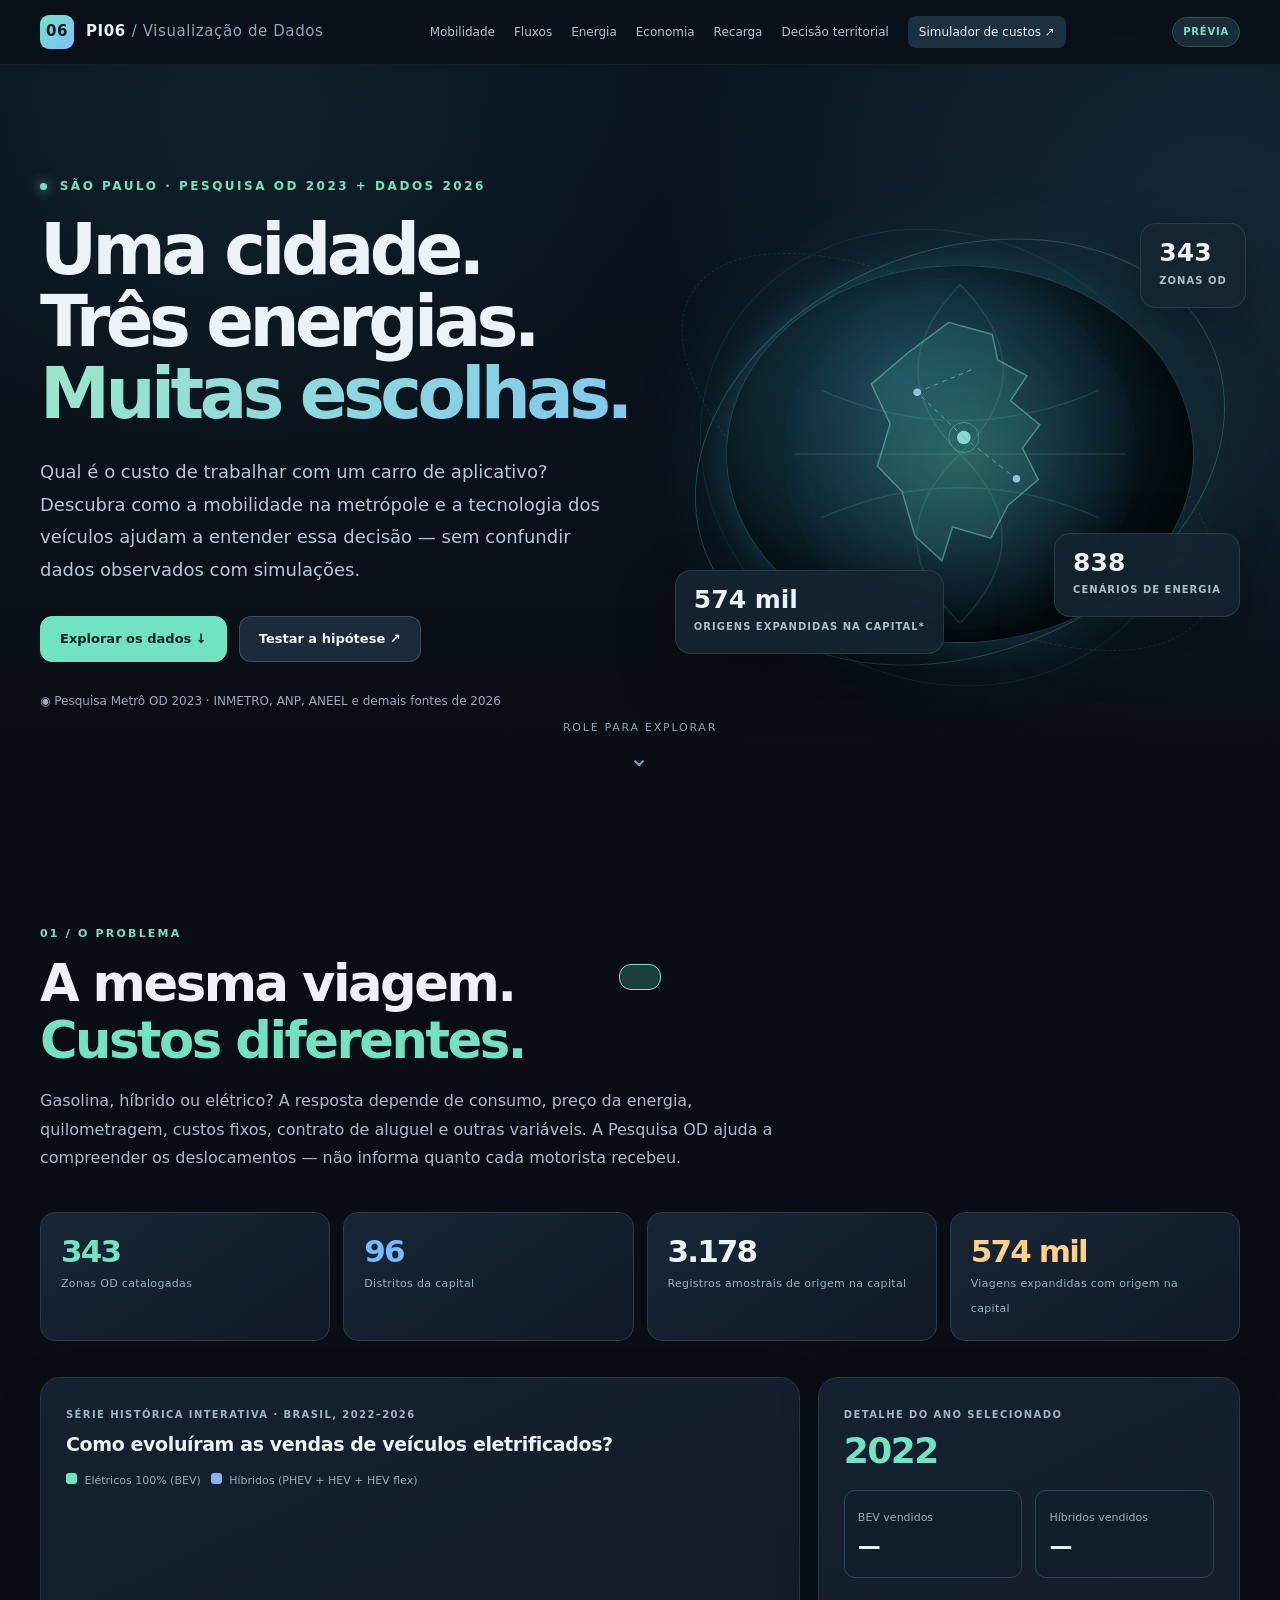
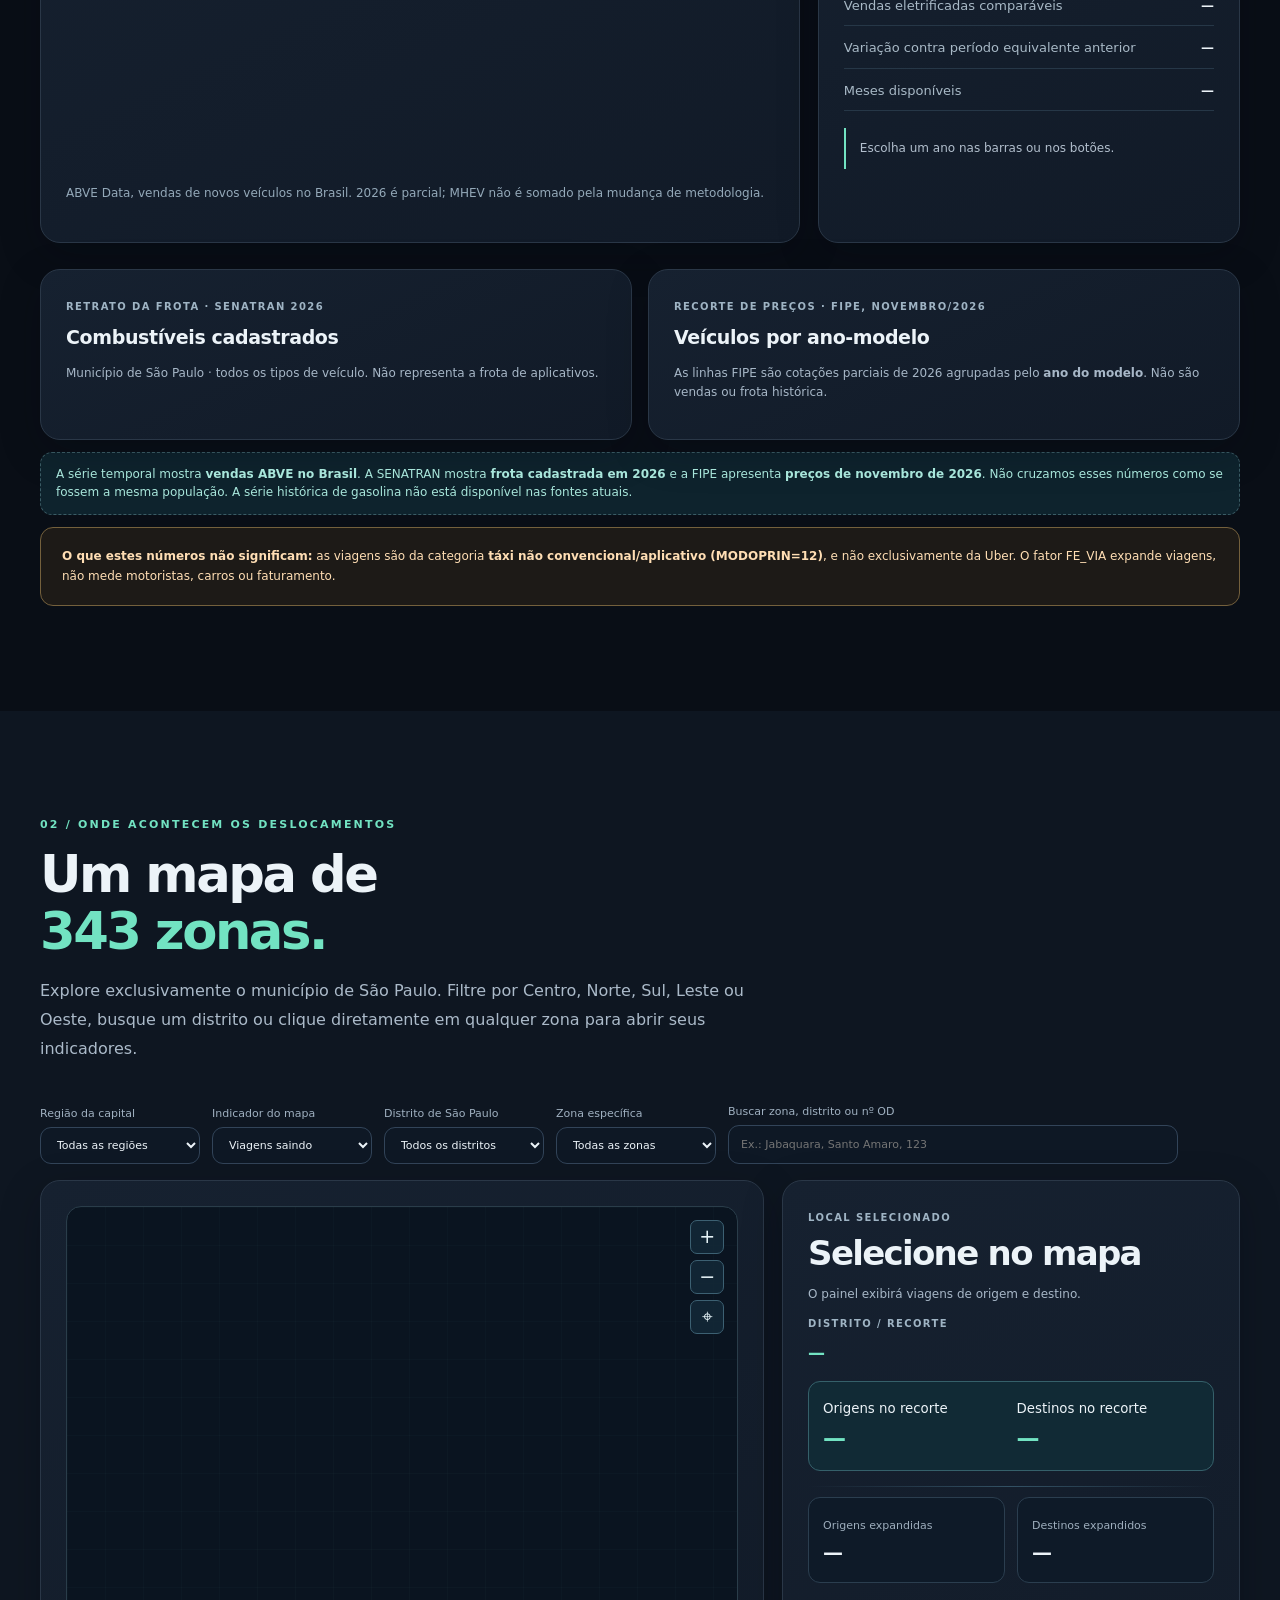
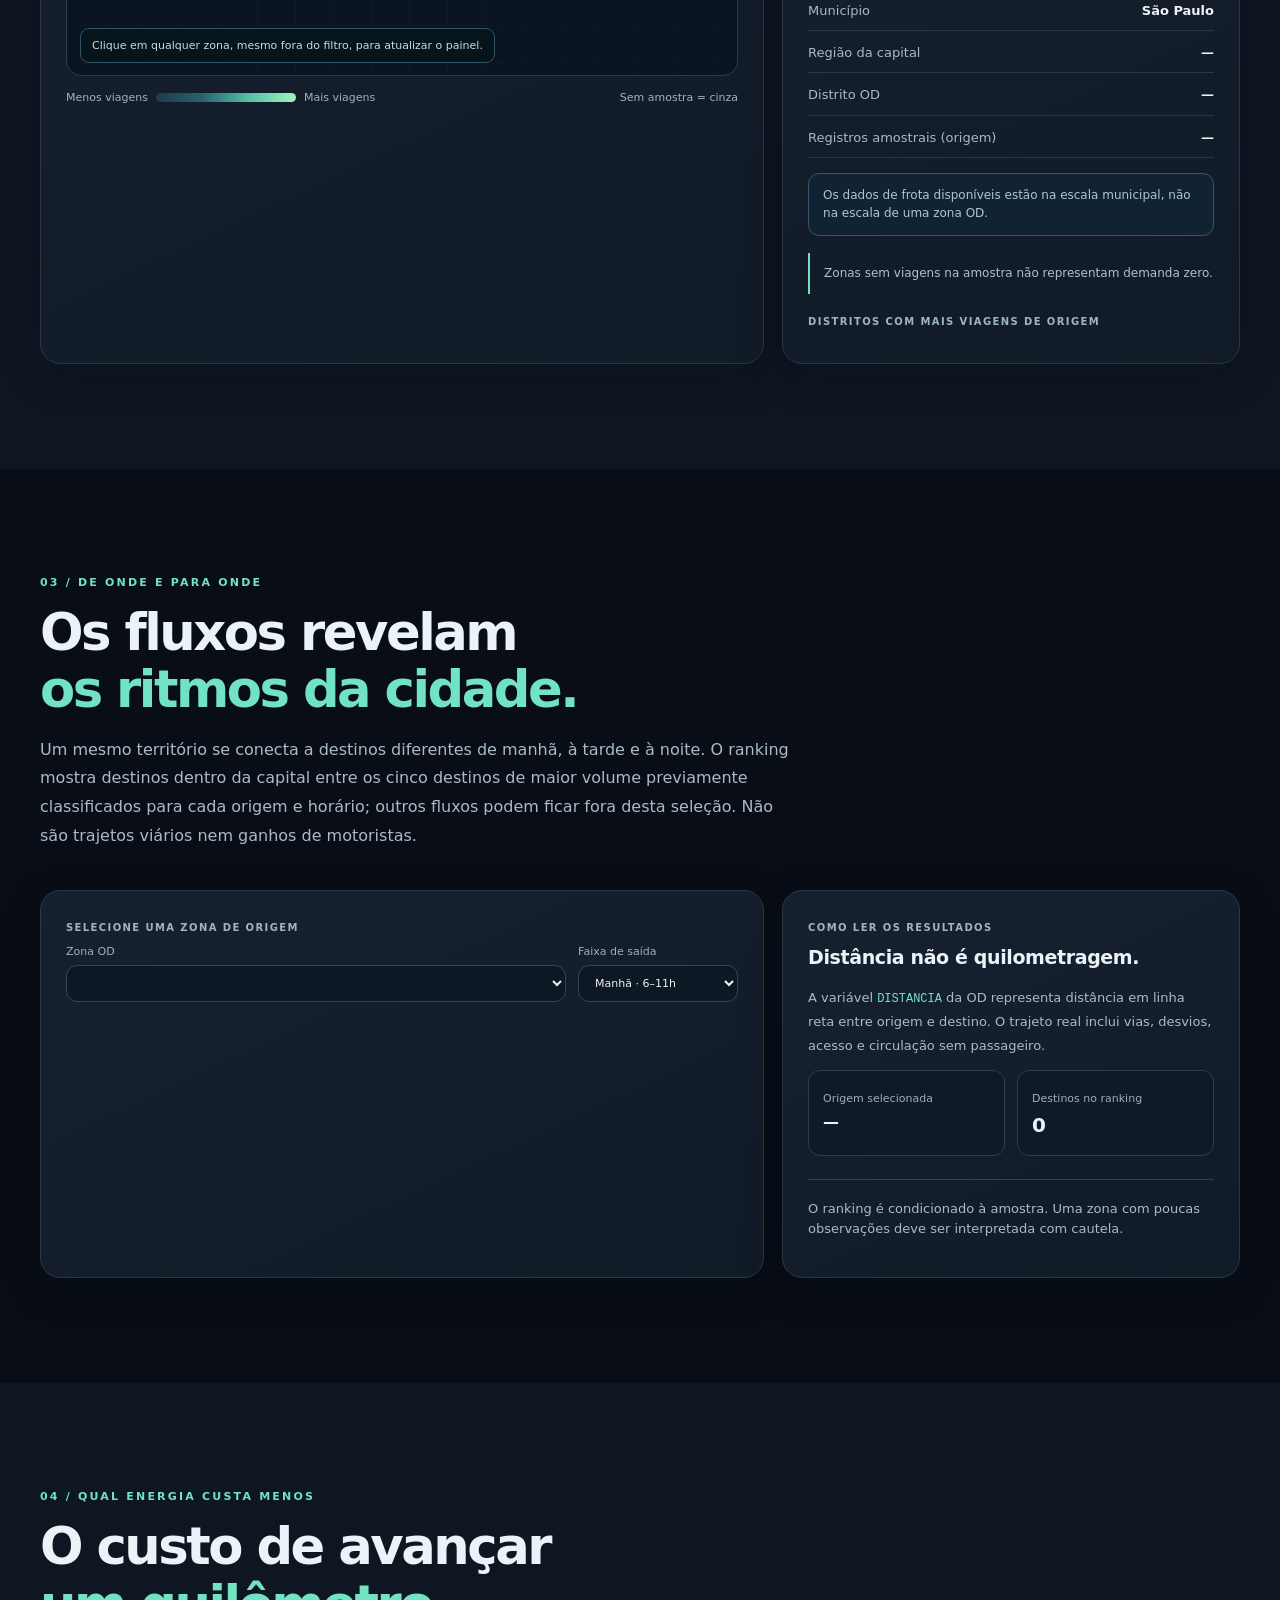
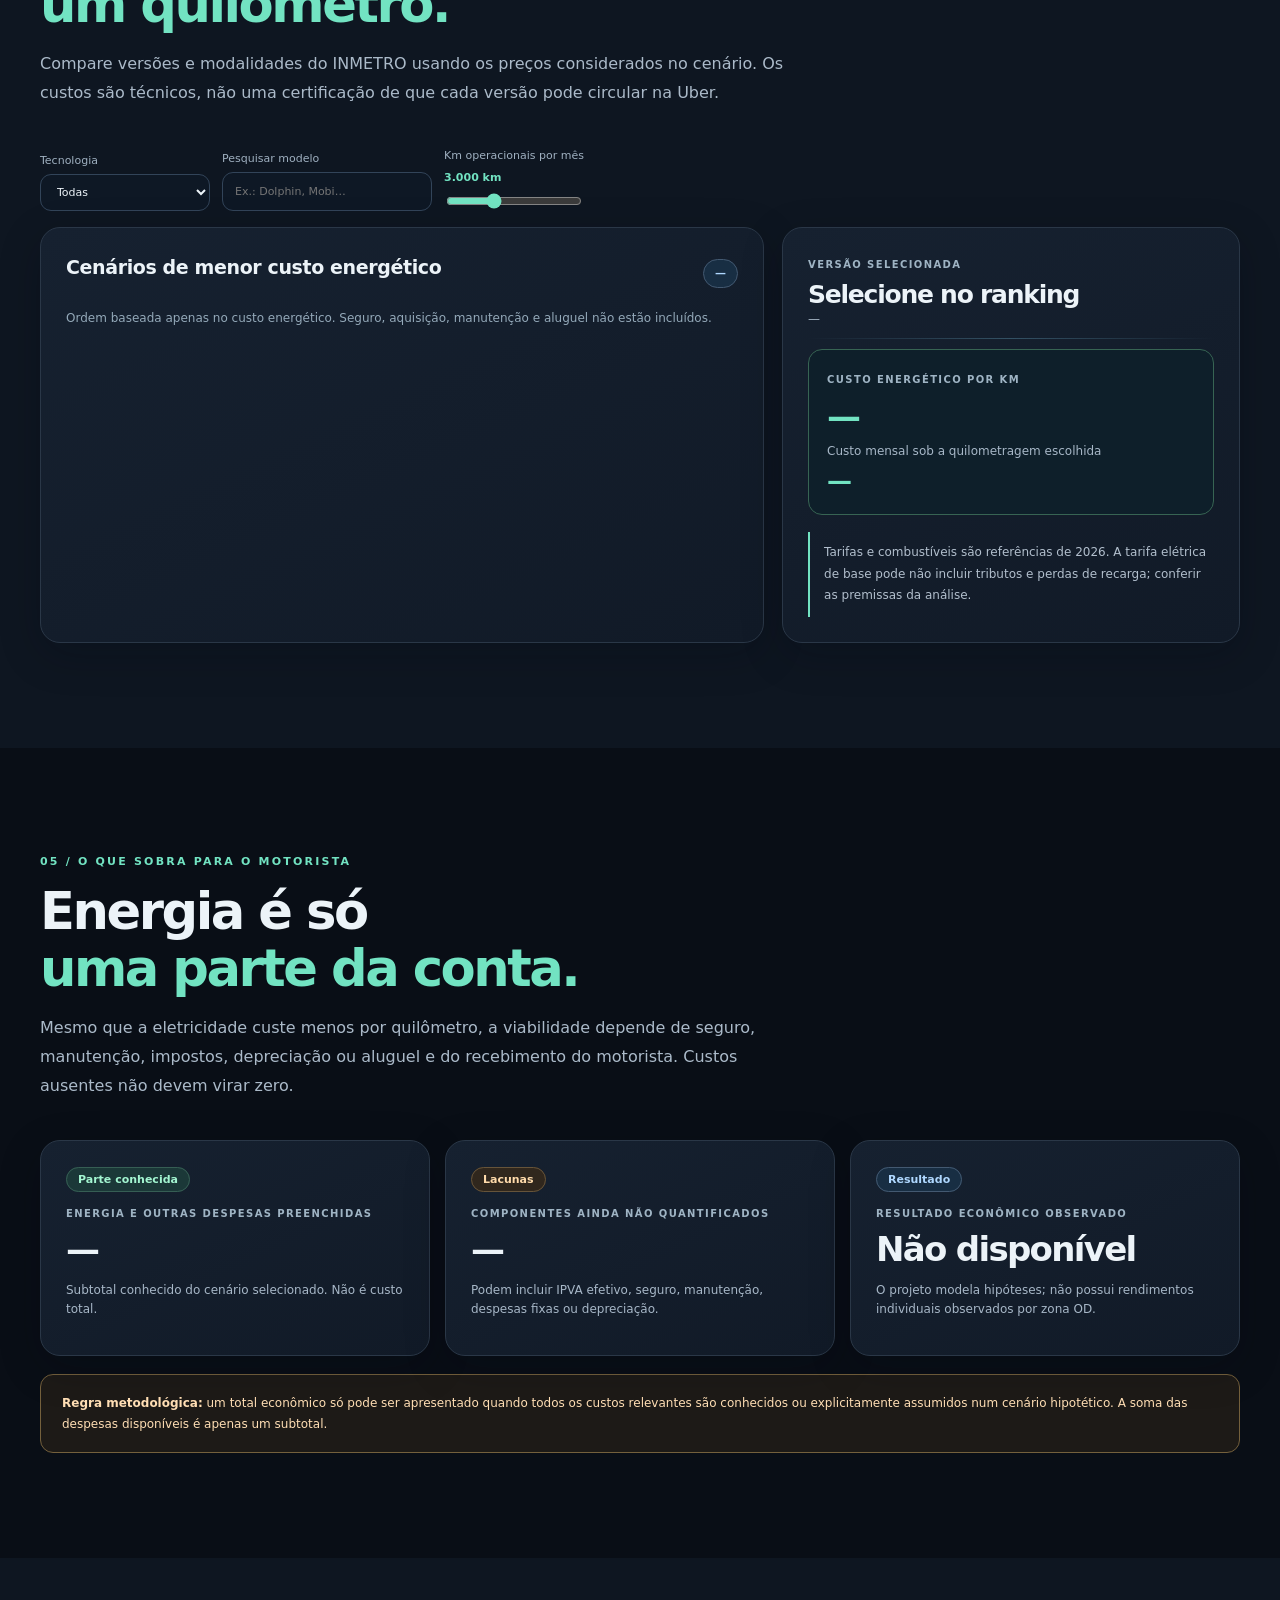
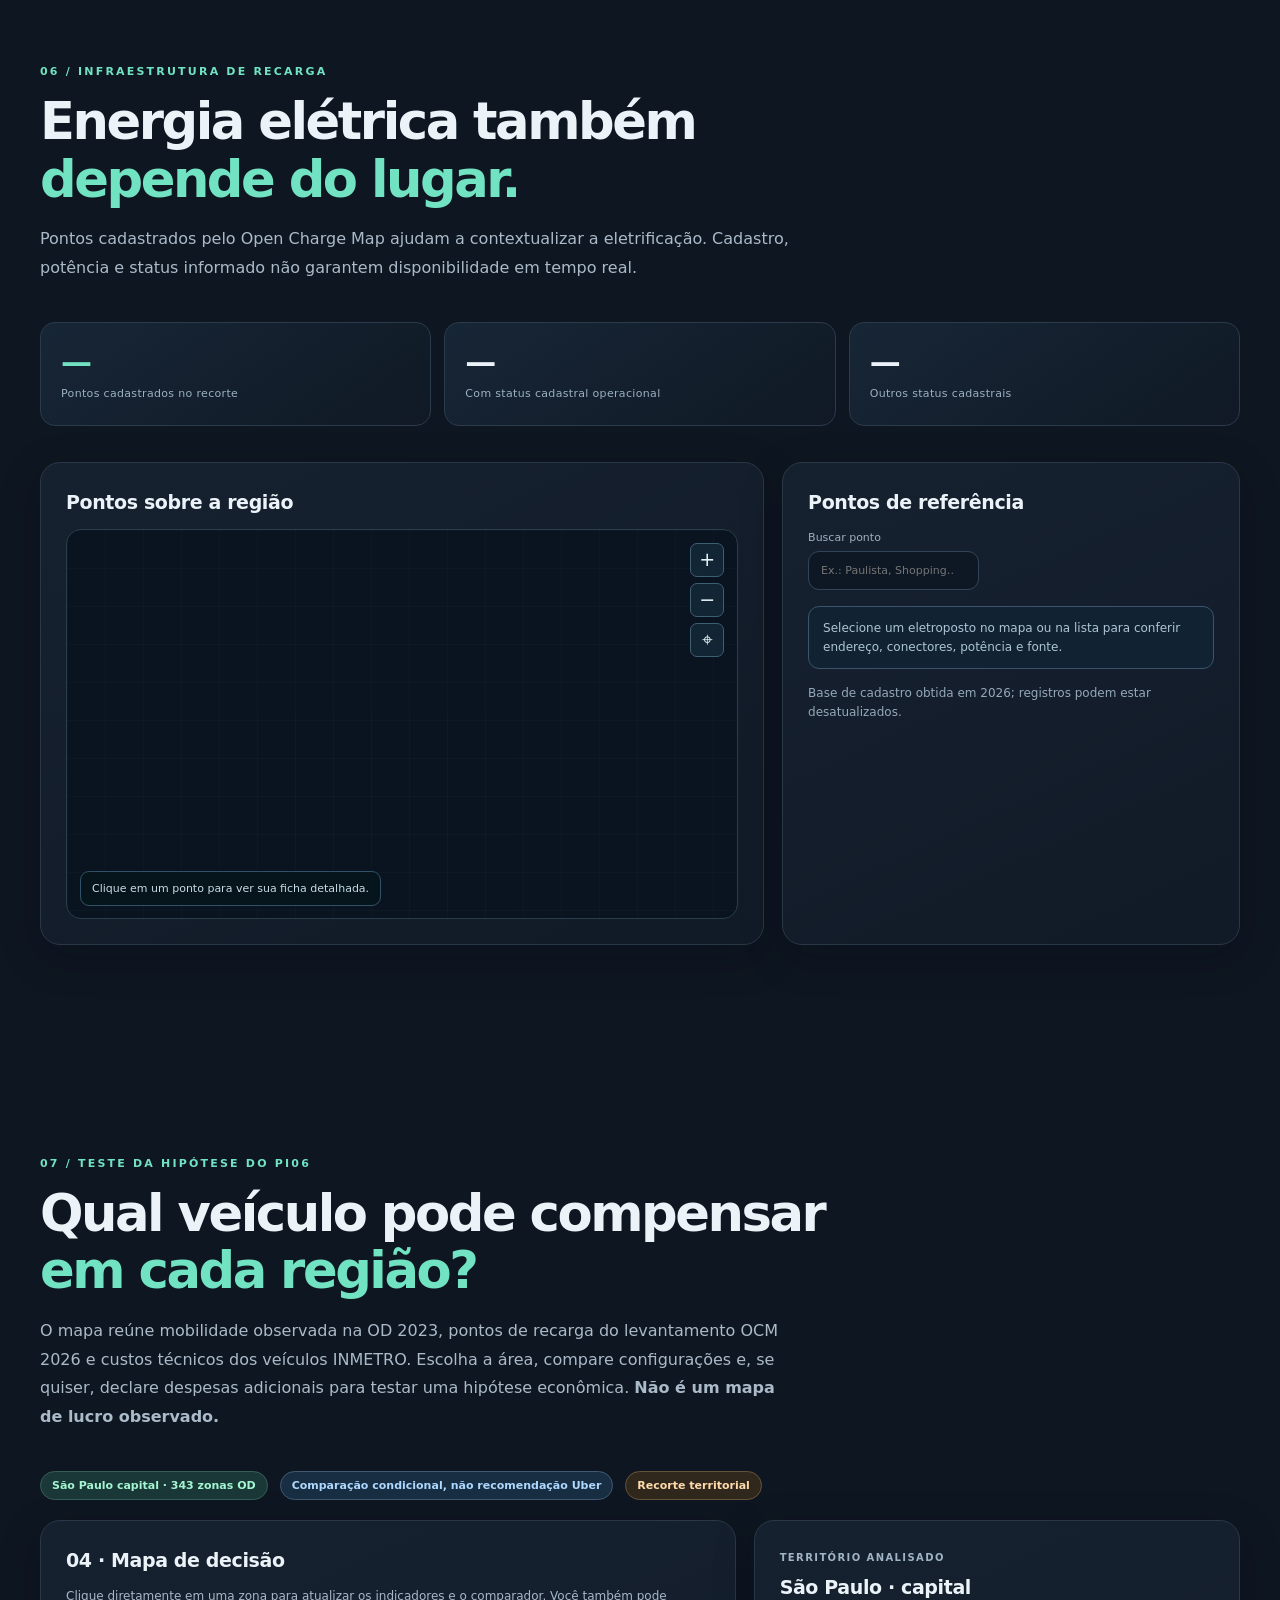
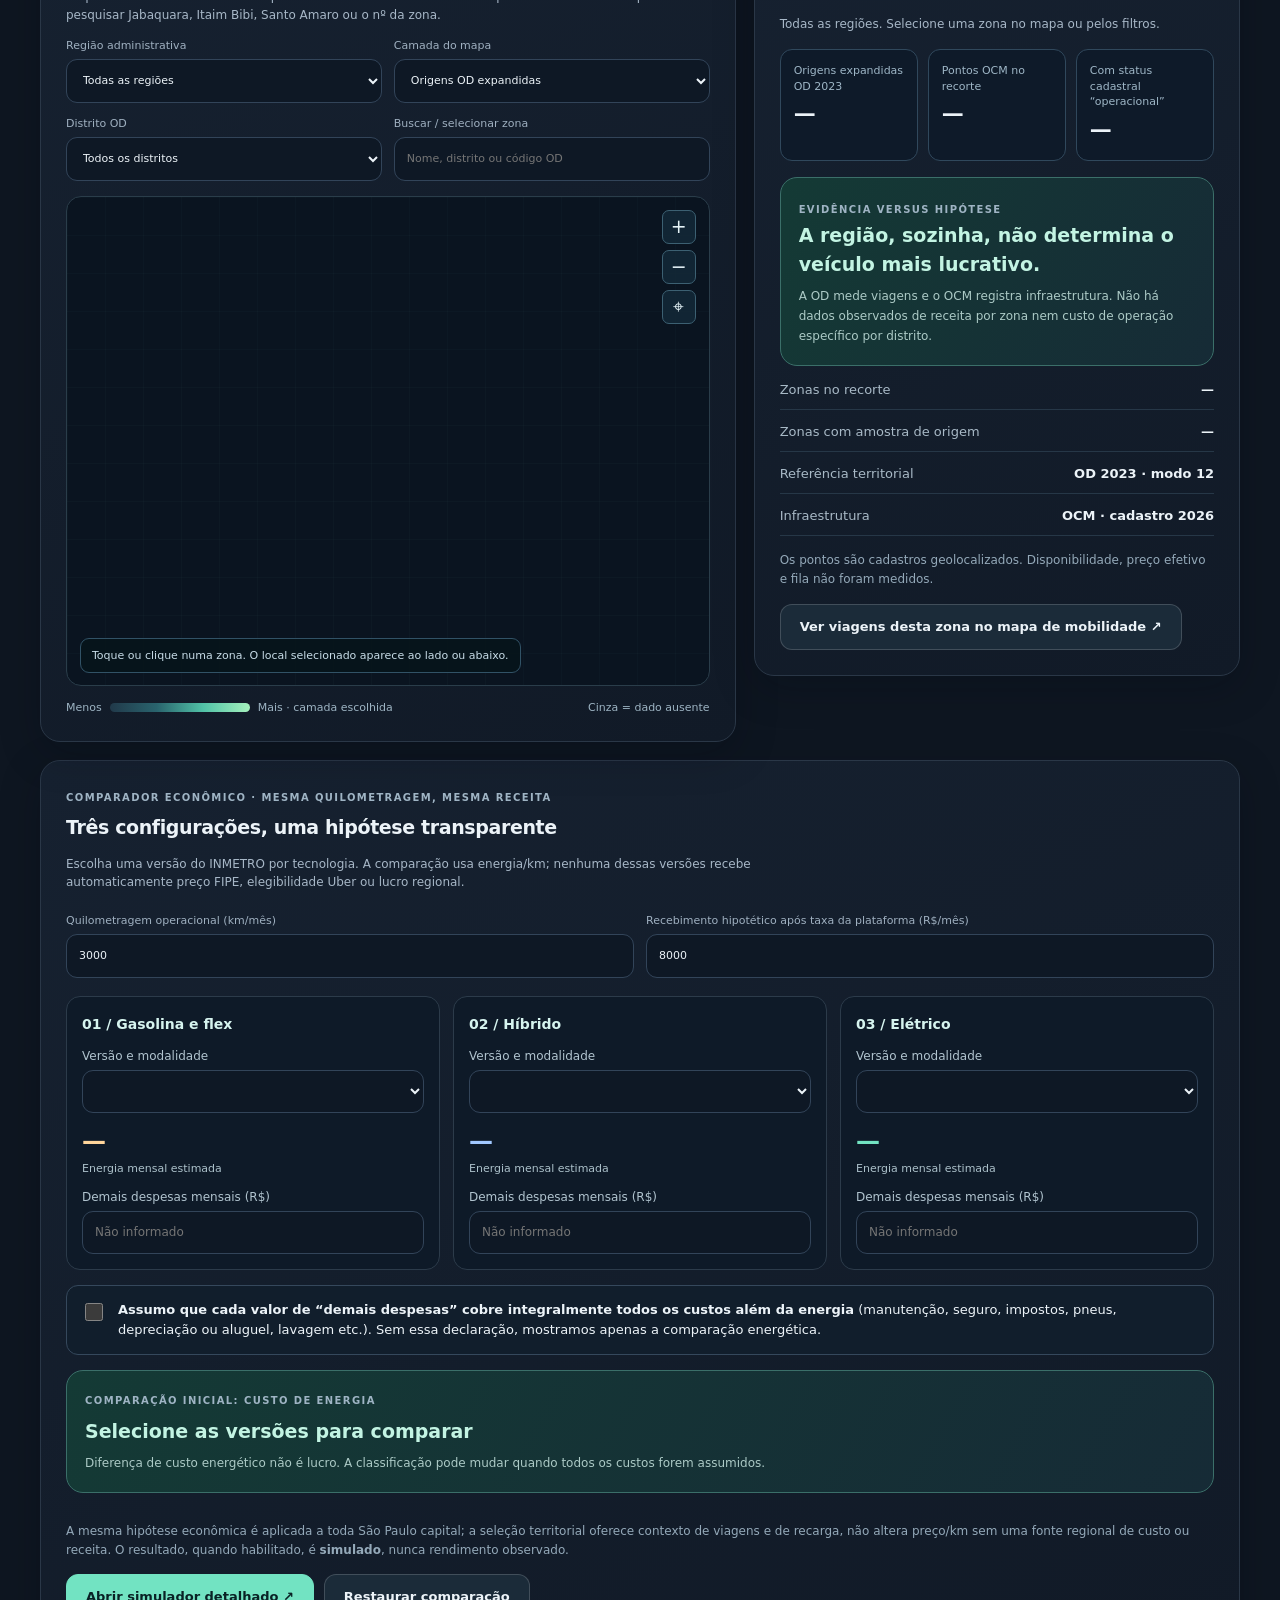
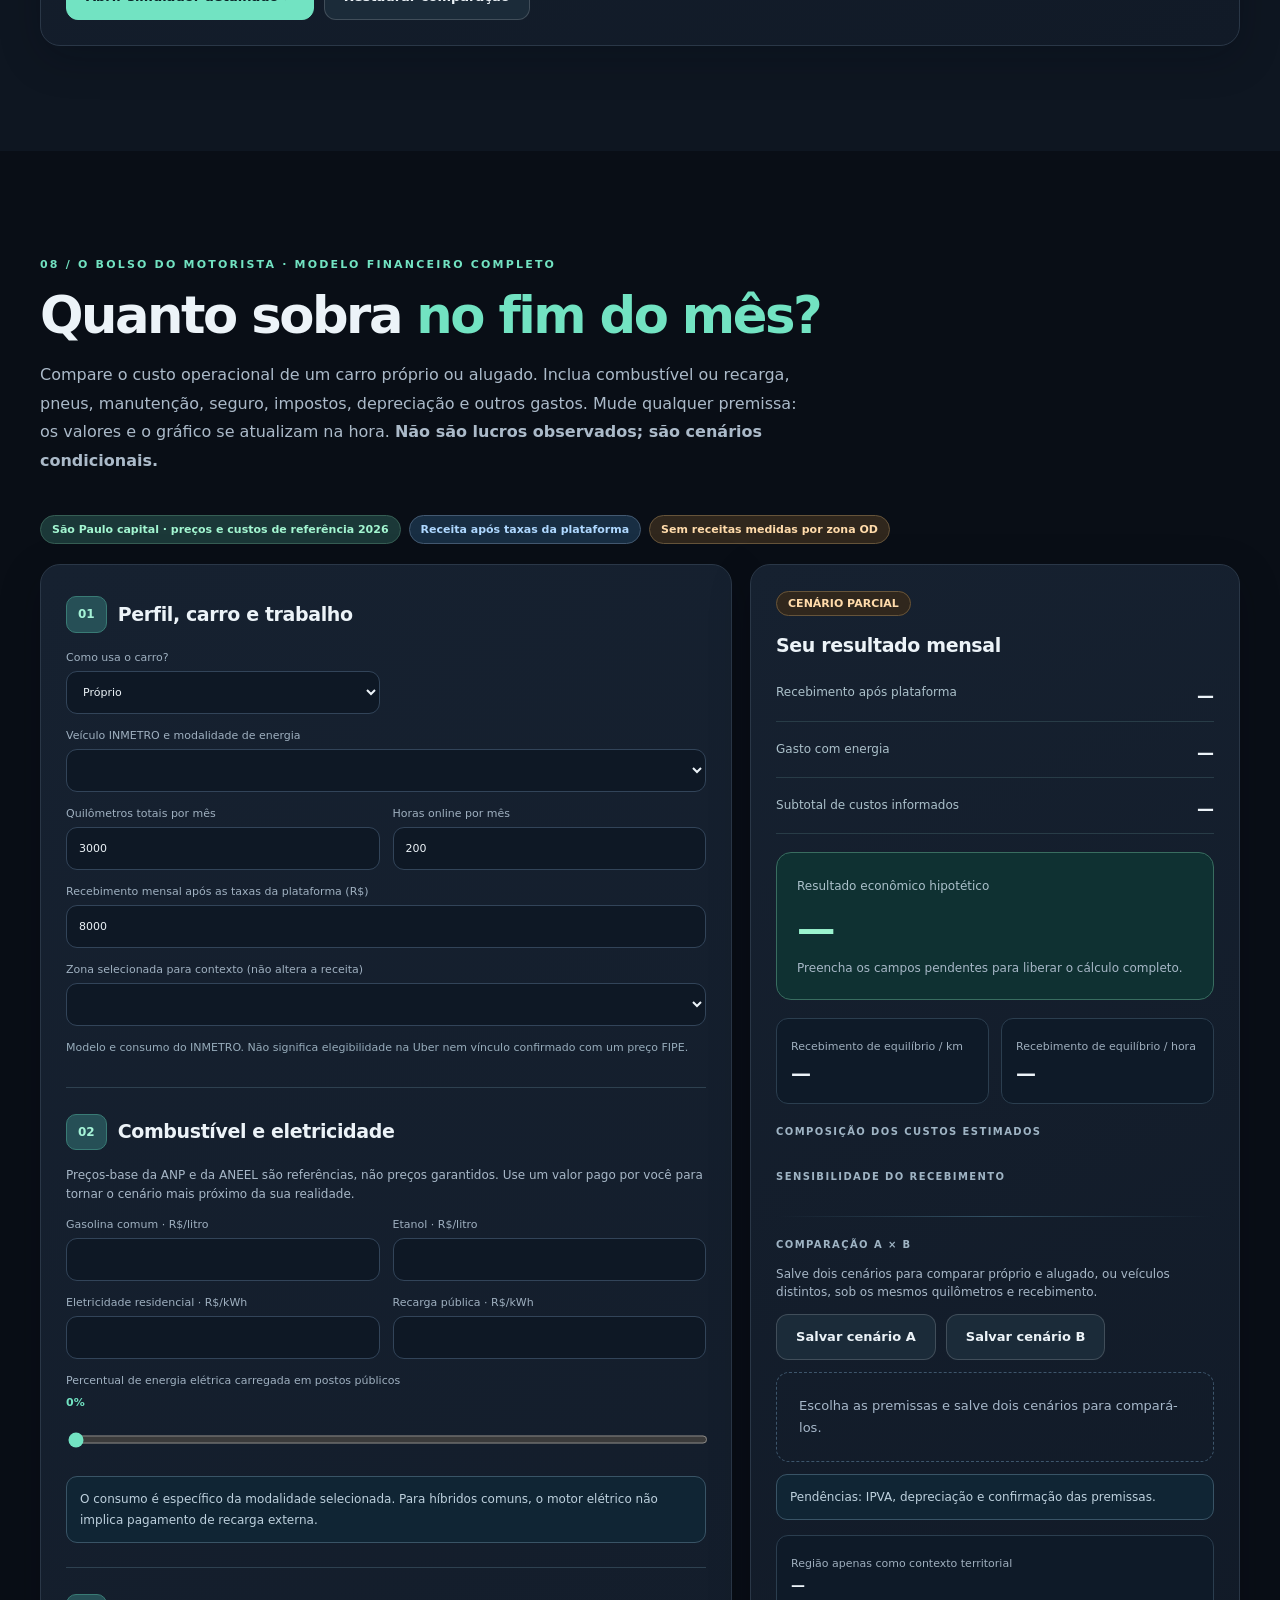
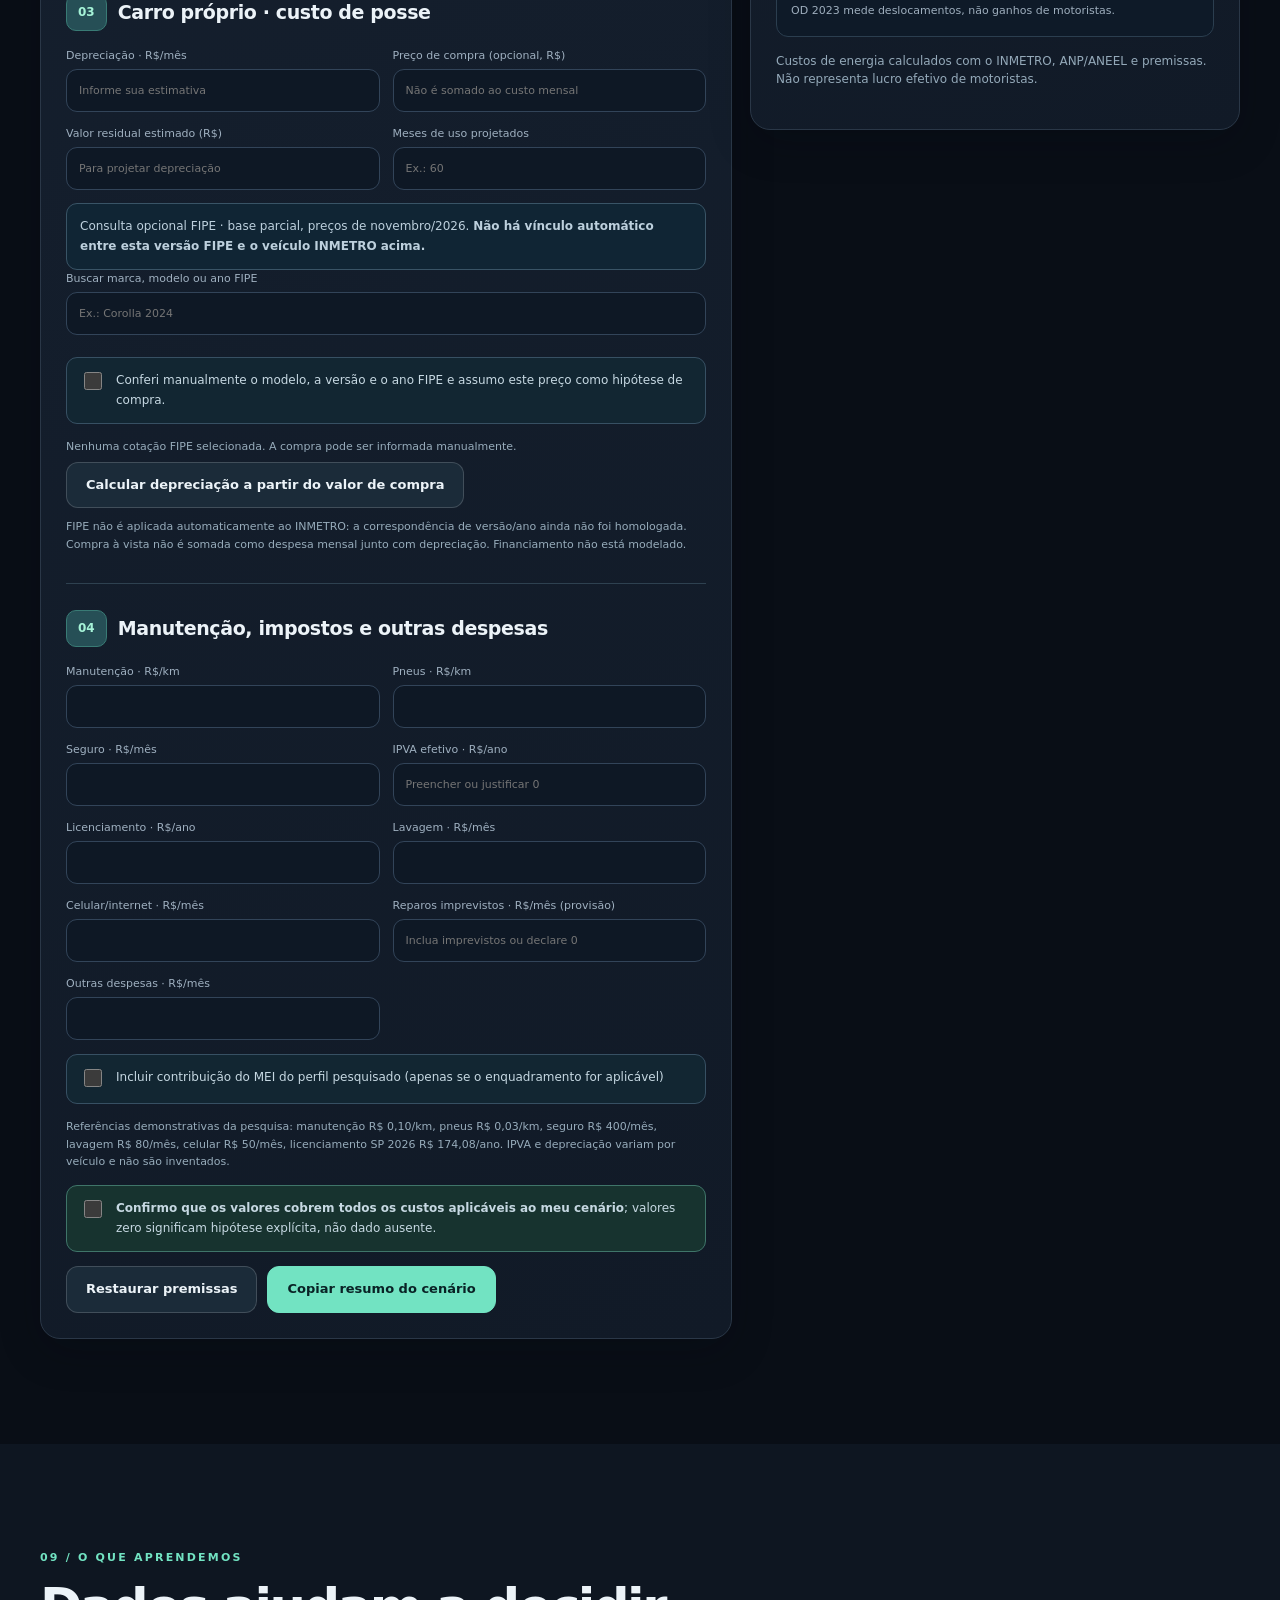
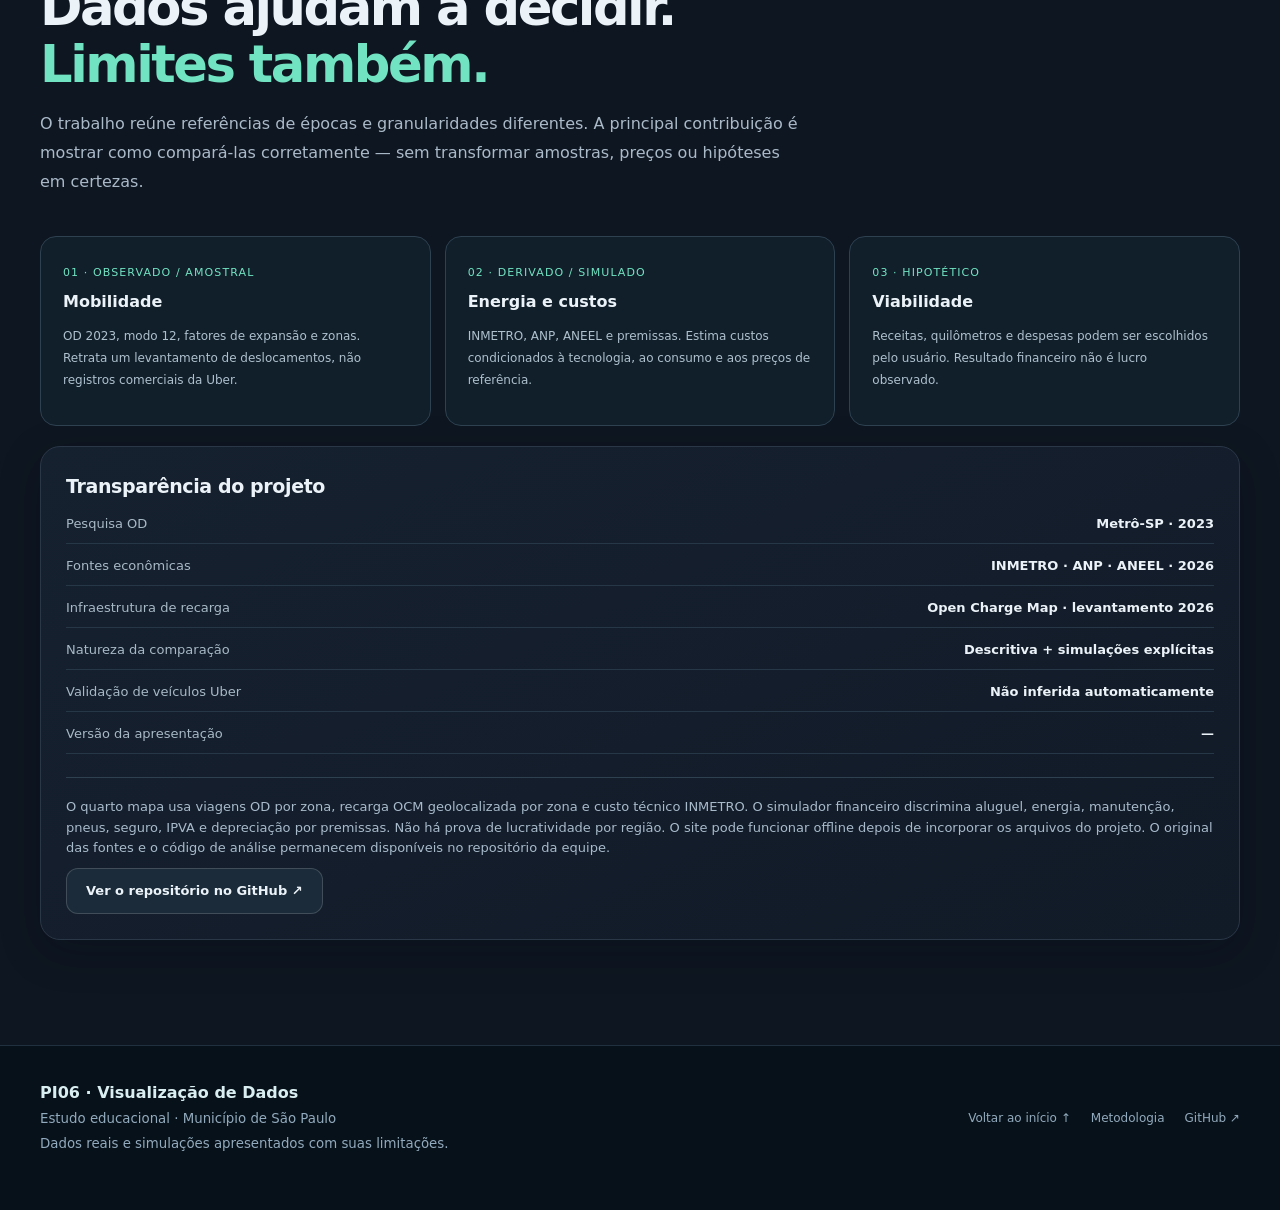
<file: modelo.html>
<!DOCTYPE html>
<html lang="pt-BR">
<head>
<meta charset="utf-8" />
<meta name="viewport" content="width=device-width, initial-scale=1" />
<meta name="color-scheme" content="dark" />
<title>PI06 · Mobilidade, energia e viabilidade do motorista | v2.4</title>
<style>
:root{--bg:#090e16;--bg2:#0d1420;--panel:#121c2a;--panel2:#172231;--line:#283447;--ink:#ecf3f8;--muted:#9caab9;--faint:#6e8196;--mint:#72e3c2;--blue:#79bafb;--purple:#be9cff;--yellow:#ffcf8d;--red:#ff8d9b;--radius:20px;--shadow:0 22px 60px #0005}
*{box-sizing:border-box}html{scroll-behavior:smooth}body{margin:0;background:var(--bg);color:var(--ink);font-family:Inter,"Segoe UI",system-ui,-apple-system,sans-serif;line-height:1.55}::selection{background:#65eacb55}a{color:inherit;text-decoration:none}button,input,select{font:inherit}button{cursor:pointer}button:disabled{opacity:.5;cursor:not-allowed}input,select{background:#0e1825;color:var(--ink);border:1px solid #324459;border-radius:11px;padding:10px 12px;outline:0;min-width:0}input:focus,select:focus{border-color:var(--mint);box-shadow:0 0 0 3px #72e3c21e}button:focus-visible,a:focus-visible{outline:3px solid var(--mint);outline-offset:3px}
.wrap{width:min(1260px,calc(100% - 80px));margin:auto}.top{position:fixed;top:0;left:0;right:0;height:65px;z-index:90;display:flex;align-items:center;justify-content:center;background:#091019df;backdrop-filter:blur(22px);border-bottom:1px solid #ffffff0d}.top .wrap{display:flex;align-items:center;justify-content:space-between;gap:25px}.brand{display:flex;gap:12px;align-items:center;font-size:15px;font-weight:800;letter-spacing:.04em}.brandmark{display:grid;place-items:center;width:34px;height:34px;background:linear-gradient(135deg,var(--mint),#80bfff);color:#071421;border-radius:9px;font-weight:900}.nav{display:flex;align-items:center;gap:19px}.nav a{font-size:12px;color:#b4c2d0;transition:color .2s;white-space:nowrap}.nav a:hover,.nav a.active{color:var(--mint)}.nav .nav-end{background:#1b3040;padding:7px 11px;border-radius:8px;color:var(--ink)}.progress{position:absolute;height:2px;left:0;bottom:-1px;width:0;background:linear-gradient(90deg,var(--mint),var(--blue));transition:width .08s}.mode{border-radius:999px;background:#1a2b39;color:var(--mint);border:1px solid #345246;font-size:10px;font-weight:800;letter-spacing:.08em;padding:6px 10px;text-transform:uppercase;white-space:nowrap}
.hero{position:relative;min-height:820px;padding:168px 0 100px;display:flex;align-items:center;overflow:hidden;background:radial-gradient(ellipse 760px 700px at 95% 30%,#21445670,transparent 73%),radial-gradient(ellipse 560px 500px at 19% 16%,#224a4b3d,transparent 75%),linear-gradient(180deg,#0a1520,#090e16 94%)}.hero:after{content:"";position:absolute;bottom:0;left:0;right:0;height:160px;background:linear-gradient(transparent,var(--bg));pointer-events:none}.hero .wrap{z-index:2;display:grid;grid-template-columns:1.02fr .98fr;align-items:center;gap:35px}.overline{font-weight:800;color:var(--mint);letter-spacing:.21em;font-size:12px;text-transform:uppercase}.hero h1{font-size:clamp(50px,5.5vw,88px);font-weight:800;line-height:1.02;letter-spacing:-.065em;margin:19px 0 26px}.hero h1 em{font-style:normal;background:linear-gradient(120deg,#9be8cb,#80c8ef);color:transparent;background-clip:text}.lead{max-width:590px;color:#b6c8d5;font-size:18px;line-height:1.8}.hero-actions{display:flex;flex-wrap:wrap;gap:12px;margin:30px 0}.btn{border:1px solid #ffffff2a;border-radius:12px;padding:12px 19px;display:inline-flex;align-items:center;justify-content:center;gap:8px;background:#1b2b39;color:var(--ink);font-weight:700;font-size:13px;transition:.18s}.btn:hover{transform:translateY(-2px);background:#293b4e}.btn.primary{background:var(--mint);color:#092225;border-color:var(--mint)}.btn.primary:hover{background:#9bedda}.hero-note{display:flex;gap:9px;align-items:center;font-size:12px;color:var(--muted);margin-top:24px}.hero-art{height:525px;position:relative}.orb{position:absolute;inset:15% 6% 12% 8%;border-radius:50%;background:radial-gradient(circle at 45% 45%,#234959,#112937 55%,transparent 75%);box-shadow:0 0 100px #40dbdd1c;filter:blur(7px)}.orbit{position:absolute;border:1px solid #6ed8c83e;border-radius:50%;transform:rotate(-22deg);inset:13% 1% 10% 3%}.orbit.two{inset:25% -2% 22% -4%;transform:rotate(32deg);border-style:dashed;opacity:.5}.orbit.three{inset:5% 13% 0% 9%;transform:rotate(-62deg);opacity:.35}.globe{position:absolute;inset:16% 8% 12% 10%;border-radius:50%;background:radial-gradient(circle at 37% 30%,#153b49,#07151b 67%);border:1px solid #6bd3cd35;box-shadow:inset -30px -30px 70px #0009,0 0 40px #41d1c91c;overflow:hidden}.globe svg{width:100%;height:100%;opacity:.82}.hero-stat{position:absolute;background:#162632d9;backdrop-filter:blur(12px);border:1px solid #45616a67;border-radius:16px;padding:15px 18px;box-shadow:var(--shadow)}.hero-stat b{font-size:25px;display:block;line-height:1.1}.hero-stat span{color:#aabfc9;font-size:10px;text-transform:uppercase;letter-spacing:.1em;font-weight:700}.hs1{top:8%;right:-1%}.hs2{bottom:10%;left:1%}.hs3{bottom:17%;right:0%}.scrolldown{position:absolute;bottom:43px;left:50%;transform:translateX(-50%);font-size:11px;color:#8ca2af;z-index:5;text-align:center;letter-spacing:.16em}
.section{padding:105px 0;position:relative;scroll-margin-top:65px}.section.alt{background:#0e1621}.section-head{margin-bottom:39px;max-width:790px}.eyebrow{color:var(--mint);font-size:11px;font-weight:800;letter-spacing:.2em;text-transform:uppercase}.section h2{font-size:clamp(34px,4vw,57px);margin:13px 0 17px;letter-spacing:-.048em;line-height:1.12}.section .deck{color:#abbac9;font-size:16px;max-width:760px;line-height:1.8}.badge-line{display:flex;gap:10px;align-items:center;flex-wrap:wrap}.pill{font-size:11px;font-weight:700;border:1px solid #3f515e;border-radius:100px;padding:5px 11px;color:#aebfcc;background:#1a2532}.pill.green{color:#a3f6d1;border-color:#365e54;background:#1b3838}.pill.blue{color:#afd8ff;border-color:#435971;background:#182e43}.pill.warn{color:#ffdbab;border-color:#66543a;background:#30271d}.card{background:linear-gradient(155deg,#162130,#111a27);border:1px solid #2a3747;border-radius:var(--radius);padding:25px;box-shadow:0 12px 42px #050b1238}.card h3{margin:0 0 12px;font-size:19px;letter-spacing:-.02em}.card .sub{color:#a7b7c7;font-size:12px}.metrics{display:grid;grid-template-columns:repeat(4,1fr);gap:13px;margin:26px 0 36px}.metric{padding:20px;border:1px solid #2b3b4c;border-radius:15px;background:linear-gradient(145deg,#172636,#101925)}.metric b{font-size:31px;letter-spacing:-.06em;display:block;line-height:1.2}.metric span{font-size:11px;color:#9bb1c1;letter-spacing:.03em}.metric b.mint{color:var(--mint)}.metric b.blue{color:var(--blue)}.metric b.yellow{color:var(--yellow)}.meta-note{font-size:12px;color:#94a9b9;margin:15px 0}.twocol{display:grid;grid-template-columns:minmax(0,1.36fr) minmax(320px,.86fr);gap:18px}.controls{display:flex;gap:12px;align-items:end;flex-wrap:wrap;margin-bottom:16px}.field{display:flex;flex-direction:column;gap:5px;font-size:11px;color:#9fb0c0;min-width:120px}.field select{min-width:160px}.field input[type=range]{accent-color:var(--mint);padding:0;border:0;background:transparent}.mapbox{background:#0a1420;border:1px solid #2a3d4a;border-radius:15px;position:relative;height:470px;overflow:hidden}.mapbox:before{content:"";position:absolute;inset:0;pointer-events:none;opacity:.17;background-image:linear-gradient(#8dd4cb28 1px,transparent 1px),linear-gradient(90deg,#8dd4cb28 1px,transparent 1px);background-size:38px 38px}.mapbox svg{position:relative;width:100%;height:100%;display:block;touch-action:none;cursor:grab}.mapbox svg:active{cursor:grabbing}.mapbox .preview-map{width:100%;height:100%;object-fit:contain;filter:saturate(.8) brightness(.8)}.maphint{position:absolute;left:13px;bottom:12px;background:#07151ad9;border:1px solid #315266;border-radius:9px;color:#c7dce7;padding:8px 11px;font-size:11px;max-width:75%}.mapzoom{position:absolute;right:13px;top:13px;display:flex;flex-direction:column;gap:6px}.mapzoom button{background:#132838d9;color:#e5f3f7;border:1px solid #3c6072;border-radius:7px;width:34px;height:34px;font-size:19px}.zone{fill-rule:evenodd;stroke:#0b1b28;stroke-width:.65;cursor:pointer;vector-effect:non-scaling-stroke;transition:fill .14s}.zone:hover{fill:#fff0ae!important;stroke:#fff3bf;stroke-width:1.6}.zone.selected{fill:#ffcb80!important;stroke:#fff4cb;stroke-width:1.9}.zone.hidden-zone{opacity:.23;pointer-events:auto}.zone.hidden-zone.selected{opacity:1}.municipality{stroke:#9bdccc;stroke-opacity:.48;stroke-width:1.4;fill:none;pointer-events:none;vector-effect:non-scaling-stroke}.charging-point{fill:#f3d088;stroke:#38270d;stroke-width:.6;cursor:pointer}.charging-point:hover{fill:#fff;stroke-width:2}.maptooltip{position:absolute;z-index:5;pointer-events:none;min-width:140px;padding:8px 11px;background:#0c1c29f2;border:1px solid #69c8c585;box-shadow:0 6px 25px #0009;border-radius:9px;color:#e8f8f8;font-size:12px;display:none}.legend{display:flex;align-items:center;gap:8px;color:#9db4c3;font-size:11px;margin:13px 0 0;flex-wrap:wrap}.gradbar{width:140px;height:9px;border-radius:20px;background:linear-gradient(90deg,#21394a,#29636d,#51c2a7,#a5f1bd)}.baritem{margin:11px 0;cursor:pointer}.barhead{display:flex;justify-content:space-between;gap:10px;font-size:12px;margin-bottom:5px}.barhead b{font-weight:600}.barhead span{color:#adc4d4;font-variant-numeric:tabular-nums}.track{height:9px;background:#243445;border-radius:10px;overflow:hidden}.track .fill{height:100%;border-radius:10px;background:linear-gradient(90deg,#367fa1,var(--mint));transition:width .4s}.baritem:hover .fill{filter:brightness(1.2)}.sidenote{border-left:2px solid var(--mint);padding:10px 0 10px 14px;color:#b2bfcd;font-size:12px;line-height:1.8;margin-top:17px}.empty{padding:22px;border:1px dashed #3d556b;border-radius:13px;color:#a6b7c9;font-size:13px;line-height:1.7}.smallcap{color:#9fb4c4;font-size:10px;text-transform:uppercase;letter-spacing:.14em;font-weight:800;margin:4px 0 8px}.big-num{font-size:34px;font-weight:800;letter-spacing:-.05em;line-height:1.18}.info-rows{display:flex;flex-direction:column;gap:12px}.info-row{display:flex;justify-content:space-between;gap:12px;font-size:13px;padding-bottom:9px;border-bottom:1px solid #263747}.info-row span{color:#a8b9c6}.info-row b{text-align:right}.split-stat{display:grid;grid-template-columns:1fr 1fr;gap:12px}.mini{border:1px solid #2b3e4f;border-radius:12px;background:#0e1a28;padding:14px}.mini b{display:block;font-size:20px}.mini span{font-size:11px;color:#9eaebd}.tabset{display:flex;flex-wrap:wrap;gap:7px;margin:14px 0}.tab{border:1px solid #3b5060;border-radius:9px;padding:8px 12px;background:#152534;color:#b9cbd5;font-size:12px}.tab.current{background:#2c6b69;color:#f4ffff;border-color:#71dbbd}.grid3{display:grid;grid-template-columns:repeat(3,1fr);gap:15px}.process{display:flex;gap:13px;padding:20px 0;border-bottom:1px solid #253547}.process .num{font-size:14px;color:var(--mint);font-weight:800}.process b{display:block;font-size:15px}.process p{margin:4px 0 0;color:#a3b5c4;font-size:12px}.howto{display:grid;grid-template-columns:repeat(3,1fr);gap:14px}.howto article{padding:22px;border:1px solid #2e4150;border-radius:16px;background:#111f2b}.howto span{color:var(--mint);font-size:11px;letter-spacing:.1em}.howto h4{font-size:16px;margin:6px 0}.howto p{font-size:12px;color:#aec1cd;line-height:1.8}.notice{padding:18px 21px;border:1px solid #74603c;background:#31251883;border-radius:13px;color:#ffdeb4;font-size:12px;line-height:1.7}.banner{padding:16px 20px;border-radius:12px;border:1px solid #4a6875;background:#152937;margin:18px 0;color:#c9e2e5;font-size:12px}.footer{background:#07111a;border-top:1px solid #21303e;padding:35px 0 55px;color:#92aabd}.footer .wrap{display:flex;justify-content:space-between;align-items:center;gap:20px;flex-wrap:wrap}.footer b{color:#d9eef0}#toast{position:fixed;bottom:30px;left:50%;transform:translateX(-50%) translateY(120px);background:#1b3f3e;border:1px solid #81e5d0;border-radius:12px;padding:12px 20px;font-size:13px;z-index:100;transition:transform .3s;color:#e8ffff}#toast.show{transform:translateX(-50%) translateY(0)}.separator{height:1px;background:linear-gradient(90deg,transparent,#335164,transparent);margin:10px 0}.light{color:var(--mint)}.yellow{color:var(--yellow)}.mono{font-family:ui-monospace,Consolas,monospace;font-size:12px}.float-compare{border-radius:14px;background:#1b3540;border:1px solid #3f7c79;padding:20px}.float-compare strong{font-size:29px;color:var(--mint)}.sticky{position:sticky;top:82px}.sidepanel{max-height:790px;overflow:auto}.flowrow{display:grid;grid-template-columns:32px minmax(0,1fr) 90px;gap:11px;align-items:center;border-bottom:1px solid #2b3a47;padding:12px 0;font-size:12px}.flowrow .rank{background:#244858;color:var(--mint);border-radius:9px;text-align:center;padding:6px}.flowrow .v{color:#bdd6e0;text-align:right;font-variant-numeric:tabular-nums}.pricebox{padding:18px;background:#0e1f2a;border:1px solid #376453;border-radius:14px}.pricebox .big-num{color:var(--mint)}.simgauge{display:flex;gap:8px;margin:18px 0}.simgauge>div{height:18px;border-radius:5px;background:linear-gradient(90deg,#307b7e,var(--mint));transition:width .25s}.simgauge>div.missing{background:#4a4255}.footerlinks{display:flex;gap:20px;font-size:12px}.savebtn{font-size:12px}.dot{display:inline-block;width:7px;height:7px;background:var(--mint);border-radius:50%;box-shadow:0 0 12px var(--mint);margin-right:6px}.quote{border-top:1px solid #2d4151;margin-top:23px;padding-top:19px;color:#a9bbcb;font-size:13px}.footer small{line-height:1.8}.sourcecode{font-size:11px;color:#7794a4;word-break:break-all}
@media(max-width:1000px){.nav{gap:11px}.nav a{font-size:11px}.wrap{width:min(100% - 40px,1260px)}.hero .wrap{grid-template-columns:1fr}.hero{padding-top:125px}.hero-art{height:380px;max-width:630px;width:100%;margin:0 auto}.twocol{grid-template-columns:1fr}.sticky{position:static}.metrics{grid-template-columns:repeat(2,1fr)}}@media(max-width:700px){.nav a:not(.nav-end){display:none}.hero h1{font-size:52px}.hero{min-height:0}.hero-art{height:320px}.hero-stat{padding:11px}.hero-stat b{font-size:20px}.metrics{grid-template-columns:repeat(2,1fr)}.metric b{font-size:25px}.section{padding:72px 0}.grid3,.howto{grid-template-columns:1fr}.mapbox{height:365px}.controls{gap:9px}.field select{min-width:120px}.card{padding:18px}.footer .wrap{display:block}.footerlinks{margin-top:15px}}
@media(prefers-reduced-motion:reduce){html{scroll-behavior:auto}*,*:before,*:after{transition:none!important;animation:none!important}}
@media print{.top,.scrolldown,.mapzoom,.hero-actions{display:none!important}.section{padding:35px 0;page-break-inside:avoid}.hero{min-height:0;padding:50px 0}.card{box-shadow:none}.wrap{width:100%}}

/* PI06 v2.4 — quarto mapa de análise condicional + navegação responsiva. */
.menu-toggle{display:none;background:#142333;border:1px solid #355161;border-radius:11px;color:#dcf5ef;font-size:13px;font-weight:700;padding:9px 12px}
.decision-head{display:flex;align-items:center;gap:12px;flex-wrap:wrap;margin-bottom:20px}
.decision-grid{display:grid;grid-template-columns:minmax(0,1.23fr) minmax(325px,.86fr);gap:18px;align-items:start}
.decision-controls{display:grid;grid-template-columns:1fr 1fr;gap:12px;margin:20px 0 15px}
.decision-controls .field,.decision-filter .field{min-width:0}
.decision-controls input,.decision-controls select,.decision-filter input,.decision-filter select{width:100%;max-width:100%;min-height:44px}
.decision-map{height:490px}
.decision-map svg{touch-action:pan-y}
.decision-map .zone{stroke-width:.95}
.decision-map .zone.dimmed{opacity:.19}
.decision-map .zone.selected{opacity:1}
.decision-map .charging-point{pointer-events:auto;stroke-width:1;stroke:#1d1a13}
.decision-map .charging-point:focus-visible{stroke:#fff;stroke-width:3}
.decision-filter{display:grid;grid-template-columns:1fr 1fr;gap:12px;margin-bottom:15px}
.decision-callout{background:linear-gradient(120deg,#143a35,#162b36);border:1px solid #3b6f69;border-radius:17px;padding:18px;margin:14px 0}
.decision-callout strong{font-size:19px;display:block;color:#c3f4e3}
.decision-callout p{font-size:12px;color:#accac6;margin:8px 0 0;line-height:1.65}
.decision-stats{display:grid;grid-template-columns:repeat(3,minmax(0,1fr));gap:10px;margin:16px 0}
.decision-stats>div{border:1px solid #30485c;background:#0e1a29;border-radius:12px;padding:13px}
.decision-stats small{display:block;color:#9eb6c6;font-size:11px;line-height:1.4}
.decision-stats b{display:block;font-size:22px;white-space:nowrap;margin-top:3px}
.vehicle-compare{display:grid;grid-template-columns:repeat(3,minmax(0,1fr));gap:13px;margin-top:18px}
.vehicle-option{padding:15px;background:#0e1a28;border:1px solid #2c3b4a;border-radius:14px;min-width:0}
.vehicle-option label{display:block;font-size:12px;color:#b1c4cf;margin:10px 0 5px}
.vehicle-option select,.vehicle-option input{width:100%;min-width:0;max-width:100%;font-size:12px;min-height:43px}
.vehicle-option strong{font-size:14px;color:#d6f4ef}
.vehicle-option .value{font-size:24px;font-weight:800;color:var(--mint);display:block;margin:10px 0 0;letter-spacing:-.03em}
.vehicle-option .value-sub{font-size:11px;color:#acc1ca;display:block}
.vehicle-option[data-group="Híbrido"] .value{color:#a1c8ff}
.vehicle-option[data-group="Gasolina"] .value{color:#ffd59b}
.decision-rank{display:flex;flex-direction:column;gap:10px;margin-top:13px}
.decision-rank .rank-row{display:grid;grid-template-columns:116px 1fr auto;gap:11px;align-items:center;border-radius:12px;padding:10px;background:#101e2c;border:1px solid #304358}
.rank-row .rank-label{font-size:12px;color:#b8c9d3;font-weight:700}
.rank-track{height:10px;background:#2c3a4b;border-radius:20px;overflow:hidden}
.rank-track>i{display:block;height:100%;border-radius:20px;background:linear-gradient(90deg,#4f90b8,#75e2bf)}
.rank-row b{font-size:14px;white-space:nowrap}
.assumption-row{display:flex;align-items:flex-start;gap:12px;margin:15px 0;padding:14px;background:#111e2c;border:1px solid #35485c;border-radius:12px;font-size:13px}
.assumption-row input{margin-top:3px;width:18px;height:18px;flex:0 0 18px;accent-color:var(--mint)}
.decision-subtitle{color:#a6bfcb;font-size:13px;margin:12px 0 6px}
.mobile-note{display:none}
.compact-controls{display:flex;gap:10px;align-items:center;flex-wrap:wrap}
.compact-controls .field{flex:1;min-width:140px}
@media(max-width:1100px){.decision-grid{grid-template-columns:1fr}.decision-map{height:480px}.vehicle-compare{grid-template-columns:repeat(3,1fr)}}
@media(max-width:850px){.menu-toggle{display:inline-flex;align-items:center;justify-content:center}.top .nav{position:absolute;left:18px;right:18px;top:65px;display:none;flex-direction:column;gap:0;background:#102131;border:1px solid #314b5d;border-radius:15px;padding:8px;box-shadow:0 18px 45px #000a;max-height:70vh;overflow-y:auto}.top .nav.open{display:flex}.top .nav a{display:block;width:100%;padding:12px 14px;font-size:14px}.top .nav a:not(.nav-end){display:block}.top .nav .nav-end{background:#204538}.mode{margin-left:auto}.hero{padding:120px 0 70px}.hero .wrap{gap:16px}}
@media(max-width:700px){.wrap{width:calc(100% - 28px)}.top .wrap{gap:10px}.brand{gap:8px;font-size:12px}.brandmark{height:30px;width:30px;flex-shrink:0}.brand .brand-caption{display:none}.top .mode{font-size:9px;padding:5px 7px}.hero{padding:100px 0 55px}.hero h1{font-size:clamp(38px,12vw,56px)}.hero .lead{font-size:15px;line-height:1.7}.hero-art{height:260px}.hero-stat{padding:10px 11px}.hs1{right:0}.hs3{right:0}.section{padding:58px 0;scroll-margin-top:74px}.section h2{font-size:clamp(29px,8.5vw,43px)}.section .deck{font-size:14px}.section-head{margin-bottom:23px}.card{padding:16px}.metrics{grid-template-columns:repeat(2,minmax(0,1fr));gap:9px}.metric{padding:12px}.metric b{font-size:22px}.metric span{font-size:10px}.twocol{grid-template-columns:minmax(0,1fr)}.field{min-width:0;width:100%}.field input,.field select{width:100%!important;min-width:0}.controls .field{flex:1 1 170px}.mapbox{height:330px}.mapbox svg{touch-action:pan-y}.mapzoom button{width:44px;height:44px}.maphint{font-size:10px;max-width:68%;padding:7px}.decision-map{height:365px}.decision-controls{grid-template-columns:1fr}.decision-filter{grid-template-columns:1fr}.vehicle-compare{grid-template-columns:1fr}.decision-stats{grid-template-columns:repeat(3,minmax(0,1fr));gap:6px}.decision-stats>div{padding:9px 7px}.decision-stats b{font-size:17px}.decision-stats small{font-size:10px}.decision-rank .rank-row{grid-template-columns:92px 1fr auto;gap:6px;padding:9px}.decision-rank b{font-size:11px}.mobile-note{display:block;color:#b6ceda;font-size:12px;margin-top:8px}.year-totals{grid-template-columns:1fr 1fr}.sources-row{grid-template-columns:1fr}.timeline-chart{height:230px}.maptooltip{max-width:150px}.hero-actions .btn{flex:1 1 auto}}
@media(max-width:390px){.top .wrap{gap:6px}.brand{font-size:11px}.mode{display:none}.menu-toggle{padding:8px;font-size:12px}.decision-stats b{font-size:14px}.decision-map{height:320px}.year-totals{grid-template-columns:1fr}}

/* v2.4 — prestação de contas do motorista. Sem dependências remotas. */
.financial-head{display:flex;flex-wrap:wrap;gap:8px;margin:0 0 20px}
.finance-layout{display:grid;grid-template-columns:minmax(0,1.13fr) minmax(320px,.8fr);gap:18px;align-items:start}
.finance-form,.finance-results{min-width:0}
.finance-step{padding:6px 0 24px;margin-bottom:20px;border-bottom:1px solid #2e4150}
.finance-step:last-child{border-bottom:0;margin-bottom:0;padding-bottom:0}
.finance-step-title{display:flex;align-items:center;gap:11px;margin-bottom:16px}.finance-step-title>span{background:#264f56;border:1px solid #397b75;color:#a5f3d7;border-radius:10px;padding:8px 11px;font-weight:800;font-size:12px}.finance-step-title h3{margin:0}
.finance-fields{display:grid;grid-template-columns:repeat(2,minmax(0,1fr));gap:13px;margin:13px 0}
.finance-fields .field{min-width:0}.finance-fields .field.wide{grid-column:1/-1}.finance-fields input,.finance-fields select,.finance-form .field select,.finance-form .field input{min-width:0;width:100%;max-width:100%;min-height:43px}
.finance-form input[type=range]{width:100%;padding:0;border:0;accent-color:var(--mint)}
.finance-form [hidden]{display:none!important}.finance-form .source-note,.source-note{color:#97acbb;font-size:11px;line-height:1.6;margin:10px 0 6px}
.finance-note{border:1px solid #395466;background:#102534;border-radius:11px;padding:12px 13px;color:#bdd0dd;font-size:12px;line-height:1.7;margin-top:12px}
.finance-includes{display:grid;grid-template-columns:repeat(2,minmax(0,1fr));gap:10px;padding:14px 0}.finance-includes label{font-size:12px;color:#cbdae3;display:flex;gap:8px;align-items:center}
.finance-check{display:flex;align-items:flex-start;gap:11px;font-size:12px;line-height:1.65;padding:13px;border:1px solid #375063;border-radius:11px;background:#122632;margin:14px 0;color:#c6d8e2}.finance-check input{flex:0 0 18px;width:18px;height:18px;accent-color:var(--mint);margin-top:1px}.finance-check.finance-confirm{background:#17332f;border-color:#3f7569}
.finance-overview{display:grid;grid-template-columns:1fr;gap:7px}.finance-overview>div{display:flex;justify-content:space-between;gap:14px;border-bottom:1px solid #283c47;padding:11px 0}.finance-overview small,.finance-result-main small{color:#abc0ca;font-size:12px}.finance-overview strong{font-size:17px;white-space:nowrap;font-variant-numeric:tabular-nums}
.finance-result-main{border:1px solid #396d60;background:#0f3132;border-radius:15px;padding:20px;margin:18px 0}.finance-result-main .big-num{color:#9bf4cf;margin:8px 0 4px;font-size:clamp(27px,3vw,39px)}.finance-result-main .big-num.negative{color:#ffc28c}.finance-result-main p{line-height:1.65;margin:8px 0 0}
.finance-results-sticky{position:sticky;top:84px}
.finance-breakdown{display:flex;flex-direction:column;gap:9px;margin-top:11px}.finance-cost-row{display:grid;grid-template-columns:minmax(0,1fr) 95px;gap:12px;align-items:center;font-size:12px}.finance-cost-row>div{min-width:0}.finance-cost-row .cost-label{display:flex;justify-content:space-between;gap:5px;font-size:11px;color:#b0cbd6;margin-bottom:4px}.finance-cost-row b{font-size:12px;text-align:right}.finance-cost-track{width:100%;height:7px;background:#243b47;border-radius:6px;overflow:hidden}.finance-cost-track>div{height:100%;background:linear-gradient(90deg,#399698,#9ef5cc);border-radius:6px}
.finance-sensitivity{display:grid;gap:9px;margin-top:12px}.finance-sensitivity-item{display:grid;grid-template-columns:minmax(0,1fr) auto;gap:7px;align-items:center;padding:10px 12px;background:#122737;border:1px solid #304658;border-radius:11px;font-size:12px}.finance-sensitivity-item b{font-variant-numeric:tabular-nums}.finance-sensitivity-item .negative{color:#ffc28c}.finance-sensitivity-item .positive{color:#a1f1cb}
@media(max-width:1000px){.finance-layout{grid-template-columns:1fr}.finance-results-sticky{position:static}}
@media(max-width:500px){.finance-fields{grid-template-columns:1fr}.finance-fields .field.wide{grid-column:auto}.finance-includes{grid-template-columns:1fr}.finance-step-title h3{font-size:18px}.finance-form.card,.finance-results.card{padding:17px}.finance-result-main{padding:15px}.finance-overview>div{gap:8px}.finance-overview small{max-width:55%}}
@media(max-width:700px){
  .controls>.field{flex:1 1 100%;width:100%;min-width:0}
  .controls>.field input,.controls>.field select{width:100%;max-width:100%;min-width:0}
  .hero-art{overflow:hidden}
}
.finance-saved{margin:12px 0}.finance-saved-row{display:grid;grid-template-columns:64px minmax(0,1fr) auto;align-items:center;gap:9px;margin:7px 0;padding:10px;background:#142837;border:1px solid #344b5a;border-radius:10px;font-size:11px}.finance-saved-row span{overflow-wrap:anywhere;color:#b6cbd6}.finance-saved-row strong{white-space:nowrap;color:#9decd2}.finance-saved .finance-note{margin:12px 0}
@media(max-width:500px){.finance-saved-row{grid-template-columns:1fr}.finance-saved-row strong{font-size:15px}}
.finance-fipe-results{display:grid;gap:6px;margin:8px 0}.finance-fipe-results button{display:flex;flex-direction:column;gap:3px;text-align:left;cursor:pointer;background:#132d3b;border:1px solid #355365;border-radius:9px;padding:10px;color:#d8ebef}.finance-fipe-results button:hover,.finance-fipe-results button:focus-visible{border-color:#9bf3cf;background:#214353}.finance-fipe-results button span{font-size:11px;color:#9edebd}

</style>

<style>
/* PI06 v2 · evolução, drill-down territorial, fichas OCM e simulação responsiva */
.timeline-layout{display:grid;grid-template-columns:minmax(0,1.35fr) minmax(280px,.75fr);gap:18px;margin:26px 0}
.timeline-chart{height:265px;min-height:240px;overflow:hidden;position:relative}
.timeline-chart svg{width:100%;height:100%;display:block}
.timeline-year{border:1px solid #39546b;border-radius:10px;background:#162b3d;color:#d9ebf4;padding:9px 16px;font-weight:800;cursor:pointer;transition:.2s}
.timeline-year.active,.timeline-year[aria-pressed=true]{background:var(--mint);color:#092327;border-color:var(--mint)}
.timeline-year:focus-visible{outline:2px solid var(--mint)}
.year-chooser{display:flex;gap:9px;flex-wrap:wrap;align-items:center;margin:10px 0 20px}
.timeline-key{display:flex;align-items:center;gap:10px;flex-wrap:wrap;font-size:11px;color:var(--muted)}
.timeline-swatch{display:inline-block;width:11px;height:11px;border-radius:3px;margin-right:4px}
.year-figure{font-size:36px;color:var(--mint);font-weight:850;letter-spacing:-.045em;line-height:1.15}
.year-totals{display:grid;grid-template-columns:1fr 1fr;gap:13px;margin:18px 0}
.year-totals .mini{background:#101d2b;border:1px solid #2c4457;border-radius:11px;padding:13px}
.year-totals b{display:block;font-size:23px;color:#e8f8ff}
.text-link{border:0;padding:0;background:transparent;color:var(--mint);text-decoration:underline;cursor:pointer}
.sources-row{display:grid;grid-template-columns:1fr 1fr;gap:16px;margin-top:16px}
.district-focus{display:grid;grid-template-columns:1fr 1fr;gap:11px;margin:15px 0;padding:14px;background:#112a35;border:1px solid #35606a;border-radius:12px}
.district-focus b{display:block;color:var(--mint);font-size:23px}
.selectzone{max-width:100%;width:100%}
.zone-search-field{flex:1;min-width:235px;max-width:450px}
.zone-search-field input{width:100%;min-width:215px}
.zone-search-results{display:flex;gap:8px;flex-wrap:wrap;margin:-4px 0 17px;min-height:0}
.zone-search-results:empty{display:none}
.zone-search-results button{color:#dfefec;background:#132b39;border:1px solid #3c6473;border-radius:10px;padding:9px 11px;text-align:left;cursor:pointer;font-size:12px;line-height:1.35}
.zone-search-results button:hover,.zone-search-results button:focus-visible{background:#214d58;border-color:var(--mint)}
.zone-search-results button b{display:block;color:var(--mint)}
.zone-search-results .zone-search-summary{font-size:12px;color:#a1b9c8;width:100%;margin:0}

.specificity{border:1px solid #39546b;background:#112333;border-radius:11px;padding:12px 14px;font-size:12px;color:#adc5d6;margin:15px 0}
.charge-result{display:block;border:1px solid #304659;border-radius:11px;background:#132334;padding:12px 13px;text-align:left;color:var(--ink);cursor:pointer;width:100%;margin:8px 0}
.charge-result:hover,.charge-result.active{border-color:#84dfcc;background:#203848}
.detail-grid{display:grid;grid-template-columns:minmax(100px,.8fr) 1.2fr;gap:9px;border-top:1px solid #304253;padding:9px 0;font-size:12px}
.detail-grid span{color:var(--muted)}.detail-grid b{overflow-wrap:anywhere;font-weight:650}
.charge-actions{display:flex;flex-wrap:wrap;gap:9px;margin:14px 0}
.charge-map-hint{position:absolute;right:12px;bottom:12px;background:#0b1828d9;border:1px solid #496c77;border-radius:10px;color:#d4e6ed;padding:8px 10px;font-size:11px}
.interactive-guide{color:#a8e6db;border:1px dashed #3b5c65;background:#0e232d;border-radius:12px;padding:12px 15px;margin:12px 0;font-size:12px}
.sim-live{background:#0d2730;border:1px solid #336458;border-radius:13px;padding:15px;margin:16px 0}
.sim-live b{display:block;font-size:28px;color:var(--mint)}
.mapbox .charging-point.selected{fill:#fff;stroke:#74e3c2;stroke-width:3;stroke-opacity:.8;filter:drop-shadow(0 0 6px #83f3ca)}
@media(max-width:1000px){.timeline-layout{grid-template-columns:1fr}.sources-row{grid-template-columns:1fr}}
@media(max-width:720px){.timeline-chart{height:240px}.year-totals{grid-template-columns:1fr 1fr}.district-focus{grid-template-columns:1fr}}
</style>
</head>
<body>
<div class="top"><div class="wrap"><a class="brand" href="#inicio"><span class="brandmark">06</span><span>PI06 <span class="brand-caption" style="font-weight:400;color:#90a6b5">/ Visualização de Dados</span></span></a><button class="menu-toggle" id="mobile-menu" type="button" aria-expanded="false" aria-controls="main-nav" aria-label="Abrir menu de navegação">☰ Menu</button><nav class="nav" id="main-nav" aria-label="Navegação principal"><a href="#mobilidade">Mobilidade</a><a href="#fluxos">Fluxos</a><a href="#energia">Energia</a><a href="#economia">Economia</a><a href="#recarga">Recarga</a><a href="#viabilidade">Decisão territorial</a><a href="#simulador" class="nav-end">Simulador de custos ↗</a></nav><span class="mode" id="mode">Prévia</span></div><div class="progress" id="progress"></div></div>
<section id="inicio" class="hero"><div class="wrap"><div><div class="overline"><span class="dot"></span> São Paulo · Pesquisa OD 2023 + dados 2026</div><h1>Uma cidade.<br>Três energias.<br><em>Muitas escolhas.</em></h1><p class="lead">Qual é o custo de trabalhar com um carro de aplicativo? Descubra como a mobilidade na metrópole e a tecnologia dos veículos ajudam a entender essa decisão — sem confundir dados observados com simulações.</p><div class="hero-actions"><a class="btn primary" href="#mobilidade">Explorar os dados ↓</a><a class="btn" href="#viabilidade">Testar a hipótese ↗</a></div><div class="hero-note">◉ Pesquisa Metrô OD 2023 · INMETRO, ANP, ANEEL e demais fontes de 2026</div></div><div class="hero-art" aria-hidden="true"><div class="orb"></div><div class="orbit"></div><div class="orbit two"></div><div class="orbit three"></div><div class="globe"><svg viewBox="0 0 500 500" preserveAspectRatio="xMidYMid meet"><defs><radialGradient id="mesh"><stop stop-color="#6fe9c4" stop-opacity=".3"/><stop offset="1" stop-color="#4f98e0" stop-opacity=".03"/></radialGradient></defs><circle cx="250" cy="250" r="235" fill="url(#mesh)"/><path d="M250 25 Q138 140 250 250T250 475 M250 25 Q365 140 250 250T250 475 M30 250H470 M65 165Q250 246 435 165 M65 335Q250 254 435 335" fill="none" stroke="#7ce3d3" stroke-opacity=".16" stroke-width="2"/><path d="M235 75 L293 91 300 125 339 146 317 179 356 211 333 242 354 284 314 318 291 362 240 347 226 392 190 359 173 300 140 266 157 210 132 157 180 116Z" fill="#4cbea6" fill-opacity=".17" stroke="#87ead1" stroke-opacity=".55" stroke-width="2"/><circle cx="255" cy="228" r="9" fill="#a3fff0"/><circle cx="255" cy="228" r="20" fill="none" stroke="#93f5e3" stroke-opacity=".5"/><circle cx="325" cy="283" r="5" fill="#b0e6ff"/><circle cx="193" cy="168" r="5" fill="#b0e6ff"/><path d="M255 228 325 283M255 228 193 168M193 168 265 138" stroke="#8adacc" stroke-dasharray="6 6" fill="none"/></svg></div><div class="hero-stat hs1"><b id="h-zones">343</b><span>Zonas OD</span></div><div class="hero-stat hs2"><b id="h-trips">574 mil</b><span>Origens expandidas na capital*</span></div><div class="hero-stat hs3"><b id="h-energy">838</b><span>Cenários de energia</span></div></div></div><div class="scrolldown">ROLE PARA EXPLORAR <div style="font-size:24px;margin-top:4px">⌄</div></div></section>
<section class="section" id="contexto"><div class="wrap"><div class="section-head"><div class="eyebrow">01 / O problema</div><h2>A mesma viagem.<br><span class="light">Custos diferentes.</span></h2><p class="deck">Gasolina, híbrido ou elétrico? A resposta depende de consumo, preço da energia, quilometragem, custos fixos, contrato de aluguel e outras variáveis. A Pesquisa OD ajuda a compreender os deslocamentos — não informa quanto cada motorista recebeu.</p></div><div class="metrics"><div class="metric"><b class="mint" id="k-zones">343</b><span>Zonas OD catalogadas</span></div><div class="metric"><b class="blue" id="k-muns">96</b><span>Distritos da capital</span></div><div class="metric"><b id="k-samples">3.178</b><span>Registros amostrais de origem na capital</span></div><div class="metric"><b class="yellow" id="k-exp">574 mil</b><span>Viagens expandidas com origem na capital</span></div></div>
<div class="timeline-layout" id="evolucao-eletrificados">
  <div class="card">
    <div class="smallcap">Série histórica interativa · Brasil, 2022–2026</div>
    <h3>Como evoluíram as vendas de veículos eletrificados?</h3>
    <div class="timeline-key"><span><i class="timeline-swatch" style="background:#72e3c2"></i> Elétricos 100% (BEV)</span><span><i class="timeline-swatch" style="background:#7fb7f9"></i> Híbridos (PHEV + HEV + HEV flex)</span></div>
    <div id="timeline-chart" class="timeline-chart" role="img" aria-label="Gráfico de vendas anuais de elétricos e híbridos"></div>
    <div id="timeline-years" class="year-chooser" aria-label="Escolha um ano para detalhes"></div>
    <p id="timeline-footnote" class="meta-note">ABVE Data, vendas de novos veículos no Brasil. 2026 é parcial; MHEV não é somado pela mudança de metodologia.</p>
  </div>
  <div class="card" aria-live="polite">
    <div class="smallcap">Detalhe do ano selecionado</div><div class="year-figure" id="timeline-year-title">2022</div>
    <div class="year-totals"><div class="mini"><span>BEV vendidos</span><b id="timeline-bev">—</b></div><div class="mini"><span>Híbridos vendidos</span><b id="timeline-hybrid">—</b></div></div>
    <div class="info-rows"><div class="info-row"><span>Vendas eletrificadas comparáveis</span><b id="timeline-total">—</b></div><div class="info-row"><span>Variação contra período equivalente anterior</span><b id="timeline-yoy">—</b></div><div class="info-row"><span>Meses disponíveis</span><b id="timeline-months">—</b></div></div>
    <div class="sidenote" id="timeline-explain">Escolha um ano nas barras ou nos botões.</div>
  </div>
</div>
<div class="sources-row">
  <div class="card"><div class="smallcap">Retrato da frota · SENATRAN 2026</div><h3>Combustíveis cadastrados</h3><div class="sub">Município de São Paulo · todos os tipos de veículo. Não representa a frota de aplicativos.</div><div id="fleet-context-home" style="margin-top:14px"></div></div>
  <div class="card"><div class="smallcap">Recorte de preços · FIPE, novembro/2026</div><h3>Veículos por ano-modelo</h3><p class="sub">As linhas FIPE são cotações parciais de 2026 agrupadas pelo <b>ano do modelo</b>. Não são vendas ou frota histórica.</p><div id="fipe-year-summary"></div></div>
</div>
<div class="interactive-guide">A série temporal mostra <b>vendas ABVE no Brasil</b>. A SENATRAN mostra <b>frota cadastrada em 2026</b> e a FIPE apresenta <b>preços de novembro de 2026</b>. Não cruzamos esses números como se fossem a mesma população. A série histórica de gasolina não está disponível nas fontes atuais.</div>
<div class="notice"><b>O que estes números não significam:</b> as viagens são da categoria <b>táxi não convencional/aplicativo (MODOPRIN=12)</b>, e não exclusivamente da Uber. O fator FE_VIA expande viagens, não mede motoristas, carros ou faturamento.</div></div></section>
<section class="section alt" id="mobilidade"><div class="wrap"><div class="section-head"><div class="eyebrow">02 / Onde acontecem os deslocamentos</div><h2>Um mapa de<br><span class="light">343 zonas.</span></h2><p class="deck">Explore exclusivamente o município de São Paulo. Filtre por Centro, Norte, Sul, Leste ou Oeste, busque um distrito ou clique diretamente em qualquer zona para abrir seus indicadores.</p></div><div class="controls"><label class="field">Região da capital<select id="map-region"><option value="">Todas as regiões</option><option value="Centro">Centro</option><option value="Norte">Norte</option><option value="Sul">Sul</option><option value="Leste">Leste</option><option value="Oeste">Oeste</option></select></label><label class="field">Indicador do mapa<select id="map-metric"><option value="viagens_origem_expandidas">Viagens saindo</option><option value="viagens_destino_expandidas">Viagens chegando</option></select></label><label class="field">Distrito de São Paulo<select id="map-district"><option value="">Todos os distritos</option></select></label><label class="field">Zona específica<select id="map-zone" class="selectzone"><option value="">Todas as zonas</option></select></label><label class="field zone-search-field">Buscar zona, distrito ou nº OD<input type="search" id="map-zone-search" autocomplete="off" placeholder="Ex.: Jabaquara, Santo Amaro, 123" aria-controls="map-zone-results" aria-label="Digite o nome ou número da zona"></label></div><div id="map-zone-results" class="zone-search-results" aria-live="polite"></div><div class="twocol"><div class="card"><div class="mapbox"><div id="map-render" style="position:absolute;inset:0"></div><div class="maptooltip" id="map-tooltip"></div><div class="mapzoom"><button id="zoom-in" title="Aproximar" aria-label="Aproximar">+</button><button id="zoom-out" title="Afastar" aria-label="Afastar">−</button><button id="zoom-reset" title="Redefinir" aria-label="Redefinir zoom">⌖</button></div><div class="maphint" id="map-hint">Clique em qualquer zona, mesmo fora do filtro, para atualizar o painel.</div></div><div class="legend"><span>Menos viagens</span><div class="gradbar"></div><span>Mais viagens</span><span style="margin-left:auto">Sem amostra = cinza</span></div></div><div class="card sidepanel"><div class="smallcap">Local selecionado</div><div class="big-num" id="selected-zone-title">Selecione no mapa</div><p class="sub" id="selected-zone-sub">O painel exibirá viagens de origem e destino.</p><div class="smallcap" style="margin-top:12px">Distrito / recorte</div><div id="map-district-name" style="font-weight:750;font-size:17px;color:var(--mint)">—</div><div class="district-focus"><div><small>Origens no recorte</small><b id="map-district-origin">—</b></div><div><small>Destinos no recorte</small><b id="map-district-dest">—</b></div></div><div class="separator"></div><div class="split-stat"><div class="mini"><span>Origens expandidas</span><b id="zone-origin">—</b></div><div class="mini"><span>Destinos expandidos</span><b id="zone-dest">—</b></div></div><div class="info-rows" style="margin-top:18px"><div class="info-row"><span>Município</span><b id="zone-mun">São Paulo</b></div><div class="info-row"><span>Região da capital</span><b id="zone-region">—</b></div><div class="info-row"><span>Distrito OD</span><b id="zone-district">—</b></div><div class="info-row"><span>Registros amostrais (origem)</span><b id="zone-sample">—</b></div></div><div id="map-fleet-context" class="specificity">Os dados de frota disponíveis estão na escala municipal, não na escala de uma zona OD.</div><div class="sidenote" id="zone-caveat">Zonas sem viagens na amostra não representam demanda zero.</div><div class="smallcap" style="margin-top:20px">Distritos com mais viagens de origem</div><div id="mun-bars"></div></div></div></div></section>
<section class="section" id="fluxos"><div class="wrap"><div class="section-head"><div class="eyebrow">03 / De onde e para onde</div><h2>Os fluxos revelam<br><span class="light">os ritmos da cidade.</span></h2><p class="deck">Um mesmo território se conecta a destinos diferentes de manhã, à tarde e à noite. O ranking mostra destinos dentro da capital entre os cinco destinos de maior volume previamente classificados para cada origem e horário; outros fluxos podem ficar fora desta seleção. Não são trajetos viários nem ganhos de motoristas.</p></div><div class="twocol"><div class="card"><div class="smallcap">Selecione uma zona de origem</div><div class="controls"><label class="field" style="flex:1">Zona OD<select id="flow-zone" style="width:100%"></select></label><label class="field">Faixa de saída<select id="flow-hour"><option value="Manhã (6-11)">Manhã · 6–11h</option><option value="Tarde (12-17)">Tarde · 12–17h</option><option value="Noite (18-23)">Noite · 18–23h</option><option value="Madrugada (0-5)">Madrugada · 0–5h</option><option value="Hora desconhecida">Sem horário</option></select></label></div><div id="flow-list" style="min-height:180px"></div></div><div class="card"><div class="smallcap">Como ler os resultados</div><h3>Distância não é quilometragem.</h3><p class="deck" style="font-size:13px">A variável <span class="light mono">DISTANCIA</span> da OD representa distância em linha reta entre origem e destino. O trajeto real inclui vias, desvios, acesso e circulação sem passageiro.</p><div class="split-stat"><div class="mini"><span>Origem selecionada</span><b id="flow-zone-label" style="font-size:16px">—</b></div><div class="mini"><span>Destinos no ranking</span><b id="flow-count">0</b></div></div><p class="quote">O ranking é condicionado à amostra. Uma zona com poucas observações deve ser interpretada com cautela.</p></div></div></div></section>
<section class="section alt" id="energia"><div class="wrap"><div class="section-head"><div class="eyebrow">04 / Qual energia custa menos</div><h2>O custo de avançar<br><span class="light">um quilômetro.</span></h2><p class="deck">Compare versões e modalidades do INMETRO usando os preços considerados no cenário. Os custos são técnicos, não uma certificação de que cada versão pode circular na Uber.</p></div><div class="controls"><label class="field">Tecnologia<select id="energy-group"><option value="">Todas</option><option value="Gasolina">Gasolina / flex / etanol</option><option value="Híbrido">Híbrido</option><option value="Elétrico">Elétrico</option></select></label><label class="field">Pesquisar modelo<input id="energy-search" placeholder="Ex.: Dolphin, Mobi…" type="search" style="min-width:210px"></label><label class="field">Km operacionais por mês <b id="energy-km-label" class="light">3.000 km</b><input id="energy-km" type="range" min="500" max="8000" step="250" value="3000"></label></div><div class="twocol"><div class="card"><div style="display:flex;justify-content:space-between;gap:10px;align-items:center"><h3>Cenários de menor custo energético</h3><span class="pill blue" id="energy-n">—</span></div><div id="energy-bars"></div><p class="meta-note">Ordem baseada apenas no custo energético. Seguro, aquisição, manutenção e aluguel não estão incluídos.</p></div><div class="card"><div class="smallcap">Versão selecionada</div><div class="big-num" id="energy-model" style="font-size:25px">Selecione no ranking</div><div class="sub" id="energy-desc">—</div><div class="separator"></div><div class="pricebox"><div class="smallcap">Custo energético por km</div><div class="big-num" id="energy-perkm">—</div><p class="sub" style="margin:6px 0 0">Custo mensal sob a quilometragem escolhida</p><div class="big-num" id="energy-permonth" style="font-size:25px;margin-top:6px">—</div></div><div class="sidenote">Tarifas e combustíveis são referências de 2026. A tarifa elétrica de base pode não incluir tributos e perdas de recarga; conferir as premissas da análise.</div></div></div></div></section>
<section class="section" id="economia"><div class="wrap"><div class="section-head"><div class="eyebrow">05 / O que sobra para o motorista</div><h2>Energia é só<br><span class="light">uma parte da conta.</span></h2><p class="deck">Mesmo que a eletricidade custe menos por quilômetro, a viabilidade depende de seguro, manutenção, impostos, depreciação ou aluguel e do recebimento do motorista. Custos ausentes não devem virar zero.</p></div><div class="grid3"><div class="card"><span class="pill green">Parte conhecida</span><div class="smallcap" style="margin-top:15px">Energia e outras despesas preenchidas</div><div class="big-num" id="econ-known">—</div><p class="sub">Subtotal conhecido do cenário selecionado. Não é custo total.</p></div><div class="card"><span class="pill warn">Lacunas</span><div class="smallcap" style="margin-top:15px">Componentes ainda não quantificados</div><div class="big-num" id="econ-missing">—</div><p class="sub">Podem incluir IPVA efetivo, seguro, manutenção, despesas fixas ou depreciação.</p></div><div class="card"><span class="pill blue">Resultado</span><div class="smallcap" style="margin-top:15px">Resultado econômico observado</div><div class="big-num">Não disponível</div><p class="sub">O projeto modela hipóteses; não possui rendimentos individuais observados por zona OD.</p></div></div><div class="notice" style="margin-top:18px"><b>Regra metodológica:</b> um total econômico só pode ser apresentado quando todos os custos relevantes são conhecidos ou explicitamente assumidos num cenário hipotético. A soma das despesas disponíveis é apenas um subtotal.</div></div></section>
<section class="section alt" id="recarga"><div class="wrap"><div class="section-head"><div class="eyebrow">06 / Infraestrutura de recarga</div><h2>Energia elétrica também<br><span class="light">depende do lugar.</span></h2><p class="deck">Pontos cadastrados pelo Open Charge Map ajudam a contextualizar a eletrificação. Cadastro, potência e status informado não garantem disponibilidade em tempo real.</p></div><div class="metrics" style="grid-template-columns:repeat(3,1fr)"><div class="metric"><b class="mint" id="charge-total">—</b><span>Pontos cadastrados no recorte</span></div><div class="metric"><b id="charge-oper">—</b><span>Com status cadastral operacional</span></div><div class="metric"><b id="charge-unknown">—</b><span>Outros status cadastrais</span></div></div><div class="twocol"><div class="card"><h3>Pontos sobre a região</h3><div class="mapbox" style="height:390px"><div id="charge-map" style="height:100%"></div><div class="maphint">Clique em um ponto para ver sua ficha detalhada.</div><div class="mapzoom"><button type="button" id="charge-zoom-in" title="Aproximar eletropostos">+</button><button type="button" id="charge-zoom-out" title="Afastar eletropostos">−</button><button type="button" id="charge-zoom-reset" title="Visão geral">⌖</button></div></div></div><div class="card"><h3>Pontos de referência</h3><div class="controls"><label class="field">Buscar ponto<input id="charge-search" type="search" placeholder="Ex.: Paulista, Shopping…"></label></div><div id="charge-detail" class="specificity" aria-live="polite">Selecione um eletroposto no mapa ou na lista para conferir endereço, conectores, potência e fonte.</div><div id="charge-list"></div><p class="meta-note">Base de cadastro obtida em 2026; registros podem estar desatualizados.</p></div></div></div></section>

<section class="section alt" id="viabilidade"><div class="wrap">
  <div class="section-head"><div class="eyebrow">07 / Teste da hipótese do PI06</div>
  <h2>Qual veículo pode compensar <span class="light">em cada região?</span></h2>
  <p class="deck">O mapa reúne mobilidade observada na OD 2023, pontos de recarga do levantamento OCM 2026 e custos técnicos dos veículos INMETRO. Escolha a área, compare configurações e, se quiser, declare despesas adicionais para testar uma hipótese econômica. <b>Não é um mapa de lucro observado.</b></p></div>
  <div class="decision-head"><span class="pill green">São Paulo capital · 343 zonas OD</span><span class="pill blue">Comparação condicional, não recomendação Uber</span><span class="pill warn" id="decision-quality">Recorte territorial</span></div>
  <div class="decision-grid">
    <div class="card">
      <h3>04 · Mapa de decisão</h3><p class="sub">Clique diretamente em uma zona para atualizar os indicadores e o comparador. Você também pode pesquisar Jabaquara, Itaim Bibi, Santo Amaro ou o nº da zona.</p>
      <div class="decision-filter">
        <label class="field">Região administrativa<select id="decision-region"><option value="">Todas as regiões</option><option>Centro</option><option>Norte</option><option>Sul</option><option>Leste</option><option>Oeste</option></select></label>
        <label class="field">Camada do mapa<select id="decision-layer"><option value="viagens_origem_expandidas">Origens OD expandidas</option><option value="pontos_ocm_cadastrados">Pontos OCM cadastrados por zona</option></select></label>
        <label class="field">Distrito OD<select id="decision-district"><option value="">Todos os distritos</option></select></label>
        <label class="field">Buscar / selecionar zona<input type="search" list="decision-zones" id="decision-search" placeholder="Nome, distrito ou código OD" autocomplete="off"><datalist id="decision-zones"></datalist></label>
      </div>
      <div class="mapbox decision-map" id="decision-map-container"><div id="decision-map" style="position:absolute;inset:0"></div>
         <div class="mapzoom"><button id="decision-zoom-in" type="button" aria-label="Aproximar mapa">+</button><button id="decision-zoom-out" type="button" aria-label="Afastar mapa">−</button><button id="decision-zoom-reset" type="button" aria-label="Visão geral">⌖</button></div>
         <div class="maphint">Toque ou clique numa zona. O local selecionado aparece ao lado ou abaixo.</div>
      </div>
      <div class="legend"><span>Menos</span><div class="gradbar"></div><span>Mais · camada escolhida</span><span style="margin-left:auto">Cinza = dado ausente</span></div>
      <p class="mobile-note">No celular: deslize a página normalmente, toque em uma zona e use os botões +/− para aproximar.</p>
    </div>
    <div class="card" aria-live="polite">
      <div class="smallcap">Território analisado</div><h3 id="decision-name">São Paulo · capital</h3><p class="sub" id="decision-desc">Todas as regiões. Selecione uma zona no mapa ou pelos filtros.</p>
      <div class="decision-stats"><div><small>Origens expandidas OD 2023</small><b id="decision-trips">—</b></div><div><small>Pontos OCM no recorte</small><b id="decision-chargers">—</b></div><div><small>Com status cadastral “operacional”</small><b id="decision-operational">—</b></div></div>
      <div class="decision-callout"><span class="smallcap">Evidência versus hipótese</span><strong id="decision-verdict">A região, sozinha, não determina o veículo mais lucrativo.</strong><p id="decision-reason">A OD mede viagens e o OCM registra infraestrutura. Não há dados observados de receita por zona nem custo de operação específico por distrito.</p></div>
      <div class="info-rows"><div class="info-row"><span>Zonas no recorte</span><b id="decision-count">—</b></div><div class="info-row"><span>Zonas com amostra de origem</span><b id="decision-samples">—</b></div><div class="info-row"><span>Referência territorial</span><b>OD 2023 · modo 12</b></div><div class="info-row"><span>Infraestrutura</span><b>OCM · cadastro 2026</b></div></div>
      <p class="meta-note" id="decision-charge-detail">Os pontos são cadastros geolocalizados. Disponibilidade, preço efetivo e fila não foram medidos.</p>
      <button class="btn" id="decision-open-mobility" type="button">Ver viagens desta zona no mapa de mobilidade ↗</button>
    </div>
  </div>
  <div class="card" style="margin-top:18px"><div class="section-head" style="margin-bottom:12px"><div class="smallcap">Comparador econômico · mesma quilometragem, mesma receita</div><h3>Três configurações, uma hipótese transparente</h3><p class="sub">Escolha uma versão do INMETRO por tecnologia. A comparação usa energia/km; nenhuma dessas versões recebe automaticamente preço FIPE, elegibilidade Uber ou lucro regional.</p></div>
    <div class="decision-controls">
      <label class="field">Quilometragem operacional (km/mês)<input id="decision-km" type="number" min="100" max="30000" step="100" value="3000" inputmode="numeric"></label>
      <label class="field">Recebimento hipotético após taxa da plataforma (R$/mês)<input id="decision-revenue" type="number" min="0" max="150000" step="100" value="8000" inputmode="decimal"></label>
    </div>
    <div class="vehicle-compare">
      <div class="vehicle-option" data-group="Gasolina"><strong>01 / Gasolina e flex</strong><label for="decision-gas">Versão e modalidade</label><select id="decision-gas"></select><span class="value" id="decision-gas-value">—</span><span class="value-sub">Energia mensal estimada</span><label for="decision-gas-extra">Demais despesas mensais (R$)</label><input id="decision-gas-extra" type="number" min="0" step="50" placeholder="Não informado" inputmode="decimal"></div>
      <div class="vehicle-option" data-group="Híbrido"><strong>02 / Híbrido</strong><label for="decision-hyb">Versão e modalidade</label><select id="decision-hyb"></select><span class="value" id="decision-hyb-value">—</span><span class="value-sub">Energia mensal estimada</span><label for="decision-hyb-extra">Demais despesas mensais (R$)</label><input id="decision-hyb-extra" type="number" min="0" step="50" placeholder="Não informado" inputmode="decimal"></div>
      <div class="vehicle-option" data-group="Elétrico"><strong>03 / Elétrico</strong><label for="decision-ev">Versão e modalidade</label><select id="decision-ev"></select><span class="value" id="decision-ev-value">—</span><span class="value-sub">Energia mensal estimada</span><label for="decision-ev-extra">Demais despesas mensais (R$)</label><input id="decision-ev-extra" type="number" min="0" step="50" placeholder="Não informado" inputmode="decimal"></div>
    </div>
    <div class="assumption-row"><input type="checkbox" id="decision-confirm"><label for="decision-confirm"><b>Assumo que cada valor de “demais despesas” cobre integralmente todos os custos além da energia</b> (manutenção, seguro, impostos, pneus, depreciação ou aluguel, lavagem etc.). Sem essa declaração, mostramos apenas a comparação energética.</label></div>
    <div class="decision-callout"><div class="smallcap" id="decision-ranking-title">Comparação inicial: custo de energia</div><strong id="decision-winner">Selecione as versões para comparar</strong><p id="decision-winner-note">Diferença de custo energético não é lucro. A classificação pode mudar quando todos os custos forem assumidos.</p></div>
    <div class="decision-rank" id="decision-ranking"></div>
    <p class="meta-note">A mesma hipótese econômica é aplicada a toda São Paulo capital; a seleção territorial oferece contexto de viagens e de recarga, não altera preço/km sem uma fonte regional de custo ou receita. O resultado, quando habilitado, é <b>simulado</b>, nunca rendimento observado.</p>
    <div class="compact-controls"><a href="#simulador" class="btn primary">Abrir simulador detalhado ↗</a><button type="button" class="btn" id="decision-reset">Restaurar comparação</button></div>
  </div>
</div></section>

<section class="section" id="simulador"><div class="wrap">
<div class="section-head"><div class="eyebrow">08 / O bolso do motorista · modelo financeiro completo</div><h2>Quanto sobra <span class="light">no fim do mês?</span></h2>
<p class="deck">Compare o custo operacional de um carro próprio ou alugado. Inclua combustível ou recarga, pneus, manutenção, seguro, impostos, depreciação e outros gastos. Mude qualquer premissa: os valores e o gráfico se atualizam na hora. <b>Não são lucros observados; são cenários condicionais.</b></p></div>
<div class="financial-head"><span class="pill green">São Paulo capital · preços e custos de referência 2026</span><span class="pill blue">Receita após taxas da plataforma</span><span class="pill warn">Sem receitas medidas por zona OD</span></div>
<div class="finance-layout">
 <div class="finance-form card">
 <div class="finance-step"><div class="finance-step-title"><span>01</span><h3>Perfil, carro e trabalho</h3></div><div class="finance-fields">
 <label class="field">Como usa o carro?<select id="fin-regime"><option value="proprio">Próprio</option><option value="alugado">Alugado</option></select></label>
 <label class="field wide">Veículo INMETRO e modalidade de energia<select id="fin-vehicle"></select></label>
 <label class="field">Quilômetros totais por mês<input type="number" id="fin-km" value="3000" min="100" max="30000" step="100" inputmode="numeric"></label>
 <label class="field">Horas online por mês<input type="number" id="fin-hours" value="200" min="1" max="450" step="10" inputmode="numeric"></label>
 <label class="field wide">Recebimento mensal após as taxas da plataforma (R$)<input type="number" id="fin-revenue" value="8000" min="0" max="150000" step="100" inputmode="decimal"></label>
 <label class="field wide">Zona selecionada para contexto (não altera a receita)<select id="sim-zone"></select></label>
 </div><p class="source-note" id="fin-model-note">Modelo e consumo do INMETRO. Não significa elegibilidade na Uber nem vínculo confirmado com um preço FIPE.</p></div>
 <div class="finance-step"><div class="finance-step-title"><span>02</span><h3>Combustível e eletricidade</h3></div>
 <p class="sub">Preços-base da ANP e da ANEEL são referências, não preços garantidos. Use um valor pago por você para tornar o cenário mais próximo da sua realidade.</p>
 <div class="finance-fields"><label class="field">Gasolina comum · R$/litro<input id="fin-gas-price" type="number" min="0.01" step="0.01" inputmode="decimal"></label>
 <label class="field">Etanol · R$/litro<input id="fin-eth-price" type="number" min="0.01" step="0.01" inputmode="decimal"></label>
 <label class="field">Eletricidade residencial · R$/kWh<input id="fin-home-price" type="number" min="0.01" step="0.01" inputmode="decimal"></label>
 <label class="field">Recarga pública · R$/kWh<input id="fin-public-price" type="number" min="0.01" step="0.01" inputmode="decimal"></label>
 </div>
 <div id="fin-electric-fields" class="finance-fields"><label class="field wide">Percentual de energia elétrica carregada em postos públicos <b id="fin-public-label" class="light">0%</b><input id="fin-public-share" type="range" min="0" max="100" step="5" value="0"></label></div>
 <div id="fin-hybrid-fields" class="finance-fields" hidden><label class="field">% dos km percorridos no modo elétrico<input id="fin-electric-share" type="number" value="0" min="0" max="100" step="5"></label>
 <label class="field">Consumo elétrico assumido · kWh/km, se faltar registro INMETRO<input id="fin-electric-consumption" type="number" min="0.01" max="2" step="0.01" placeholder="Sem dado da versão"></label></div>
 <div class="finance-note" id="fin-energy-note">O consumo é específico da modalidade selecionada. Para híbridos comuns, o motor elétrico não implica pagamento de recarga externa.</div>
 </div>
 <div class="finance-step"><div class="finance-step-title"><span>03</span><h3 id="fin-regime-title">Carro próprio · custo de posse</h3></div>
 <div id="fin-rental-section" hidden><label class="field wide">Oferta de aluguel Uber Match (referência independente)<select id="fin-offer"><option value="">Informarei manualmente o aluguel</option></select></label><div class="finance-fields"><label class="field">Mensalidade de aluguel · R$<input id="fin-rental" type="number" min="0" step="50" placeholder="Escolha uma oferta ou digite"></label><label class="field">Quilômetros incluídos no mês<input id="fin-rental-km" type="number" min="0" step="100" placeholder="Confirme o contrato"></label><label class="field">Preço por km excedente (R$)<input id="fin-rental-overage" type="number" min="0" step="0.01" placeholder="Se o limite for excedido"></label></div><label class="finance-check"><input id="fin-rental-unlimited" type="checkbox"> <span>Confirmo que o aluguel contempla quilometragem ilimitada para este perfil (contrato ou hipótese assumida).</span></label>
 <p class="source-note" id="fin-offer-note">Ofertas são snapshots de 2026; preços e condições podem mudar. Não há correspondência automática da oferta com a versão INMETRO selecionada.</p>
 <label class="finance-check"><input id="fin-offer-confirm" type="checkbox"> <span>Confirmo que <b>este aluguel é aplicável à configuração que estou simulando</b> (ou é uma hipótese deliberada de contrato).</span></label>
 <p class="sub">Marque os itens comprovadamente cobertos pelo contrato. Os não incluídos devem ter custo informado abaixo.</p>
 <div class="finance-includes"><label><input id="fin-includes-maint" type="checkbox"> Manutenção incluída</label><label><input id="fin-includes-tires" type="checkbox"> Pneus incluídos</label><label><input id="fin-includes-ins" type="checkbox"> Seguro incluído</label><label><input id="fin-includes-ipva" type="checkbox"> IPVA incluído</label><label><input id="fin-includes-lic" type="checkbox"> Licenciamento incluído</label></div></div>
 <div id="fin-owned-section"><div class="finance-fields"><label class="field">Depreciação · R$/mês<input id="fin-depreciation" type="number" min="0" step="50" placeholder="Informe sua estimativa"></label>
 <label class="field">Preço de compra (opcional, R$)<input id="fin-purchase" type="number" min="0" step="1000" placeholder="Não é somado ao custo mensal"></label>
 <label class="field">Valor residual estimado (R$)<input id="fin-residual" type="number" min="0" step="1000" placeholder="Para projetar depreciação"></label>
 <label class="field">Meses de uso projetados<input id="fin-lifetime" type="number" min="1" max="360" step="12" placeholder="Ex.: 60"></label></div>
 <div class="finance-note">Consulta opcional FIPE · base parcial, preços de novembro/2026. <b>Não há vínculo automático entre esta versão FIPE e o veículo INMETRO acima.</b></div>
 <label class="field wide">Buscar marca, modelo ou ano FIPE<input type="search" id="fin-fipe-search" placeholder="Ex.: Corolla 2024" autocomplete="off"></label>
 <div id="fin-fipe-results" class="finance-fipe-results"></div>
 <label class="finance-check"><input id="fin-fipe-confirm" type="checkbox"><span>Conferi manualmente o modelo, a versão e o ano FIPE e assumo este preço como hipótese de compra.</span></label>
 <p class="source-note" id="fin-fipe-picked">Nenhuma cotação FIPE selecionada. A compra pode ser informada manualmente.</p>
 <button id="fin-estimate-dep" type="button" class="btn">Calcular depreciação a partir do valor de compra</button>
 <p class="source-note">FIPE não é aplicada automaticamente ao INMETRO: a correspondência de versão/ano ainda não foi homologada. Compra à vista não é somada como despesa mensal junto com depreciação. Financiamento não está modelado.</p></div>
 </div>
 <div class="finance-step"><div class="finance-step-title"><span>04</span><h3>Manutenção, impostos e outras despesas</h3></div>
 <div class="finance-fields"><label class="field">Manutenção · R$/km<input id="fin-maint" type="number" min="0" step="0.01" inputmode="decimal"></label><label class="field">Pneus · R$/km<input id="fin-tires" type="number" min="0" step="0.01" inputmode="decimal"></label>
 <label class="field">Seguro · R$/mês<input id="fin-insurance" type="number" min="0" step="25" inputmode="decimal"></label><label class="field">IPVA efetivo · R$/ano<input id="fin-ipva" type="number" min="0" step="50" placeholder="Preencher ou justificar 0" inputmode="decimal"></label>
 <label class="field">Licenciamento · R$/ano<input id="fin-lic" type="number" min="0" step="1" inputmode="decimal"></label><label class="field">Lavagem · R$/mês<input id="fin-wash" type="number" min="0" step="10" inputmode="decimal"></label>
 <label class="field">Celular/internet · R$/mês<input id="fin-phone" type="number" min="0" step="10" inputmode="decimal"></label><label class="field">Reparos imprevistos · R$/mês (provisão)<input id="fin-repair" type="number" min="0" step="10" placeholder="Inclua imprevistos ou declare 0" inputmode="decimal"></label><label class="field">Outras despesas · R$/mês<input id="fin-other" type="number" min="0" step="10" inputmode="decimal"></label></div>
 <label class="finance-check"><input id="fin-mei" type="checkbox"> <span>Incluir contribuição do MEI do perfil pesquisado (apenas se o enquadramento for aplicável)</span></label>
 <p class="source-note">Referências demonstrativas da pesquisa: manutenção R$ 0,10/km, pneus R$ 0,03/km, seguro R$ 400/mês, lavagem R$ 80/mês, celular R$ 50/mês, licenciamento SP 2026 R$ 174,08/ano. IPVA e depreciação variam por veículo e não são inventados.</p>
 <label class="finance-check finance-confirm"><input id="fin-confirm" type="checkbox"> <span><b>Confirmo que os valores cobrem todos os custos aplicáveis ao meu cenário</b>; valores zero significam hipótese explícita, não dado ausente.</span></label>
 <div class="compact-controls"><button id="fin-reset" class="btn" type="button">Restaurar premissas</button><button id="fin-copy" class="btn primary" type="button">Copiar resumo do cenário</button></div>
 </div>
 </div>
 <aside class="finance-results card" aria-live="polite"><div class="finance-results-sticky"><span id="fin-status" class="pill warn">CENÁRIO PARCIAL</span><h3 style="margin-top:16px">Seu resultado mensal</h3><div class="finance-overview"><div><small>Recebimento após plataforma</small><strong id="fin-revenue-out">—</strong></div><div><small>Gasto com energia</small><strong id="fin-energy-out">—</strong></div><div><small>Subtotal de custos informados</small><strong id="fin-subtotal">—</strong></div></div>
 <div class="finance-result-main"><small>Resultado econômico hipotético</small><div id="fin-profit" class="big-num">—</div><p id="fin-status-detail" class="sub">Preencha os campos pendentes para liberar o cálculo completo.</p></div>
 <div class="split-stat"><div class="mini"><span>Recebimento de equilíbrio / km</span><b id="fin-breakeven-km">—</b></div><div class="mini"><span>Recebimento de equilíbrio / hora</span><b id="fin-breakeven-hour">—</b></div></div>
 <div class="smallcap" style="margin-top:20px">Composição dos custos estimados</div><div id="fin-breakdown" class="finance-breakdown"></div>
 <div class="smallcap" style="margin-top:18px">Sensibilidade do recebimento</div><div id="fin-sensitivity" class="finance-sensitivity"></div>
 <div class="separator" style="margin:20px 0"></div><div class="smallcap">Comparação A × B</div><p class="sub">Salve dois cenários para comparar próprio e alugado, ou veículos distintos, sob os mesmos quilômetros e recebimento.</p>
 <div class="compact-controls"><button type="button" class="btn" id="fin-save-a">Salvar cenário A</button><button type="button" class="btn" id="fin-save-b">Salvar cenário B</button></div>
 <div id="fin-saved-comparison" class="finance-saved"><div class="empty">Escolha as premissas e salve dois cenários para compará-los.</div></div>
 <p id="fin-pending" class="finance-note">Pendências: IPVA, depreciação e confirmação das premissas.</p>
 <div class="mini" style="margin-top:15px"><span>Região apenas como contexto territorial</span><b id="sim-zone-context" style="font-size:14px">—</b><span>OD 2023 mede deslocamentos, não ganhos de motoristas.</span></div>
 <p class="meta-note" id="fin-source-note">Custos de energia calculados com o INMETRO, ANP/ANEEL e premissas. Não representa lucro efetivo de motoristas.</p></div></aside>
</div></div></section>
<section class="section alt" id="metodo"><div class="wrap"><div class="section-head"><div class="eyebrow">09 / O que aprendemos</div><h2>Dados ajudam a decidir.<br><span class="light">Limites também.</span></h2><p class="deck">O trabalho reúne referências de épocas e granularidades diferentes. A principal contribuição é mostrar como compará-las corretamente — sem transformar amostras, preços ou hipóteses em certezas.</p></div><div class="howto"><article><span>01 · OBSERVADO / AMOSTRAL</span><h4>Mobilidade</h4><p>OD 2023, modo 12, fatores de expansão e zonas. Retrata um levantamento de deslocamentos, não registros comerciais da Uber.</p></article><article><span>02 · DERIVADO / SIMULADO</span><h4>Energia e custos</h4><p>INMETRO, ANP, ANEEL e premissas. Estima custos condicionados à tecnologia, ao consumo e aos preços de referência.</p></article><article><span>03 · HIPOTÉTICO</span><h4>Viabilidade</h4><p>Receitas, quilômetros e despesas podem ser escolhidos pelo usuário. Resultado financeiro não é lucro observado.</p></article></div><div class="card" style="margin-top:20px"><h3>Transparência do projeto</h3><div class="info-rows"><div class="info-row"><span>Pesquisa OD</span><b>Metrô-SP · 2023</b></div><div class="info-row"><span>Fontes econômicas</span><b>INMETRO · ANP · ANEEL · 2026</b></div><div class="info-row"><span>Infraestrutura de recarga</span><b>Open Charge Map · levantamento 2026</b></div><div class="info-row"><span>Natureza da comparação</span><b>Descritiva + simulações explícitas</b></div><div class="info-row"><span>Validação de veículos Uber</span><b>Não inferida automaticamente</b></div><div class="info-row"><span>Versão da apresentação</span><b id="site-version">—</b></div></div><div class="quote">O quarto mapa usa viagens OD por zona, recarga OCM geolocalizada por zona e custo técnico INMETRO. O simulador financeiro discrimina aluguel, energia, manutenção, pneus, seguro, IPVA e depreciação por premissas. Não há prova de lucratividade por região. O site pode funcionar offline depois de incorporar os arquivos do projeto. O original das fontes e o código de análise permanecem disponíveis no repositório da equipe.</div><a class="btn" style="margin-top:10px" href="https://github.com/DanielBaptista01/PI06-Visualizacao_de_dados" target="_blank" rel="noopener noreferrer">Ver o repositório no GitHub ↗</a></div></div></section>
<footer class="footer"><div class="wrap"><div><b>PI06 · Visualização de Dados</b><br><small>Estudo educacional · Município de São Paulo<br>Dados reais e simulações apresentados com suas limitações.</small></div><div class="footerlinks"><a href="#inicio">Voltar ao início ↑</a><a href="#metodo">Metodologia</a><a href="https://github.com/DanielBaptista01/PI06-Visualizacao_de_dados" target="_blank" rel="noopener noreferrer">GitHub ↗</a></div></div></footer>
<div id="toast" role="status" aria-live="polite"></div>
<script id="pi06-data" type="application/json">__PI06_DATA__</script>
<script id="pi06-map-image" type="application/json">__PI06_IMAGE__</script>
<script>
'use strict';
const DATA=JSON.parse(document.getElementById('pi06-data').textContent);
const MAPIMG=JSON.parse(document.getElementById('pi06-map-image').textContent);
const $=x=>document.getElementById(x),n=x=>x===''||x===undefined||x===null||!Number.isFinite(Number(x))?null:Number(x), fmt=(v,d=0)=>n(v)===null?'—':Number(v).toLocaleString('pt-BR',{minimumFractionDigits:d,maximumFractionDigits:d}), money=(v,d=2)=>n(v)===null?'—':Number(v).toLocaleString('pt-BR',{style:'currency',currency:'BRL',minimumFractionDigits:d,maximumFractionDigits:d}),escapeHtml=s=>String(s??'').replace(/[&<>"']/g,c=>({'&':'&amp;','<':'&lt;','>':'&gt;','"':'&quot;',"'":'&#39;'}[c]));
const zones=DATA.zones||[],muns=DATA.municipios||[],districts=DATA.distritos||[],flows=DATA.fluxos||[],energy=DATA.energia||[],drivers=DATA.motoristas||[],premises=DATA.premissas||[],charging=DATA.recarga||[],historyAnnual=DATA.historyAnnual||[],fleet=DATA.fleet||[],fipeYears=DATA.fipeYears||[];
let zoneById=new Map(zones.map(z=>[String(z.zona_od_id),z])),selectedZone=null,selectedEnergy=null,selectedCharge=null,zoom=1,offsetX=0,offsetY=0,chargeZoom=1,chargeDX=0,chargeDY=0,selectedYear=2025;
const normName=s=>String(s||'').normalize('NFD').replace(/[\u0300-\u036f]/g,'').toUpperCase().trim();
const meta=DATA.meta||{};
function mode(){const full=!!DATA.full;$('mode').textContent=full?'Offline completo':'Prévia parcial';$('mode').className='mode';$('mode').title=full?'Dados locais incorporados; nenhuma consulta de rede':'Exemplo de interface com registros reais selecionados; gere apresentação completa na raiz do repositório';$('site-version').textContent='2.4 · '+(DATA.version||'2026-11-14')+(full?' · offline completo':' · prévia');}
function kpis(){
 const trips=n(meta.viagens_expandidas),sample=n(meta.amostra_origem);
 $('h-zones').textContent=fmt(meta.zonas??343);
 $('h-energy').textContent=fmt(meta.energia_cenarios??838);
 $('h-trips').textContent=trips===null?'—':fmt(trips/1000,0)+' mil';
 $('k-zones').textContent=fmt(meta.zonas??343);
 $('k-muns').textContent=fmt(meta.distritos??96);
 $('k-samples').textContent=fmt(sample);
 $('k-exp').textContent=fmt(trips,0);
}
function toast(msg){$('toast').textContent=msg;$('toast').classList.add('show');clearTimeout(toast.timer);toast.timer=setTimeout(()=>$('toast').classList.remove('show'),3300)}
function opts(select,rows,id,label,start=''){select.innerHTML=start+rows.map(r=>`<option value="${escapeHtml(String(r[id]))}">${escapeHtml(String(r[label]))}</option>`).join('')}
function bar(container,items,max,click){container.innerHTML='';if(!items.length){container.innerHTML='<div class="empty">Nenhum resultado disponível para esses filtros.</div>';return}items.forEach((item,i)=>{let el=document.createElement('div');el.className='baritem';el.tabIndex=0;el.setAttribute('role','button');el.innerHTML=`<div class="barhead"><b>${escapeHtml(item.title)}</b><span>${escapeHtml(item.right)}</span></div><div class="track"><div class="fill" style="width:${Math.max(2,100*item.value/Math.max(1,max))}%"></div></div>`;el.addEventListener('click',()=>click(item,i));el.addEventListener('keydown',e=>{if(e.key==='Enter'||e.key===' '){e.preventDefault();click(item,i)}});container.appendChild(el)})}
function districtInfo(z){
 let d=z?districts.find(x=>String(x.distrito_od_id)===String(z.distrito_od_id)):null;
 $('map-district-name').textContent=d?(d.distrito_nome+' · '+fmt(d.qtd_zonas)+' zonas'):(z?.distrito_nome||'—');
 $('map-district-origin').textContent=d?fmt(d.viagens_origem_expandidas):'—';$('map-district-dest').textContent=d?fmt(d.viagens_destino_expandidas):'—';
}
function fleetForMunicipio(name){return fleet.find(x=>normName(x.municipio_nome)===normName(name))||null}
function fleetCard(name){let d=fleetForMunicipio(name);if(!d)return '<span class="sub">Sem recorte municipal da SENATRAN incorporado neste HTML.</span>';let categories=['Gasolina','Híbrido','Elétrico'];return categories.map(c=>`<div class="info-row"><span>${escapeHtml(c)}</span><b>${fmt(d[c]||0)}</b></div>`).join('')+'<div class="meta-note">Categorias amplas de combustível; incluem todos os tipos de veículo. Não são carros Uber nem dados por zona OD.</div>'}
function selected(z){
 if(!z||Number(z.municipio_od_id)!==36)return;
 selectedZone=z;const key=String(z.zona_od_id);
 $('map-region').value=z.regiao_sp||'';
 $('map-district').value='';
 refreshMapOptions();
 $('map-district').value=String(z.distrito_od_id);
 refreshMapOptions();
 $('map-zone').value=key;
 $('selected-zone-title').textContent=z.zona_nome+' · Zona OD '+key;
 $('selected-zone-sub').textContent=`${z.distrito_nome||'Distrito não identificado'} · Região ${z.regiao_sp||'não identificada'} · São Paulo`;
 $('zone-origin').textContent=fmt(z.viagens_origem_expandidas);
 $('zone-dest').textContent=fmt(z.viagens_destino_expandidas);
 $('zone-mun').textContent='São Paulo';$('zone-region').textContent=z.regiao_sp||'—';
 $('zone-district').textContent=z.distrito_nome||'—';
 $('zone-sample').textContent=fmt(z.viagens_origem_amostra);
 $('zone-caveat').textContent=n(z.viagens_origem_amostra)===null?'Sem registros na amostra: isso não equivale a demanda zero.':'Viagens da OD 2023 incluem táxi não convencional/aplicativo, não apenas Uber.';
 districtInfo(z);
 $('map-fleet-context').innerHTML='<b>Frota SENATRAN · somente São Paulo capital (2026)</b><div class="info-rows">'+fleetCard('São Paulo')+'</div>';
 $('map-zone-search').value='';$('map-zone-results').replaceChildren();
 if($('flow-zone').options.length){$('flow-zone').value=key;renderFlow()}
 if($('sim-zone')&&$('sim-zone').options.length){$('sim-zone').value=key;if(typeof renderFinance==='function')renderFinance()}
 document.querySelectorAll('#map-render .zone').forEach(el=>el.classList.toggle('selected',el.dataset.zid===key));
 filterMap();
 if(typeof decisionSelectZone==='function'&&(!decisionZone||String(decisionZone.zona_od_id)!==key)) decisionSelectZone(z,false);
}
function visibleScopeZones(){
 const region=$('map-region').value,district=$('map-district').value;
 return zones.filter(z=>(!region||z.regiao_sp===region)&&(!district||String(z.distrito_od_id)===district));
}
function sumOrNull(rows,key){const items=rows.map(z=>n(z[key])).filter(v=>v!==null);return items.length?items.reduce((a,b)=>a+b,0):null;}
function clearZoneSelection(){
 selectedZone=null;
 const subset=visibleScopeZones(),region=$('map-region').value,districtId=$('map-district').value;
 const district=districts.find(d=>String(d.distrito_od_id)===districtId);
 const label=district?district.distrito_nome:region?'Região '+region:'São Paulo · capital';
 $('selected-zone-title').textContent=label;
 $('selected-zone-sub').textContent=fmt(subset.length)+' zona(s) no recorte. Clique em qualquer polígono para abrir os dados específicos.';
 $('zone-origin').textContent=fmt(sumOrNull(subset,'viagens_origem_expandidas'));
 $('zone-dest').textContent=fmt(sumOrNull(subset,'viagens_destino_expandidas'));
 $('zone-mun').textContent='São Paulo';$('zone-region').textContent=region||'Todas as regiões';
 $('zone-district').textContent=district?.distrito_nome||'Todos os distritos';
 $('zone-sample').textContent=fmt(sumOrNull(subset,'viagens_origem_amostra'));
 $('map-district-name').textContent=label+' · '+fmt(subset.length)+' zonas';
 $('map-district-origin').textContent=fmt(sumOrNull(subset,'viagens_origem_expandidas'));
 $('map-district-dest').textContent=fmt(sumOrNull(subset,'viagens_destino_expandidas'));
 $('zone-caveat').textContent='Total de viagens expandidas do recorte: ausência de amostra não significa demanda zero. O filtro não altera as demais fontes.';
 $('map-fleet-context').innerHTML='<b>Frota SENATRAN · São Paulo capital inteira (2026)</b><div class="info-rows">'+fleetCard('São Paulo')+'</div>';
 document.querySelectorAll('#map-render .zone.selected').forEach(el=>el.classList.remove('selected'));
 $('map-zone').value='';
}

function zoneMatchesQuery(z,query){
 const terms=normName(query).split(/\s+/).filter(Boolean);
 const haystack=normName([z.zona_od_id,z.zona_nome,z.distrito_nome,z.regiao_sp].join(' '));
 return terms.every(term=>haystack.includes(term));
}
function zoneSearchResults(query){
 if(!query.trim())return [];
 const key=normName(query);
 return zones.filter(z=>zoneMatchesQuery(z,query)).sort((a,b)=>{
  const rank=z=>{const name=normName(z.zona_nome),id=String(z.zona_od_id),dist=normName(z.distrito_nome),mun=normName(z.municipio_nome);
   if(id===key||name===key)return 0;
   if(name.startsWith(key)||id.startsWith(key))return 1;
   if(dist===key||mun===key)return 2;
   if(name.includes(key))return 3;
   return 4;};
  return rank(a)-rank(b)||Number(a.zona_od_id)-Number(b.zona_od_id);
 });
}
function renderZoneSearch(){
 const query=$('map-zone-search').value.trim(),results=$('map-zone-results');results.replaceChildren();
 if(!query)return;
 const matches=zoneSearchResults(query);
 const summary=document.createElement('p');summary.className='zone-search-summary';summary.textContent=matches.length?`${matches.length} zona(s) encontrada(s). Escolha uma abaixo ou pressione Enter para a primeira.`:'Nenhuma zona encontrada. Experimente outro nome ou código OD.';
 results.appendChild(summary);
 matches.slice(0,10).forEach(z=>{
  const btn=document.createElement('button');btn.type='button';
  btn.dataset.zoneId=String(z.zona_od_id);btn.innerHTML=`<b>${escapeHtml(z.zona_nome)} · OD ${escapeHtml(z.zona_od_id)}</b>${escapeHtml(z.distrito_nome||'—')} · ${escapeHtml(z.municipio_nome||'—')}`;
  btn.addEventListener('click',()=>{focusZone(z);toast(z.zona_nome+' selecionada pelo campo de busca')});
  results.appendChild(btn);
 });
}
function focusZone(z){if(!z)return;let path=[...document.querySelectorAll('#map-render .zone')].find(e=>e.dataset.zid===String(z.zona_od_id));if(path){try{let b=path.getBBox();let w=Math.max(4,b.width),h=Math.max(4,b.height);zoom=Math.max(1.7,Math.min(7,Math.min(720/w,510/h)));offsetX=(500-(b.x+b.width/2))*zoom;offsetY=(380-(b.y+b.height/2))*zoom;applyTransform()}catch(e){}}selected(z)}

function renderBarsMun(){
 const region=$('map-region').value,metric=$('map-metric').value;
 const groups=new Map();
 zones.filter(z=>!region||z.regiao_sp===region).forEach(z=>{
  const k=String(z.distrito_od_id);
  if(!groups.has(k))groups.set(k,{id:k,title:z.distrito_nome,rows:[]});
  groups.get(k).rows.push(z);
 });
 const ranked=[...groups.values()].map(d=>({...d,value:sumOrNull(d.rows,metric)})).filter(d=>d.value!==null)
   .sort((a,b)=>b.value-a.value).slice(0,8);
 const mm=Math.max(1,...ranked.map(d=>d.value));
 bar($('mun-bars'),ranked.map(d=>({...d,right:fmt(d.value)})),mm,it=>{
  $('map-district').value='';refreshMapOptions();$('map-district').value=String(it.id);refreshMapOptions();
  clearZoneSelection();filterMap();resetTransform();
  toast('Distrito destacado: '+it.title);
 });
}
function numColor(v,max){if(n(v)===null)return '#28394a';let t=Math.sqrt(Math.min(1,Math.max(0,Number(v)/Math.max(1,max))));let c1=[29,61,78],c2=[117,232,188];return 'rgb('+c1.map((v,i)=>Math.round(v+(c2[i]-v)*t)).join(',')+')'}
function resetTransform(){zoom=1;offsetX=0;offsetY=0;applyTransform()}
function applyTransform(){const g=$('map-pan-group');if(g)g.setAttribute('transform',`translate(${offsetX} ${offsetY}) translate(${500*(1-zoom)} ${380*(1-zoom)}) scale(${zoom})`)}
function filterMap(){
 const region=$('map-region').value,metric=$('map-metric').value,district=$('map-district').value;
 const max=Math.max(1,...zones.map(z=>n(z[metric])||0));
 document.querySelectorAll('#map-render .zone').forEach(el=>{
  const z=zoneById.get(el.dataset.zid);if(!z)return;
  const hidden=(region&&z.regiao_sp!==region)||(district&&String(z.distrito_od_id)!==district);
  el.classList.toggle('hidden-zone',!!hidden&&String(selectedZone?.zona_od_id)!==String(z.zona_od_id));
  // Zonas fora do filtro permanecem clicáveis: o clique prevalece sobre os filtros.
  el.style.fill=numColor(z[metric],max);
 });
 renderBarsMun();
}
function focusScope(items){
 const boxes=[];items.forEach(z=>{
  const p=document.querySelector('#map-render .zone[data-zid="'+String(z.zona_od_id)+'"]');
  if(p){try{boxes.push(p.getBBox())}catch(e){}}
 });
 if(!boxes.length){resetTransform();return}
 const x=Math.min(...boxes.map(b=>b.x)),y=Math.min(...boxes.map(b=>b.y));
 const xx=Math.max(...boxes.map(b=>b.x+b.width)),yy=Math.max(...boxes.map(b=>b.y+b.height));
 const w=Math.max(20,xx-x),h=Math.max(20,yy-y);
 zoom=Math.max(1,Math.min(6,Math.min(790/w,590/h)));
 offsetX=(500-(x+xx)/2)*zoom;offsetY=(380-(y+yy)/2)*zoom;
 applyTransform();
}
function drawMap(target,withCharging=false){
 const geo=DATA.geo||[];
 if(!geo.length){target.innerHTML=MAPIMG?`<img class="preview-map" src="${MAPIMG}" alt="Mapa geral OD 2023, referência estática da prévia"/>`:'<div class="empty">Gere o HTML completo com os GeoJSONs para ativar o mapa das 343 zonas de São Paulo.</div>';if(!withCharging)$('map-hint').textContent='Prévia do mapa como imagem. O HTML completo terá 343 zonas da capital clicáveis; use os seletores para testar os painéis.';return}
 target.innerHTML='';const svg=document.createElementNS('http://www.w3.org/2000/svg','svg');svg.setAttribute('viewBox','0 0 1000 760');svg.setAttribute('role','img');svg.setAttribute('aria-label',withCharging?'Mapa de eletropostos':'Mapa interativo das zonas OD');
 let g=document.createElementNS(svg.namespaceURI,'g');g.id=withCharging?'charge-pan-group':'map-pan-group';svg.appendChild(g);
 const metric=$('map-metric').value,max=Math.max(1,...zones.map(z=>n(z[metric])||0));
 geo.forEach(item=>{let path=document.createElementNS(svg.namespaceURI,'path');path.setAttribute('d',item.p);let z=zoneById.get(String(item.id));path.setAttribute('class','zone');path.dataset.zid=String(item.id);path.style.fill=z?numColor(z[metric],max):'#34445a';path.setAttribute('tabindex',withCharging?'-1':'0');path.setAttribute('role','button');path.setAttribute('aria-label',z?'Selecionar zona '+z.zona_nome+', OD '+item.id:'Zona '+item.id);let pick=()=>{if(withCharging||!z)return;focusZone(z);toast(z.zona_nome+' selecionada no mapa')};path.addEventListener('click',pick);path.addEventListener('keydown',e=>{if(e.key==='Enter'||e.key===' '){e.preventDefault();pick()}});path.addEventListener('pointermove',e=>{if(!withCharging)showMapTip(e,z?`${z.zona_nome} · OD ${item.id}`:`Zona ${item.id}`)});path.addEventListener('pointerleave',hideMapTip);g.appendChild(path)});
 if(withCharging){(DATA.chargingXY||[]).forEach(item=>{let circle=document.createElementNS(svg.namespaceURI,'circle');circle.setAttribute('cx',item.x);circle.setAttribute('cy',item.y);circle.setAttribute('r','4.5');circle.setAttribute('class','charging-point');circle.dataset.chargeId=String(item.id);circle.setAttribute('tabindex','0');circle.setAttribute('role','button');circle.setAttribute('aria-label','Abrir eletroposto '+item.id);let activate=()=>selectCharge(String(item.id),true);circle.addEventListener('click',activate);circle.addEventListener('keydown',e=>{if(e.key==='Enter'){activate()}});circle.addEventListener('pointermove',e=>showMapTip(e,charging.find(x=>String(x.id_posto)===String(item.id))?.titulo||'Ponto'));circle.addEventListener('pointerleave',hideMapTip);g.appendChild(circle)})}
 else{(DATA.municipioGeo||[]).forEach(item=>{let path=document.createElementNS(svg.namespaceURI,'path');path.setAttribute('d',item.p);path.setAttribute('class','municipality');g.appendChild(path)})}
 target.appendChild(svg);
 if(!withCharging){let dragged=false,from=null;svg.addEventListener('pointerdown',e=>{if(e.button!==0)return;dragged=false;from={x:e.clientX,y:e.clientY,ox:offsetX,oy:offsetY}});svg.addEventListener('pointermove',e=>{if(!from)return;let dx=e.clientX-from.x,dy=e.clientY-from.y;if(Math.abs(dx)+Math.abs(dy)>7){if(!dragged){dragged=true;try{svg.setPointerCapture(e.pointerId)}catch(_){}}offsetX=from.ox+dx*1000/svg.clientWidth;offsetY=from.oy+dy*760/svg.clientHeight;applyTransform()}});svg.addEventListener('pointerup',e=>{from=null;if(svg.hasPointerCapture(e.pointerId))svg.releasePointerCapture(e.pointerId)});svg.addEventListener('pointercancel',()=>{from=null});svg.addEventListener('wheel',e=>{e.preventDefault();zoom=Math.min(9,Math.max(1,zoom*(e.deltaY<0?1.14:.87)));applyTransform()},{passive:false});svg.addEventListener('click',e=>{if(dragged){e.stopPropagation();dragged=false}},true)}
}

function showMapTip(e,text){let el=$('map-tooltip');if(!el||!e)return;let box=$('map-render').getBoundingClientRect();if(!box.width)return;el.textContent=text;el.style.display='block';el.style.left=Math.min(box.width-170,Math.max(8,e.clientX-box.left+12))+'px';el.style.top=Math.min(box.height-45,Math.max(8,e.clientY-box.top-30))+'px'}
function hideMapTip(){$('map-tooltip').style.display='none'}
function refreshMapOptions(){
 const region=$('map-region').value, oldDistrict=$('map-district').value,oldZone=$('map-zone').value;
 const available=zones.filter(z=>!region||z.regiao_sp===region);
 const districtIds=new Set(available.map(z=>String(z.distrito_od_id)));
 const choices=[...districts].filter(d=>districtIds.has(String(d.distrito_od_id)))
     .sort((a,b)=>String(a.distrito_nome).localeCompare(String(b.distrito_nome),'pt-BR'));
 opts($('map-district'),choices,'distrito_od_id','distrito_nome','<option value="">Todos os distritos</option>');
 if(choices.some(d=>String(d.distrito_od_id)===oldDistrict))$('map-district').value=oldDistrict;
 const permitted=available.filter(z=>!$('map-district').value||String(z.distrito_od_id)===$('map-district').value)
  .sort((a,b)=>Number(a.zona_od_id)-Number(b.zona_od_id));
 $('map-zone').innerHTML='<option value="">Todas as zonas no recorte</option>'+permitted.map(z=>
  `<option value="${escapeHtml(z.zona_od_id)}">${escapeHtml(z.zona_od_id+' · '+z.zona_nome)}</option>`).join('');
 if(permitted.some(z=>String(z.zona_od_id)===oldZone))$('map-zone').value=oldZone;
}
function initMap(){
 const zz=[...zones].sort((a,b)=>Number(a.zona_od_id)-Number(b.zona_od_id));
 $('flow-zone').innerHTML=zz.map(z=>`<option value="${escapeHtml(z.zona_od_id)}">${escapeHtml(z.zona_od_id+' · '+z.zona_nome)}</option>`).join('');
 refreshMapOptions();
 $('map-metric').addEventListener('change',filterMap);
 $('map-region').addEventListener('change',()=>{
  $('map-district').value='';refreshMapOptions();
  $('map-zone-search').value='';$('map-zone-results').replaceChildren();
  clearZoneSelection();filterMap();resetTransform();
 });
 $('map-district').addEventListener('change',()=>{
  refreshMapOptions();$('map-zone-search').value='';$('map-zone-results').replaceChildren();
  clearZoneSelection();filterMap();resetTransform();
 });
 $('map-zone').addEventListener('change',()=>{
  const z=zoneById.get($('map-zone').value);
  if(z){focusZone(z)}
  else{clearZoneSelection();filterMap();resetTransform()}
 });
 $('map-zone-search').addEventListener('input',renderZoneSearch);
 $('map-zone-search').addEventListener('keydown',e=>{
  if(e.key==='Enter'){
   e.preventDefault();const z=zoneSearchResults($('map-zone-search').value)[0];
   if(z){focusZone(z);toast(z.zona_nome+' selecionada pela busca')}
  }else if(e.key==='Escape'){$('map-zone-search').value='';$('map-zone-results').replaceChildren()}
 });
 $('zoom-in').addEventListener('click',()=>{zoom=Math.min(9,zoom*1.3);applyTransform()});
 $('zoom-out').addEventListener('click',()=>{zoom=Math.max(1,zoom/1.3);applyTransform()});
 $('zoom-reset').addEventListener('click',()=>{resetTransform()});
 drawMap($('map-render'));
 clearZoneSelection();filterMap();
}
function renderFlow(){
 let z=$('flow-zone').value,h=$('flow-hour').value;let origin=zoneById.get(z);$('flow-zone-label').textContent=origin?.zona_nome||'—';
 let a=flows.filter(f=>String(f.zona_origem_id)===z&&f.faixa_horaria===h).sort((x,y)=>Number(x.posicao)-Number(y.posicao)).slice(0,5);
 $('flow-count').textContent=fmt(a.length);
 if(!a.length){$('flow-list').innerHTML='<div class="empty">Nenhum destino classificado para a zona e faixa na amostra disponível. Tente outra faixa horária.</div>';return}
 $('flow-list').innerHTML=a.map((f,i)=>`<button type="button" class="charge-result flow-destination" data-dest="${escapeHtml(f.zona_destino_id)}"><span style="font-weight:800;color:var(--mint)">${i+1}.</span> <b>${escapeHtml(f.nome_zona_destino||String(f.zona_destino_id))}</b><span class="sub" style="display:block;margin-left:19px">${escapeHtml(f.municipio_destino||'')} · ${fmt(f.viagens_expandidas)} viagens expandidas${n(f.duracao_media_ponderada_min)!==null?' · '+fmt(f.duracao_media_ponderada_min)+' min':''} · ${fmt(f.viagens_amostra)} registros</span></button>`).join('');
 document.querySelectorAll('#flow-list .flow-destination').forEach(btn=>btn.addEventListener('click',()=>{let dest=zoneById.get(btn.dataset.dest);if(dest){focusZone(dest);toast('Destino destacado no mapa: '+dest.zona_nome);document.querySelector('#mobilidade').scrollIntoView({behavior:'smooth'})}}));
}

function initFlow(){$('flow-zone').addEventListener('change',()=>{let z=zoneById.get($('flow-zone').value);if(z)selected(z);else renderFlow()});$('flow-hour').addEventListener('change',renderFlow);renderFlow()}
function energyLabel(e){return [e.marca_inmetro,e.modelo_inmetro,e.versao_inmetro].filter(Boolean).join(' ').trim()+' · '+String(e.modalidade||'')}
function renderEnergy(){let group=$('energy-group').value,search=$('energy-search').value.trim().toLowerCase(),km=n($('energy-km').value)||3000;$('energy-km-label').textContent=fmt(km)+' km';let f=energy.filter(e=>(!group||e.grupo_interface===group)&&(!search||energyLabel(e).toLowerCase().includes(search))&&n(e.custo_energia_rs_km)!==null).sort((a,b)=>n(a.custo_energia_rs_km)-n(b.custo_energia_rs_km));$('energy-n').textContent=fmt(f.length)+' modalidades';let top=f.slice(0,10),max=Math.max(1,...top.map(e=>n(e.custo_energia_rs_km)));bar($('energy-bars'),top.map(e=>({title:energyLabel(e),right:money(n(e.custo_energia_rs_km),3)+'/km',value:n(e.custo_energia_rs_km),data:e})),max,it=>{selectedEnergy=it.data;renderEnergySelection();toast('Versão selecionada')});if(!selectedEnergy||!f.some(x=>String(x.inmetro_id)===String(selectedEnergy.inmetro_id)&&x.modalidade===selectedEnergy.modalidade))selectedEnergy=f[0]||null;renderEnergySelection();}
function renderEnergySelection(){let e=selectedEnergy,km=n($('energy-km').value)||3000;$('energy-model').textContent=e?[e.marca_inmetro,e.modelo_inmetro].join(' '):'Sem versão';$('energy-desc').textContent=e?[e.versao_inmetro,e.modalidade,e.grupo_interface].join(' · '):'—';$('energy-perkm').textContent=e?money(e.custo_energia_rs_km,3):'—';$('energy-permonth').textContent=e?money(n(e.custo_energia_rs_km)*km):'—'}
function initEnergy(){['energy-group','energy-search','energy-km'].forEach(id=>$(id).addEventListener(id==='energy-km'?'input':'input',renderEnergy));renderEnergy()}
function driverBase(){return drivers.find(r=>r.regime==='proprio')||drivers[0]||null}
function initEconomy(){let r=driverBase();$('econ-known').textContent=r?money(r.subtotal_custos_conhecidos_rs_mes):'—';$('econ-missing').textContent=r?fmt(r.componentes_custos_pendentes)+' de 11':'—'}
function chargeApply(){let g=$('charge-pan-group');if(g)g.setAttribute('transform',`translate(${chargeDX} ${chargeDY}) translate(${500*(1-chargeZoom)} ${380*(1-chargeZoom)}) scale(${chargeZoom})`)}
function chargeFocus(x,y){chargeZoom=4;chargeDX=(500-x)*chargeZoom;chargeDY=(380-y)*chargeZoom;chargeApply()}
function selectCharge(id,focus=false){
 const c=charging.find(x=>String(x.id_posto)===String(id));if(!c)return;selectedCharge=c;
 const validUrl=String(c.fonte_url||'');const link=/^https:\/\/openchargemap\.org\//.test(validUrl)?`<a class="btn" href="${escapeHtml(validUrl)}" target="_blank" rel="noopener noreferrer">Abrir ficha OCM ↗</a>`:'';
 let lat=n(c.latitude),lon=n(c.longitude);const mapUrl=lat!==null&&lon!==null?'https://www.openstreetmap.org/?mlat='+encodeURIComponent(lat)+'&mlon='+encodeURIComponent(lon)+'#map=17/'+encodeURIComponent(lat)+'/'+encodeURIComponent(lon):'';
 $('charge-detail').innerHTML=`<div class="smallcap">Ponto selecionado · cadastro Open Charge Map</div><h3 style="margin:8px 0">${escapeHtml(c.titulo||'Sem nome')}</h3>`+
 [['Endereço',c.logradouro||'Não informado'],['Município',c.cidade||'Não informado'],['Operadora',c.operadora||'Não informada'],['Conectores',c.tipos_conectores||'Não informados'],['Quantidade de conexões',c.qtd_conexoes||'Não informada'],['Potência máxima',c.potencia_max_kw?c.potencia_max_kw+' kW':'Não informada'],['Status cadastral',c.status_cadastral||'Não informado'],['Custo de uso',c.custo_uso||'Não informado'],['Data da coleta',c.data_coleta||'Não informada'],['Coordenadas',lat!==null&&lon!==null?fmt(lat,5)+', '+fmt(lon,5):'Não informadas']].map(([k,v])=>`<div class="detail-grid"><span>${k}</span><b>${escapeHtml(v)}</b></div>`).join('')+
 `<div class="charge-actions">${link}${mapUrl?`<a class="btn" href="${escapeHtml(mapUrl)}" target="_blank" rel="noopener noreferrer">Ver localização ↗</a>`:''}</div><p class="meta-note">Localização e status vêm do cadastro de 2026; isso não confirma operação em tempo real. Os links externos precisam de internet.</p>`;
 document.querySelectorAll('#charge-map .charging-point').forEach(x=>x.classList.toggle('selected',x.dataset.chargeId===String(id)));
 document.querySelectorAll('#charge-list .charge-result').forEach(x=>x.classList.toggle('active',x.dataset.cid===String(id)));
 if(focus){let p=(DATA.chargingXY||[]).find(x=>String(x.id)===String(id));if(p)chargeFocus(p.x,p.y);else toast('Ponto sem localização no enquadramento do mapa')}
}
function initCharge(){
 let all=charging.filter(r=>n(r.latitude)!==null&&n(r.longitude)!==null);let op=all.filter(r=>String(r.status_cadastral||'').toLowerCase()==='operational');
 $('charge-total').textContent=fmt(all.length);$('charge-oper').textContent=fmt(op.length);$('charge-unknown').textContent=fmt(all.length-op.length);
 drawMap($('charge-map'),true);
 $('charge-search').addEventListener('input',renderChargeList);renderChargeList();
 $('charge-zoom-in').addEventListener('click',()=>{chargeZoom=Math.min(12,chargeZoom*1.4);chargeApply()});
 $('charge-zoom-out').addEventListener('click',()=>{chargeZoom=Math.max(1,chargeZoom/1.4);chargeApply()});
 $('charge-zoom-reset').addEventListener('click',()=>{chargeZoom=1;chargeDX=0;chargeDY=0;chargeApply()});
 if(charging.length)selectCharge(String(charging.find(x=>x.status_cadastral==='Operational')?.id_posto||charging[0].id_posto));
}

function renderChargeList(){let s=$('charge-search').value.trim().toLowerCase();let f=charging.filter(p=>!s||[p.titulo,p.cidade,p.logradouro,p.operadora,p.tipos_conectores].some(x=>String(x||'').toLowerCase().includes(s))).slice(0,15);
 $('charge-list').innerHTML=f.length?f.map(p=>`<button type="button" class="charge-result ${selectedCharge&&String(selectedCharge.id_posto)===String(p.id_posto)?'active':''}" data-cid="${escapeHtml(p.id_posto)}"><b>${escapeHtml(p.titulo||'Ponto cadastrado')}</b><span class="sub" style="display:block">${escapeHtml(p.logradouro||p.cidade||'Endereço não informado')} · ${escapeHtml(p.status_cadastral||'Sem status')}</span></button>`).join(''):'<div class="empty">Nenhum ponto correspondente ao filtro.</div>';
 document.querySelectorAll('#charge-list .charge-result').forEach(el=>el.addEventListener('click',()=>selectCharge(el.dataset.cid,true)));
}

function simKey(e){return String(e.inmetro_id)+'|'+String(e.modalidade)}
function simSelect(){let reg=$('sim-regime').value, filtered=drivers.filter(x=>x.regime===reg);let seen=new Set;filtered=filtered.filter(x=>{let k=simKey(x);if(seen.has(k))return false;seen.add(k);return true});filtered.sort((a,b)=>(a.marca_inmetro+' '+a.modelo_inmetro).localeCompare(b.marca_inmetro+' '+b.modelo_inmetro,'pt-BR'));let existing=$('sim-vehicle').value;$('sim-vehicle').innerHTML=filtered.map(x=>`<option value="${escapeHtml(simKey(x))}">${escapeHtml(energyLabel(x))}</option>`).join('');if(filtered.some(x=>simKey(x)===existing))$('sim-vehicle').value=existing;else{const preferred=filtered.find(x=>x.modelo_inmetro==='DOLPHIN MINI')||filtered[0];if(preferred)$('sim-vehicle').value=simKey(preferred)}renderSim()}
function selectedDriver(){return drivers.find(x=>x.regime===$('sim-regime').value&&simKey(x)===$('sim-vehicle').value)||null}
function renderSim(){
 let r=selectedDriver(),km=n($('sim-km').value)||3000,hrs=n($('sim-hours').value),rev=n($('sim-revenue').value),extra=n($('sim-extra').value),assume=$('sim-complete').checked;
 $('sim-km-label').textContent=fmt(km)+' km';let z=zoneById.get(String($('sim-zone').value));$('sim-zone-context').textContent=z?`${z.zona_nome} · ${fmt(z.viagens_origem_expandidas)} viagens expandidas de origem`:'Zona não selecionada';
 if(!r){['sim-energy','sim-known','sim-total','sim-result','sim-breakkm','sim-breakhour','sim-provisional'].forEach(id=>$(id).textContent='—');$('sim-costlist').textContent='Sem veículos para esse regime';return}
 const en=energy.find(x=>simKey(x)===simKey(r)),perkm=en?n(en.custo_energia_rs_km):null,baseKm=n(r.km_mes)||3000;
 const known=n(r.subtotal_custos_conhecidos_rs_mes);
 const knownAdjusted=known===null?null:known+(perkm===null?0:perkm*(km-baseKm));
 const enMonth=perkm===null?null:perkm*km;
 const missing=n(r.componentes_custos_pendentes);
 const completedOriginal=missing===0&&n(r.custo_total_economico_rs_mes)!==null;
 const declaredAssumptions=assume&&extra!==null&&extra>=0&&knownAdjusted!==null;
 const total=declaredAssumptions?knownAdjusted+extra:completedOriginal?n(r.custo_total_economico_rs_mes)+(perkm||0)*(km-baseKm):null;
 const result=total!==null&&rev!==null?rev-total:null;
 $('sim-energy').textContent=money(enMonth);$('sim-known').textContent=money(knownAdjusted);
 $('sim-provisional').textContent=knownAdjusted!==null&&rev!==null?money(rev-knownAdjusted):'—';
 $('sim-total').textContent=money(total);$('sim-result').textContent=money(result);
 $('sim-breakkm').textContent=total!==null?money(total/km,2):'—';$('sim-breakhour').textContent=total!==null&&hrs>0?money(total/hrs):'—';
 $('sim-status').textContent=result!==null?(declaredAssumptions?'HIPÓTESE DIDÁTICA · NÃO É LUCRO OBSERVADO':'CENÁRIO PARAMETRIZADO'):'PARCIAL · RESULTADO INDISPONÍVEL';$('sim-status').className='pill '+(result!==null?'green':'warn');
 $('sim-costlist').textContent=(r.campos_pendentes||'Sem identificação detalhada').replaceAll(';',', ');
 let a=total!==null&&knownAdjusted!==null?Math.max(0,Math.min(100,knownAdjusted/Math.max(.01,total)*100)):100;
 $('sim-gauge').style.width=a+'%';$('sim-gauge-other').style.width=(100-a)+'%';
 $('sim-explanation').textContent=result===null?'Sem todos os custos declarados, o resultado permanece indisponível. O saldo provisório acima considera apenas despesas já identificadas e não equivale a lucro.':`Sob as premissas do usuário: recebimento após plataforma ${money(rev)}, custo conhecido ajustado ${money(knownAdjusted)} e custos pendentes assumidos ${money(extra)}. Resultado hipotético ${money(result)}. Nada disso foi observado em uma zona OD.`;
}

function initSimulator(){let choices=[...zones].sort((a,b)=>Number(a.zona_od_id)-Number(b.zona_od_id));$('sim-zone').innerHTML=choices.map(z=>`<option value="${escapeHtml(z.zona_od_id)}">${escapeHtml(z.zona_od_id+' · '+z.zona_nome)}</option>`).join('');if(selectedZone)$('sim-zone').value=selectedZone.zona_od_id;$('sim-zone').addEventListener('change',renderSim);['sim-km','sim-hours','sim-revenue','sim-extra','sim-complete','sim-vehicle'].forEach(id=>$(id).addEventListener('input',renderSim));$('sim-regime').addEventListener('change',simSelect);if(premises.length){let p=premises.find(x=>n(x.receita_apos_plataforma_rs_mes)===8000)||premises[0];$('sim-revenue').value=p.receita_apos_plataforma_rs_mes}simSelect();}
function initScroll(){const update=()=>{let d=document.documentElement;let max=d.scrollHeight-innerHeight;$('progress').style.width=100*(max?scrollY/max:0)+'%';let nav=[...document.querySelectorAll('.nav a[href^="#"]')];let sections=nav.map(a=>document.querySelector(a.getAttribute('href'))).filter(Boolean);let current=sections.filter(s=>s.getBoundingClientRect().top<innerHeight*.4).at(-1);nav.forEach(a=>a.classList.toggle('active',current&&a.getAttribute('href')==='#'+current.id));};window.addEventListener('scroll',update,{passive:true});update()}
function historyYear(y){return historyAnnual.find(v=>Number(v.year)===y)||{year:y,months:0,bev:0,hybrid:0,prior_matching_total:null}}
function renderTimeline(y){
 selectedYear=y;const years=[2022,2023,2024,2025,2026].map(historyYear),d=years.find(v=>v.year===y),prior=n(d.prior_matching_total);
 const pTotal=prior;
 const currentTotal=d.bev+d.hybrid;const growth=pTotal!==null&&pTotal>0?((currentTotal/pTotal)-1)*100:null;
 $('timeline-year-title').textContent=y+(d.months<12?' · jan–'+(d.months===9?'set':'mês '+d.months):'');
 $('timeline-bev').textContent=d.months?fmt(d.bev):'—';$('timeline-hybrid').textContent=d.months?fmt(d.hybrid):'—';$('timeline-total').textContent=d.months?fmt(currentTotal):'—';
 $('timeline-yoy').textContent=growth===null?'Sem período comparável':(growth>=0?'+':'')+fmt(growth,1)+'%';$('timeline-months').textContent=d.months+'/12';
 $('timeline-explain').textContent=d.months<12?`Dado parcial: ${d.months} meses disponíveis em ${y}. O crescimento, quando existe, compara os mesmos ${d.months} meses do ano anterior. Não anualizamos os valores.`:`Série de ${y} com 12 meses. Comparação contra os mesmos 12 meses do ano anterior, quando há dados. Híbridos = PHEV + HEV + HEV flex; MHEV está excluído para manter comparabilidade.`;
 document.querySelectorAll('.timeline-year').forEach(b=>{let active=Number(b.dataset.year)===y;b.classList.toggle('active',active);b.setAttribute('aria-pressed',String(active))});
 let max=Math.max(1,...years.map(v=>v.bev+v.hybrid));
 const svgNS='http://www.w3.org/2000/svg', W=800,H=270,bw=92,gap=60,scale=205/max;
 let t=`<svg viewBox="0 0 ${W} ${H}" preserveAspectRatio="xMidYMid meet" aria-label="Vendas nacionais de BEV e híbridos por ano">`;
 years.forEach((v,i)=>{const x=40+i*(bw+gap),total=v.bev+v.hybrid;const bevH=v.bev*scale,hyH=v.hybrid*scale,yBase=220;const sel=v.year===y;t+=`<g class="year-group" data-year="${v.year}" tabindex="0" role="button" aria-label="${v.year}: ${fmt(total)} vendas eletrificadas comparáveis" style="cursor:pointer"><rect x="${x-10}" y="0" width="${bw+20}" height="250" rx="12" fill="${sel?'#213f48':'transparent'}"/><rect x="${x}" y="${yBase-hyH}" width="${bw}" height="${hyH}" rx="3" fill="#7fb7f9"/><rect x="${x}" y="${yBase-hyH-bevH}" width="${bw}" height="${bevH}" rx="3" fill="#72e3c2"/><text x="${x+bw/2}" y="${yBase+21}" text-anchor="middle" font-size="15" font-weight="700" fill="${sel?'#9ef4dc':'#d4e2ee'}">${v.year}</text><text x="${x+bw/2}" y="${Math.max(14,yBase-hyH-bevH-8)}" text-anchor="middle" font-size="11" fill="#cfe4f1">${fmt(total)}</text></g>`});
 t+='</svg>';$('timeline-chart').innerHTML=t;
 $('timeline-chart').querySelectorAll('.year-group').forEach(g=>{let go=()=>renderTimeline(Number(g.dataset.year));g.addEventListener('click',go);g.addEventListener('keydown',e=>{if(e.key==='Enter'||e.key===' '){e.preventDefault();go()}})});
 const f=fipeYears.find(x=>Number(x.year)===y);$('fipe-year-summary').innerHTML=f?`<div class="info-rows"><div class="info-row"><span>Ano-modelo escolhido</span><b>${y}</b></div><div class="info-row"><span>Cotações coletadas</span><b>${fmt(f.qtd)}</b></div><div class="info-row"><span>Gasolina/flex · híbridos · elétricos</span><b>${fmt(f.categorias?.Gasolina)} · ${fmt(f.categorias?.['Híbrido'])} · ${fmt(f.categorias?.['Elétrico'])}</b></div><div class="info-row"><span>Mediana das cotações (amostra)</span><b>${money(f.mediana_brl)}</b></div></div><p class="meta-note">FIPE · preços observados em novembro de 2026, coletados parcialmente. Não representam preços vigentes em ${y}.</p>`:'<div class="empty">Sem resumo FIPE incorporado nesta versão. A FIPE disponível tem referência de novembro de 2026.</div>';
}
function initTimeline(){
 let years=[2022,2023,2024,2025,2026];$('timeline-years').innerHTML=years.map(y=>`<button type="button" class="timeline-year" data-year="${y}" aria-pressed="false">${y}</button>`).join('');
 $('timeline-years').querySelectorAll('button').forEach(b=>b.addEventListener('click',()=>renderTimeline(Number(b.dataset.year))));
 let sp=fleetForMunicipio('São Paulo');$('fleet-context-home').innerHTML=sp?'<div class="info-rows">'+fleetCard('São Paulo')+'</div>':'<div class="empty">Frota SENATRAN municipal não incorporada à prévia. O HTML completo poderá apresentar o recorte de São Paulo.</div>';
 if(!historyAnnual.length){$('timeline-chart').innerHTML='<div class="empty">Série temporal indisponível. Confirme dados_padronizados/11_ABVE_VENDAS_TECNOLOGIA_BRASIL_MENSAL.csv na geração do HTML.</div>';return}
 renderTimeline(2025);
}


// Quarto mapa da v2.3: contexto local medido + comparações condicionais.
let decisionZone=null,decisionSvg=null,decisionView={x:0,y:0,w:1000,h:760};
const decisionGroups=[['gas','Gasolina'],['hyb','Híbrido'],['ev','Elétrico']];
function decisionContext(){
 const r=$('decision-region').value,d=$('decision-district').value;
 if(decisionZone)return [decisionZone];
 return zones.filter(z=>(!r||z.regiao_sp===r)&&(!d||String(z.distrito_od_id)===d));
}
function decisionResetView(){decisionView={x:0,y:0,w:1000,h:760};decisionViewApply()}
function decisionViewApply(){if(decisionSvg)decisionSvg.setAttribute('viewBox',[decisionView.x,decisionView.y,decisionView.w,decisionView.h].join(' '))}
function decisionZoom(f){let v=decisionView;let nw=Math.max(55,Math.min(1000,v.w/f));let nh=nw*.76;let cx=v.x+v.w/2,cy=v.y+v.h/2;decisionView={x:Math.max(-30,Math.min(1030-nw,cx-nw/2)),y:Math.max(-30,Math.min(790-nh,cy-nh/2)),w:nw,h:nh};decisionViewApply()}
function decisionFocus(z){
 if(!z||!decisionSvg)return;
 const path=decisionSvg.querySelector('[data-dzid="'+String(z.zona_od_id)+'"]');
 if(!path)return;
 try{const b=path.getBBox(), w=Math.max(35,b.width*3.2),h=Math.max(30,b.height*3.2);let vw=Math.max(110,Math.min(1000,Math.max(w,h*1000/760)));let vh=vw*.76;decisionView={x:Math.max(0,Math.min(1000-vw,b.x+b.width/2-vw/2)),y:Math.max(0,Math.min(760-vh,b.y+b.height/2-vh/2)),w:vw,h:vh};decisionViewApply()}catch(e){}
}
function decisionUpdateFilters(){
 const region=$('decision-region').value;
 const current=$('decision-district').value;
 const permitted=zones.filter(z=>!region||z.regiao_sp===region);
 const set=new Set(permitted.map(z=>String(z.distrito_od_id)));
 const options=districts.filter(d=>set.has(String(d.distrito_od_id))).sort((a,b)=>String(a.distrito_nome).localeCompare(String(b.distrito_nome),'pt-BR'));
 $('decision-district').innerHTML='<option value="">Todos os distritos</option>'+options.map(d=>`<option value="${escapeHtml(d.distrito_od_id)}">${escapeHtml(d.distrito_nome)}</option>`).join('');
 if(options.some(d=>String(d.distrito_od_id)===current))$('decision-district').value=current;
 $('decision-zones').innerHTML=permitted.map(z=>`<option value="${escapeHtml(z.zona_nome+' · OD '+z.zona_od_id)}">${escapeHtml(z.distrito_nome)}</option>`).join('');
}
function decisionSearch(text){
 const term=normName(text).trim();if(!term)return null;
 const direct=term.match(/\b(?:OD\s*)?(\d{1,3})\b/);if(direct&&zoneById.has(direct[1]))return zoneById.get(direct[1]);
 return zones.find(z=>normName(z.zona_nome+' · OD '+z.zona_od_id)===term)||zones.find(z=>normName(z.zona_nome)===term)||zones.find(z=>normName(z.zona_nome).includes(term)||normName(z.distrito_nome).includes(term))||null;
}
function decisionSelectZone(z,focus=false){
 if(!z)return;decisionZone=z;
 $('decision-region').value=z.regiao_sp||'';$('decision-district').value='';decisionUpdateFilters();$('decision-district').value=String(z.distrito_od_id);
 $('decision-search').value=z.zona_nome+' · OD '+z.zona_od_id;
 decisionDisplay();if(focus)decisionFocus(z);
 if(String(selectedZone?.zona_od_id)!==String(z.zona_od_id))selected(z);
}
function decisionClear(){decisionZone=null;$('decision-search').value='';decisionDisplay();decisionResetView()}
function decisionDisplay(){
 const r=$('decision-region').value,d=$('decision-district').value,subset=decisionContext();
 const district=districts.find(x=>String(x.distrito_od_id)===d);
 const name=decisionZone?decisionZone.zona_nome+' · Zona OD '+decisionZone.zona_od_id:district?district.distrito_nome:r?'Região '+r:'São Paulo · capital';
 $('decision-name').textContent=name;
 $('decision-desc').textContent=decisionZone?(decisionZone.distrito_nome+' · Região '+decisionZone.regiao_sp+' · São Paulo'):district?('Distrito OD · Região '+(r||'—')+' · São Paulo'):r?'Recorte regional da capital':'Todas as 343 zonas OD da capital';
 const sum=k=>{let vals=subset.map(z=>n(z[k])).filter(v=>v!==null);return vals.length?vals.reduce((a,b)=>a+b,0):null};
 const chargersAvailable=DATA.ocmZoned===true;
 $('decision-trips').textContent=fmt(sum('viagens_origem_expandidas'));
 $('decision-chargers').textContent=chargersAvailable?fmt(sum('pontos_ocm_cadastrados')):'—';
 $('decision-operational').textContent=chargersAvailable?fmt(sum('pontos_ocm_status_operational')):'—';
 $('decision-count').textContent=fmt(subset.length);
 $('decision-samples').textContent=fmt(subset.filter(z=>z.tem_amostra_origem).length);
 $('decision-quality').textContent=chargersAvailable?'OCM geolocalizado por zona · 2026':'Sem geolocalização zonal OCM';
 let ct=chargersAvailable?sum('pontos_ocm_cadastrados'):null;
 $('decision-reason').textContent=(!chargersAvailable?'O mapa de recarga por zona exige GeoJSON e coordenadas completos. ':'')+
     (ct===0?'Nenhum ponto OCM foi localizado dentro deste recorte no snapshot; isso não prova ausência de recarga. ':'')+
     'A OD identifica viagens por território, não renda individual. O custo energético do veículo é o mesmo cenário técnico em qualquer zona até haver preços regionais comprovados.';
 $('decision-charge-detail').textContent='Pontos de recarga são cadastros do Open Charge Map, não disponibilidade em tempo real. Origem de viagens OD 2023 inclui táxi não convencional/aplicativo. Sem amostra não significa zero.';
 $('decision-verdict').textContent='A região altera o contexto, mas não comprova qual veículo dá maior lucro.';
 const metric=$('decision-layer').value;
 const mm=Math.max(1,...zones.map(z=>n(z[metric])||0));
 if(decisionSvg){decisionSvg.querySelectorAll('.decision-zone').forEach(el=>{
   const z=zoneById.get(el.dataset.dzid);if(!z)return;
   const hidden=(r&&z.regiao_sp!==r)||(d&&String(z.distrito_od_id)!==d);
   el.classList.toggle('dimmed',!!hidden&&String(decisionZone?.zona_od_id)!==String(z.zona_od_id));
   el.classList.toggle('selected',String(decisionZone?.zona_od_id)===String(z.zona_od_id));
   let v=n(z[metric]);el.style.fill=v===null?'#344357':numColor(v,mm);
   el.setAttribute('aria-pressed',String(String(decisionZone?.zona_od_id)===String(z.zona_od_id)));
  });
  decisionSvg.querySelectorAll('.decision-charge').forEach(el=>{el.style.display=metric==='pontos_ocm_cadastrados'?'':'none'});
 }
}
function decisionRenderMap(){
 const target=$('decision-map'),geo=DATA.geo||[];target.replaceChildren();
 if(!geo.length){target.innerHTML='<div class="empty" style="margin:22px">Mapa interativo indisponível nesta prévia. Gere <b>apresentacao_PI06_capital_v24.html</b> com o script do projeto para ativar as 343 zonas; filtros e comparador continuam funcionando.</div>';return}
 const ns='http://www.w3.org/2000/svg';const svg=document.createElementNS(ns,'svg');svg.setAttribute('viewBox','0 0 1000 760');svg.setAttribute('role','group');svg.setAttribute('aria-label','Mapa de decisão por zona OD de São Paulo');svg.style.touchAction='pan-y';
 const g=document.createElementNS(ns,'g');svg.appendChild(g);
 geo.forEach(it=>{const z=zoneById.get(String(it.id));if(!z)return;
  const path=document.createElementNS(ns,'path');path.setAttribute('d',it.p);path.setAttribute('class','zone decision-zone');path.dataset.dzid=String(it.id);path.setAttribute('tabindex','0');path.setAttribute('role','button');path.setAttribute('aria-label','Selecionar '+z.zona_nome+' · OD '+it.id);
  const pick=()=>decisionSelectZone(z,true);path.addEventListener('click',pick);path.addEventListener('keydown',e=>{if(e.key==='Enter'||e.key===' '){e.preventDefault();pick()}});const title=document.createElementNS(ns,'title');title.textContent=z.zona_nome+' · OD '+it.id;path.appendChild(title);g.appendChild(path)});
 (DATA.municipioGeo||[]).forEach(it=>{let path=document.createElementNS(ns,'path');path.setAttribute('d',it.p);path.setAttribute('class','municipality');g.appendChild(path)});
 (DATA.chargingXY||[]).forEach(it=>{let c=document.createElementNS(ns,'circle');c.setAttribute('cx',it.x);c.setAttribute('cy',it.y);c.setAttribute('r',3.3);c.setAttribute('class','charging-point decision-charge');c.setAttribute('aria-label','Ponto OCM '+it.id);let title=document.createElementNS(ns,'title');let charge=charging.find(x=>String(x.id_posto)===String(it.id));title.textContent=charge?(charge.titulo+' · '+(charge.status_cadastral||'Status não informado')):'Ponto '+it.id;c.appendChild(title);
 c.addEventListener('click',()=>{if(charge){$('decision-charge-detail').textContent=(charge.titulo||'Ponto OCM')+' · '+(charge.logradouro||'Endereço não informado')+' · status: '+(charge.status_cadastral||'Não informado')+' · fonte Open Charge Map, levantamento 2026';toast('Detalhes do eletroposto no painel')}});g.appendChild(c)});
 target.appendChild(svg);decisionSvg=svg;
 // Pan de mouse, seleção por toque/clique. Em celular, arrastar verticalmente rola o documento.
 let drag=null,moved=false;
 svg.addEventListener('pointerdown',e=>{if(e.pointerType==='touch'||e.button!==0)return;drag={x:e.clientX,y:e.clientY,v:{...decisionView}};moved=false});
 svg.addEventListener('pointermove',e=>{if(!drag)return;let dx=e.clientX-drag.x,dy=e.clientY-drag.y;if(Math.abs(dx)+Math.abs(dy)>6){moved=true;const w=Math.max(1,svg.clientWidth),h=Math.max(1,svg.clientHeight);decisionView.x=Math.max(-25,Math.min(1025-decisionView.w,drag.v.x-dx*drag.v.w/w));decisionView.y=Math.max(-25,Math.min(785-decisionView.h,drag.v.y-dy*drag.v.h/h));decisionViewApply()}});
 svg.addEventListener('pointerup',()=>{drag=null});svg.addEventListener('pointercancel',()=>{drag=null});svg.addEventListener('click',e=>{if(moved){e.stopPropagation();moved=false}},true);
 svg.addEventListener('wheel',e=>{e.preventDefault();decisionZoom(e.deltaY<0?1.14:1/1.14)},{passive:false});
 decisionDisplay();
}
function decisionPopulateVehicles(){
 const prefs={gas:['MOBI','ARGO'],hyb:['COROLLA CROSS','COROLLA','YARIS'],ev:['DOLPHIN MINI','DOLPHIN','E-KWID']};
 for(const [key,group] of decisionGroups){const options=energy.filter(e=>e.grupo_interface===group&&n(e.custo_energia_rs_km)!==null).sort((a,b)=>energyLabel(a).localeCompare(energyLabel(b),'pt-BR'));
  const sel=$('decision-'+key);sel.innerHTML=options.map(x=>`<option value="${escapeHtml(simKey(x))}">${escapeHtml(energyLabel(x))}</option>`).join('');
  const preferred=(prefs[key]||[]).map(p=>options.find(x=>normName(x.modelo_inmetro).includes(p))).find(Boolean)||options[0];if(preferred)sel.value=simKey(preferred);
 }
}
function decisionRenderCompare(){
 const km=n($('decision-km').value),rev=n($('decision-revenue').value),complete=$('decision-confirm').checked;
 const eligible=km!==null&&km>=100&&km<=30000&&rev!==null&&rev>=0&&rev<=150000;
 let configs=[];for(const [key,group] of decisionGroups){
  let e=energy.find(x=>simKey(x)===$('decision-'+key).value&&x.grupo_interface===group),per=e?n(e.custo_energia_rs_km):null;
  let energyMonth=eligible&&per!==null?per*km:null;
  let extraRaw=$('decision-'+key+'-extra').value.trim(),extra=extraRaw===''?null:n(extraRaw);
  const validExtra=extra!==null&&extra>=0;
  $('decision-'+key+'-value').textContent=money(energyMonth);
  configs.push({key,group,vehicle:e,energyMonth,extra:validExtra?extra:null,total:validExtra&&energyMonth!==null?energyMonth+extra:null});
 }
 let haveAll=eligible&&configs.every(x=>x.energyMonth!==null&&x.extra!==null),isProfit=complete&&haveAll;
 let comparable=configs.filter(x=>isProfit?x.total!==null:x.energyMonth!==null);
 comparable.sort((a,b)=>isProfit?a.total-b.total:a.energyMonth-b.energyMonth);
 $('decision-ranking-title').textContent=isProfit?'RESULTADO HIPOTÉTICO · CUSTOS TOTAIS DECLARADOS':'COMPARAÇÃO TÉCNICA · SOMENTE ENERGIA';
 if(!eligible){$('decision-winner').textContent='Preencha quilometragem e recebimento válidos';$('decision-winner-note').textContent='Não calculamos resultados com entradas inválidas.'}
 else if(comparable.length){const first=comparable[0];$('decision-winner').textContent=isProfit?'Maior resultado simulado: '+first.group+' · '+energyLabel(first.vehicle):'Menor custo de energia: '+first.group+' · '+energyLabel(first.vehicle);
 $('decision-winner-note').textContent=isProfit?'Estimativa: '+money(rev-first.total)+' / mês depois das despesas declaradas. Não é rendimento observado, e a mesma fórmula vale para todas as regiões.':'Economia de energia não equivale a lucro. Complete todos os custos extras e marque a declaração para estimar o resultado sob suas hipóteses.'}
 else{$('decision-winner').textContent='Sem versões comparáveis';$('decision-winner-note').textContent='É necessário gerar as tabelas INMETRO e escolher modelos com custo de energia.'}
 const maximum=Math.max(1,...comparable.map(x=>isProfit?x.total:x.energyMonth));
 $('decision-ranking').innerHTML=comparable.map((x,i)=>{
 let value=isProfit?x.total:x.energyMonth;
 return `<div class="rank-row"><div class="rank-label">${i+1}. ${escapeHtml(x.group)}</div><div class="rank-track"><i style="width:${Math.max(3,value/maximum*100)}%"></i></div><b>${money(value)}</b></div>`
 }).join('')||'<div class="empty">Comparação indisponível para a seleção atual.</div>';
 // 'Menor custo total' equivale a maior saldo com recebimento idêntico e declarado.
}
function initDecision(){
 decisionUpdateFilters();decisionRenderMap();decisionPopulateVehicles();decisionRenderCompare();
 $('decision-region').addEventListener('change',()=>{$('decision-district').value='';decisionUpdateFilters();decisionClear()});
 $('decision-district').addEventListener('change',decisionClear);
 const search=$('decision-search');
 function submit(){let z=decisionSearch(search.value);if(z){decisionSelectZone(z,true);toast(z.zona_nome+' selecionada no mapa de decisão')}else if(search.value.trim()){toast('Zona não encontrada. Confira o nome ou número OD.')}}
 search.addEventListener('change',submit);search.addEventListener('keydown',e=>{if(e.key==='Enter'){e.preventDefault();submit()}if(e.key==='Escape')decisionClear()});
 $('decision-layer').addEventListener('change',decisionDisplay);
 $('decision-zoom-in').addEventListener('click',()=>decisionZoom(1.45));$('decision-zoom-out').addEventListener('click',()=>decisionZoom(1/1.45));$('decision-zoom-reset').addEventListener('click',decisionResetView);
 for(const [key] of decisionGroups){$('decision-'+key).addEventListener('change',decisionRenderCompare);$('decision-'+key+'-extra').addEventListener('input',decisionRenderCompare)}
 ['decision-km','decision-revenue','decision-confirm'].forEach(id=>$(id).addEventListener('input',decisionRenderCompare));
 $('decision-open-mobility').addEventListener('click',()=>{if(decisionZone)focusZone(decisionZone);document.getElementById('mobilidade').scrollIntoView({behavior:'smooth'})});
 $('decision-reset').addEventListener('click',()=>{ $('decision-km').value=3000;$('decision-revenue').value=8000;$('decision-confirm').checked=false;for(const [key] of decisionGroups)$('decision-'+key+'-extra').value='';decisionPopulateVehicles();decisionRenderCompare();toast('Comparação restaurada')});
}
// PI06 v2.4 — modelo econômico do motorista, offline e auditável.
// Preço e consumo: referências; custos sem evidência continuam ausentes (NULL), nunca viram zero.
const FIN=DATA.financialSources||{};
const FINREF=FIN.reference||{
 gasoline:6.342190476190476,ethanol:4.089952380952381,home_kwh:0.78938,public_kwh:2.10,
 maintenance_km:0.10,tires_km:0.03,insurance_month:400,wash_month:80,phone_month:50,license_year:174.08,mei_month:86.05};
const FINOFFERS=Array.isArray(FIN.offers)?FIN.offers:[];
const FINFIPE=Array.isArray(FIN.fipe)?FIN.fipe:[];
let selectedFipe=null;
const fnValue=id=>n($(id)?.value);
const fnInput=(id,v)=>{$(id).value=v===null||v===undefined?'':String(v)};
const financialRows=[
 ['energia','Energia','INMETRO + preços ANP/ANEEL'],
 ['aluguel','Aluguel','Contrato Uber Match ou hipótese manual'],
 ['km_extra','Quilometragem excedente','Limites de km e preço do contrato'],
 ['depreciacao','Depreciação','Hipótese de valor residual / vida útil'],
 ['manutencao','Manutenção','Provisão mensal por km'],
 ['pneus','Pneus','Provisão mensal por km'],
 ['seguro','Seguro','Valor informado ou cobertura contratual'],
 ['ipva','IPVA','Valor efetivo anual; benefício não presumido'],
 ['licenciamento','Licenciamento','Taxa anual de SP ou cobertura do contrato'],
 ['lavagem','Lavagem','Hipótese mensal'],
 ['celular','Celular/internet','Hipótese mensal'],
 ['imprevistos','Reparos imprevistos','Provisão hipotética para consertos não programados'],
 ['outros','Outras despesas','Informadas pelo usuário'],
 ['contribuicao','Contribuição MEI','Só quando aplicável ao perfil']
];
function financeDefault(){
 const k={
  'fin-km':3000,'fin-hours':200,'fin-revenue':8000,
  'fin-gas-price':FINREF.gasoline,'fin-eth-price':FINREF.ethanol,
  'fin-home-price':FINREF.home_kwh,'fin-public-price':FINREF.public_kwh,
  'fin-public-share':0,'fin-electric-share':0,'fin-electric-consumption':null,
  'fin-depreciation':null,'fin-purchase':null,'fin-residual':null,'fin-lifetime':null,
  'fin-rental':null,'fin-rental-km':null,'fin-rental-overage':null,'fin-maint':FINREF.maintenance_km,'fin-tires':FINREF.tires_km,
  'fin-insurance':FINREF.insurance_month,'fin-ipva':null,'fin-lic':FINREF.license_year,
  'fin-wash':FINREF.wash_month,'fin-phone':FINREF.phone_month,'fin-repair':null,'fin-other':0
 };
 for(const [id,v] of Object.entries(k))fnInput(id,v);
 for(const id of ['fin-mei','fin-confirm','fin-offer-confirm','fin-rental-unlimited','fin-fipe-confirm','fin-includes-maint','fin-includes-tires','fin-includes-ins','fin-includes-ipva','fin-includes-lic'])$(id).checked=false;
 $('fin-offer').value='';selectedFipe=null;$('fin-fipe-picked').textContent='Nenhuma cotação FIPE selecionada. A compra pode ser informada manualmente.';$('fin-fipe-search').value='';
}
function renderFipeSearch(){
 const term=normName($('fin-fipe-search').value.trim());
 const results=term.length<2?[]:FINFIPE.filter(x=>normName(x.brand+' '+x.model+' '+x.year).includes(term)).slice(0,8);
 $('fin-fipe-results').innerHTML=term.length<2?`<p class="source-note">${FINFIPE.length?`Digite ao menos dois caracteres para consultar ${fmt(FINFIPE.length)} referências FIPE.`:'Nenhuma referência FIPE disponível neste arquivo; informe seu preço de compra.'}</p>`:
  results.length?results.map(x=>`<button type="button" data-fipe="${escapeHtml(x.id)}"><b>${escapeHtml(x.brand+' '+x.model+' · '+x.year)}</b><span>${money(x.price)} · ${escapeHtml(x.reference||'Data não informada')}</span></button>`).join(''):'<p class="source-note">Nenhuma cotação FIPE corresponde à busca.</p>';
 $('fin-fipe-results').querySelectorAll('button').forEach(b=>b.addEventListener('click',()=>{selectedFipe=FINFIPE.find(x=>x.id===b.dataset.fipe);
  $('fin-fipe-picked').textContent=`Cotação selecionada: ${selectedFipe.brand} ${selectedFipe.model} ${selectedFipe.year} · ${money(selectedFipe.price)} · ${selectedFipe.reference}. Não é homologação INMETRO.`;
  if($('fin-fipe-confirm').checked)fnInput('fin-purchase',selectedFipe.price);
  renderFinance();toast('Referência FIPE escolhida; confirme versão/ano antes de usar como preço de compra')
 }));
}
function finVehicle(){return energy.find(x=>simKey(x)===$('fin-vehicle').value)||null}
function finVehicleModes(){
 const v=finVehicle();const tech=normName(v?.tecnologia||'');
 const plugin=tech.includes('PLUG');const electric=tech.includes('ELETRIC')&&!tech.includes('HIBRID');
 $('fin-electric-fields').hidden=!(plugin||electric);
 $('fin-hybrid-fields').hidden=!plugin;
 $('fin-public-label').textContent=($('fin-public-share').value||0)+'%';
 $('fin-model-note').textContent=v?`${energyLabel(v)} — modalidade ${v.modalidade}. Consumo técnico INMETRO e custo/km de referência. Sem homologação automática FIPE, IPVA ou Uber.`:'Sem modelo disponível nesta prévia.';
 $('fin-energy-note').textContent=plugin?'Plug-in: somente some eletricidade comprada aos quilômetros elétricos escolhidos. Sem dado da mesma versão para ambos os modos, informe consumo elétrico hipotético; nunca supomos energia grátis.':electric?'O custo elétrico usa o preço residencial e a parcela de recarga pública informada; a tarifa residencial-base não inclui tributos.':'Gasolina/etanol e híbrido convencional: a recuperação elétrica já está embutida na eficiência do INMETRO. Não há recarga elétrica externa cobrada à parte.';
}
function financeEnergy(v,km){
 const bad=x=>x===null||x<=0;
 const fPrice={gasolina:fnValue('fin-gas-price'),etanol:fnValue('fin-eth-price')};
 const home=fnValue('fin-home-price'),pub=fnValue('fin-public-price');
 const publicShare=fnValue('fin-public-share');
 if(publicShare===null||publicShare<0||publicShare>100)return {value:null,reason:'Percentual de recarga pública inválido'};
 const electricityPrice=bad(home)||bad(pub)?null:home*(1-publicShare/100)+pub*publicShare/100;
 const tech=normName(v?.tecnologia),plugin=tech.includes('PLUG'),ev=tech.includes('ELETRIC')&&!tech.includes('HIBRID');
 const equivalent=energy.filter(e=>String(e.inmetro_id)===String(v?.inmetro_id));
 let fuel=equivalent.find(x=>['gasolina','etanol'].includes(x.modalidade))||null;
 let elec=equivalent.find(x=>x.modalidade==='eletricidade')||null;
 if(v?.modalidade==='etanol'||v?.modalidade==='gasolina')fuel=v;
 if(v?.modalidade==='eletricidade')elec=v;
 const scaledFuel=()=>{
  if(!fuel)return null;
  const mode=fuel.modalidade,ref=mode==='etanol'?FINREF.ethanol:FINREF.gasoline;
  return bad(fPrice[mode])||bad(ref)?null:n(fuel.custo_energia_rs_km)*fPrice[mode]/ref;
 };
 const scaledElec=()=>{
  if(electricityPrice===null||bad(FINREF.home_kwh))return null;
  if(elec&&n(elec.custo_energia_rs_km)!==null)return n(elec.custo_energia_rs_km)*electricityPrice/FINREF.home_kwh;
  let manual=fnValue('fin-electric-consumption');
  return manual!==null&&manual>0&&manual<=2?manual*electricityPrice/0.90:null;
 };
 let price=null,mode='';
 if(ev){price=scaledElec();mode='100% elétrico';}
 else if(plugin){let share=fnValue('fin-electric-share');if(share===null||share<0||share>100)return {value:null,reason:'Fração elétrica do plug-in inválida'};
  const combustion=share<100?scaledFuel():0,grid=share>0?scaledElec():0;
  if(combustion===null||grid===null)return {value:null,reason:'Plug-in sem consumo do modo elétrico/combustível da mesma versão: preencha consumo elétrico ou selecione modalidade disponível'};
  price=combustion*(1-share/100)+grid*(share/100);mode=`Plug-in: ${share}% km elétricos, ${100-share}% a combustível`;
 }else if(v?.modalidade==='eletricidade'){price=null;mode='Modalidade elétrica não homologada para este veículo';}
 else{price=scaledFuel();mode='Gasolina/etanol ou híbrido convencional (sem carga externa)';}
 if(price===null||!Number.isFinite(price)||price<0)return {value:null,reason:'Faltam preços ou consumo energético válido para a modalidade escolhida'};
 return {value:price*km,perKm:price,mode};
}
function finMissing(id,label,missing){const value=fnValue(id);if(value===null||value<0||!Number.isFinite(value)){missing.push(label);return null}return value;}
function financeCalc(){
 const pending=[];
 const vehicle=finVehicle();const regime=$('fin-regime').value;
 let km=finMissing('fin-km','quilometragem',pending),hrs=finMissing('fin-hours','horas online',pending),rev=finMissing('fin-revenue','recebimento',pending);
 if(km!==null&&(km<100||km>30000)){pending.push('quilometragem entre 100 e 30.000 km');km=null}
 if(hrs!==null&&(hrs<1||hrs>450)){pending.push('horas entre 1 e 450');hrs=null}
 if(rev!==null&&rev>150000){pending.push('recebimento até R$ 150.000');rev=null}
 if(!vehicle)pending.push('versão INMETRO');
 const en=vehicle&&km!==null?financeEnergy(vehicle,km):{value:null,reason:'Selecione uma versão e quilometragem válidas'};
 if(en.value===null)pending.push(en.reason||'energia');
 const cost={energia:en.value,aluguel:0,km_extra:0,depreciacao:0};
 const included=x=>regime==='alugado'&&$('fin-includes-'+x).checked;
 const m=included('maint')?0:finMissing('fin-maint','manutenção por km',pending);
 const t=included('tires')?0:finMissing('fin-tires','pneus por km',pending);
 cost.manutencao=m===null||km===null?null:m*km;
 cost.pneus=t===null||km===null?null:t*km;
 cost.seguro=included('ins')?0:finMissing('fin-insurance','seguro mensal',pending);
 const ipva=included('ipva')?0:finMissing('fin-ipva','IPVA efetivo anual',pending);
 const lic=included('lic')?0:finMissing('fin-lic','licenciamento anual',pending);
 cost.ipva=ipva===null?null:ipva/12;cost.licenciamento=lic===null?null:lic/12;
 cost.lavagem=finMissing('fin-wash','lavagem',pending);
 cost.celular=finMissing('fin-phone','celular/internet',pending);
 cost.imprevistos=finMissing('fin-repair','reparos imprevistos (provisão)',pending);
 cost.outros=finMissing('fin-other','outras despesas',pending);
 cost.contribuicao=$('fin-mei').checked?Number(FINREF.mei_month):0;
 if(regime==='proprio')cost.depreciacao=finMissing('fin-depreciation','depreciação mensal',pending);
 else{
  cost.aluguel=finMissing('fin-rental','aluguel mensal',pending);
  if(!$('fin-offer-confirm').checked)pending.push('confirmar aplicabilidade do contrato de aluguel');
  if($('fin-rental-unlimited').checked)cost.km_extra=0;
  else{
   const limit=finMissing('fin-rental-km','quilometragem inclusa no aluguel',pending);
   if(limit===null||km===null)cost.km_extra=null;
   else if(km<=limit)cost.km_extra=0;
   else {const overage=finMissing('fin-rental-overage','valor do quilômetro excedente',pending);
    cost.km_extra=overage===null?null:(km-limit)*overage;}
  }
 }
 if(!$('fin-confirm').checked)pending.push('confirmação de completude das premissas');
 const subtotal=Object.values(cost).filter(v=>v!==null&&Number.isFinite(v)).reduce((a,b)=>a+b,0);
 const complete=pending.length===0&&Object.values(cost).every(x=>x!==null&&Number.isFinite(x));
 const total=complete?subtotal:null;
 const profit=complete&&rev!==null?rev-total:null;
 return {cost,energy:en,km,hrs,rev,regime,vehicle,pending:[...new Set(pending)],subtotal,total,profit,complete};
}
let lastFinance=null;
const savedFinance={A:null,B:null};
function financeSavedDisplay(){
 const box=$('fin-saved-comparison'),a=savedFinance.A,b=savedFinance.B;
 if(!a&&!b){box.innerHTML='<div class="empty">Nenhum cenário salvo. Preencha e salve A e B.</div>';return}
 const format=x=>x?`${escapeHtml(energyLabel(x.vehicle||{}))} · ${escapeHtml(x.regime)} · ${fmt(x.km)} km · receita ${money(x.rev)}`:'Ainda não salvo';
 box.innerHTML=`<div class="finance-saved-row"><b>Cenário A</b><span>${format(a)}</span><strong>${a?(a.complete?money(a.profit):'Parcial'):'—'}</strong></div>
 <div class="finance-saved-row"><b>Cenário B</b><span>${format(b)}</span><strong>${b?(b.complete?money(b.profit):'Parcial'):'—'}</strong></div>`;
 if(a&&b){const same=a.km===b.km&&a.rev===b.rev,valid=same&&a.complete&&b.complete;
 box.innerHTML+=`<div class="finance-note">${valid?`Diferença simulada (B − A): <b>${money(b.profit-a.profit)}</b>. Menor custo total: <b>${a.total<=b.total?'cenário A':'cenário B'}</b>.`:
 'Comparação de resultado indisponível: os dois cenários devem estar completos e usar os mesmos quilômetros e o mesmo recebimento. Não indica lucro real.'}</div>`;
 }
}

function renderFinance(){
 const zone=zoneById.get(String($('sim-zone').value));
 $('sim-zone-context').textContent=zone?`${zone.zona_nome} · ${zone.distrito_nome} · ${fmt(zone.viagens_origem_expandidas)} origens expandidas`:'Selecione uma zona OD da capital';
 finVehicleModes();const r=financeCalc();lastFinance=r;
 $('fin-revenue-out').textContent=money(r.rev);$('fin-energy-out').textContent=money(r.cost.energia);$('fin-subtotal').textContent=money(r.subtotal);
 $('fin-profit').textContent=r.complete?money(r.profit):'—';$('fin-profit').classList.toggle('negative',r.complete&&r.profit<0);
 $('fin-status').textContent=r.complete?'RESULTADO HIPOTÉTICO · PREMISSAS DECLARADAS':'CENÁRIO PARCIAL · SEM RESULTADO';$('fin-status').className='pill '+(r.complete?'green':'warn');
 $('fin-status-detail').textContent=r.complete?`${r.profit>=0?'Saldo positivo':'Saldo negativo'} sob as premissas escolhidas. Não é lucro observado nem previsão por região.`:'Pendências impedem calcular lucro ou prejuízo mensal confiável. O subtotal inclui apenas parcelas fornecidas.';
 $('fin-breakeven-km').textContent=r.complete?money(r.total/r.km,2):'—';$('fin-breakeven-hour').textContent=r.complete?money(r.total/r.hrs):'—';
 $('fin-pending').textContent=r.complete?'Todos os componentes foram declarados como hipóteses. Reavalie preços e despesas para o seu caso.':'Pendências: '+(r.pending.length?r.pending.join(' · '):'verificar entradas');
 $('fin-source-note').textContent=`${r.energy.mode||'Energia parcial'}. Energia: INMETRO e referências ANP/ANEEL 2026; custos de posse e aluguel: pesquisa e premissas editáveis. Mesmo carro/ano na Uber e correspondência FIPE não são garantidos.`;
 const barMax=Math.max(1,...financialRows.map(x=>r.cost[x[0]]||0));
 $('fin-breakdown').innerHTML=financialRows.map(([key,label,orig])=>{const v=r.cost[key];if(v===0&&((key==='aluguel'&&r.regime==='proprio')||(key==='depreciacao'&&r.regime==='alugado')))return '';
 return `<div class="finance-cost-row"><div><div class="cost-label"><span>${escapeHtml(label)}</span></div><div class="finance-cost-track"><div style="width:${v===null?0:Math.max(0,100*v/barMax)}%"></div></div></div><b title="${escapeHtml(orig)}">${v===null?'Pendente':money(v)}</b></div>`}).join('');
 const candidates=[6000,8000,10000];if(r.rev!==null&&!candidates.some(v=>v===r.rev))candidates.push(r.rev);
 candidates.sort((a,b)=>a-b);
 $('fin-sensitivity').innerHTML=candidates.map(receita=>{const val=r.complete?receita-r.total:null;return `<div class="finance-sensitivity-item"><span>Recebimento ${money(receita)}${receita===r.rev?' · escolhido':''}</span><b class="${val===null?'':val<0?'negative':'positive'}">${val===null?'Pendente':money(val)}</b></div>`}).join('');
}
function financeOfferSelect(){const offer=FINOFFERS.find(x=>x.id===$('fin-offer').value);if(!offer){$('fin-offer-note').textContent='Sem oferta vinculada. Informe uma mensalidade hipotética e confirme a aplicabilidade desse contrato ao veículo selecionado.';return renderFinance();}
 fnInput('fin-rental',offer.monthly);fnInput('fin-rental-km',offer.kmIncluded);fnInput('fin-rental-overage',offer.extraKm);$('fin-rental-unlimited').checked=offer.unlimited===true;
 const flags={maint:'maintenance',ins:'insurance',ipva:'ipva'};
 for(const [id,prop] of Object.entries(flags))$('fin-includes-'+id).checked=offer[prop]===true;
 // Campos não descritos pela oferta não são assumidos como incluídos.
 $('fin-includes-tires').checked=false;$('fin-includes-lic').checked=false;
 $('fin-offer-confirm').checked=false;
 $('fin-offer-note').textContent=`${offer.company} · ${offer.vehicle} · ${money(offer.monthly)}/mês · snapshot ${offer.date}. Caução informada: ${money(offer.deposit)} (não incluída no gasto mensal). Seguro/manutenção/IPVA: somente itens explicitamente incluídos; confirme exigências, km e disponibilidade. Oferta e versão INMETRO ainda não foram homologadas.`;
 renderFinance();
}
function financialRegime(){const own=$('fin-regime').value==='proprio';$('fin-owned-section').hidden=!own;$('fin-rental-section').hidden=own;$('fin-regime-title').textContent=own?'Carro próprio · custo de posse':'Carro alugado · contrato e coberturas';renderFinance()}
function finSelectFromDecision(key){const v=energy.find(x=>simKey(x)===$('decision-'+key).value);if(!v)return;$('fin-vehicle').value=simKey(v);if(selectedFipe){selectedFipe=null;$('fin-fipe-confirm').checked=false;fnInput('fin-purchase',null)}if($('decision-km').value)fnInput('fin-km',$('decision-km').value);if($('decision-revenue').value)fnInput('fin-revenue',$('decision-revenue').value);renderFinance();document.getElementById('simulador').scrollIntoView({behavior:'smooth'});toast('Veículo selecionado no simulador detalhado')}
function initFinance(){
 const list=energy.filter(e=>n(e.custo_energia_rs_km)!==null).sort((a,b)=>energyLabel(a).localeCompare(energyLabel(b),'pt-BR'));
 $('fin-vehicle').innerHTML=list.map(e=>`<option value="${escapeHtml(simKey(e))}">${escapeHtml(e.grupo_interface+' · '+energyLabel(e))}</option>`).join('');
 const preferred=list.find(x=>x.modelo_inmetro==='MOBI'&&x.modalidade==='gasolina')||list[0];if(preferred)$('fin-vehicle').value=simKey(preferred);
 $('sim-zone').innerHTML=[...zones].sort((a,b)=>Number(a.zona_od_id)-Number(b.zona_od_id)).map(z=>`<option value="${escapeHtml(z.zona_od_id)}">${escapeHtml(z.zona_od_id+' · '+z.zona_nome)}</option>`).join('');
 if(selectedZone)$('sim-zone').value=selectedZone.zona_od_id;
 $('fin-offer').innerHTML='<option value="">Informarei manualmente o aluguel</option>'+FINOFFERS.map(o=>`<option value="${escapeHtml(o.id)}">${escapeHtml(o.vehicle+' · '+o.company+' · '+money(o.monthly)+'/mês')}</option>`).join('');
 financeDefault();
 $('fin-vehicle').addEventListener('change',()=>{if(selectedFipe){selectedFipe=null;$('fin-fipe-confirm').checked=false;fnInput('fin-purchase',null);$('fin-fipe-picked').textContent='Seleção FIPE anterior desfeita após trocar o veículo; confira modelo/ano.'}renderFinance()});
 $('fin-fipe-search').addEventListener('input',renderFipeSearch);
 $('fin-fipe-confirm').addEventListener('change',()=>{if($('fin-fipe-confirm').checked&&selectedFipe){fnInput('fin-purchase',selectedFipe.price);renderFinance()}});
 renderFipeSearch();
 $('fin-regime').addEventListener('change',financialRegime);
 $('fin-offer').addEventListener('change',financeOfferSelect);
 $('sim-zone').addEventListener('change',()=>{let z=zoneById.get(String($('sim-zone').value));if(z&&typeof focusZone==='function')focusZone(z);renderFinance()});
 $('fin-estimate-dep').addEventListener('click',()=>{let buy=fnValue('fin-purchase'),res=fnValue('fin-residual'),months=fnValue('fin-lifetime');if(buy===null||res===null||months===null||buy<res||res<0||months<1||months>360){toast('Informe preço, valor residual e meses válidos; preço deve ser maior ou igual ao residual');return}fnInput('fin-depreciation',((buy-res)/months).toFixed(2));renderFinance();toast('Depreciação estimada: hipótese de valor residual, não preço FIPE homologado')});
 $('fin-reset').addEventListener('click',()=>{financeDefault();financialRegime();toast('Premissas demonstrativas restauradas; IPVA e depreciação continuam pendentes')});
 for(const key of ['A','B'])$('fin-save-'+key.toLowerCase()).addEventListener('click',()=>{savedFinance[key]=financeCalc();financeSavedDisplay();toast('Cenário '+key+' salvo nesta sessão do navegador')});
 financeSavedDisplay();
 $('fin-copy').addEventListener('click',async()=>{const r=lastFinance;if(!r)return;const lines=[`PI06 — cenário econômico hipotético (${r.regime})`,energyLabel(r.vehicle||{}),`Km: ${r.km??'pendente'}; horas: ${r.hrs??'pendente'}`,`Recebimento hipotético após plataforma: ${money(r.rev)}`,...financialRows.map(([key,label])=>`${label}: ${money(r.cost[key])}`),`Custo total: ${money(r.total)}`,`Resultado hipotético: ${money(r.profit)}`,`Pendências: ${r.pending.join('; ')||'nenhuma declarada'}`,'Fonte: INMETRO, ANP/ANEEL 2026 e premissas. Não é lucro observado nem por zona OD.'].join('\n');try{if(!navigator.clipboard)throw Error('Sem permissão');await navigator.clipboard.writeText(lines);toast('Resumo copiado')}catch(e){window.prompt('Copie o resumo abaixo:',lines)}});
 for(const el of document.querySelectorAll('#simulador input, #simulador select')){if(['fin-regime','fin-vehicle','fin-offer','sim-zone'].includes(el.id))continue;el.addEventListener('input',renderFinance);el.addEventListener('change',renderFinance)}
 for(const key of ['gas','hyb','ev']){const host=$('decision-'+key)?.closest('.vehicle-option');if(!host)continue;const b=document.createElement('button');b.type='button';b.className='btn';b.style.marginTop='12px';b.style.width='100%';b.textContent='Simular todos os custos deste veículo ↗';b.addEventListener('click',()=>finSelectFromDecision(key));host.appendChild(b)}
 financialRegime();
}

function initMobileMenu(){const b=$('mobile-menu'),nav=$('main-nav');b.addEventListener('click',()=>{const open=!nav.classList.contains('open');nav.classList.toggle('open',open);b.setAttribute('aria-expanded',String(open));b.textContent=open?'✕ Fechar':'☰ Menu'});nav.querySelectorAll('a').forEach(a=>a.addEventListener('click',()=>{nav.classList.remove('open');b.textContent='☰ Menu';b.setAttribute('aria-expanded','false')}));document.addEventListener('keydown',e=>{if(e.key==='Escape'){nav.classList.remove('open');b.setAttribute('aria-expanded','false');b.textContent='☰ Menu'}})}

function main(){mode();kpis();initTimeline();initMap();initFlow();initEnergy();initEconomy();initCharge();initDecision();initFinance();initMobileMenu();initScroll();if(!DATA.full){const alert=document.createElement('div');alert.className='banner';alert.innerHTML='<b>Prévia com amostra real:</b> esta cópia mostra parte dos dados do repositório. Para obter todas as zonas clicáveis, fluxos, veículos e pontos, execute <span class="mono">python preparar_site_offline.py</span> uma única vez no computador com as bases do PI06.';document.querySelector('#contexto .wrap').prepend(alert)}}
try{main()}catch(e){console.error(e);toast('Erro na visualização: '+e.message)}
</script>
</body>
</html>
</file>
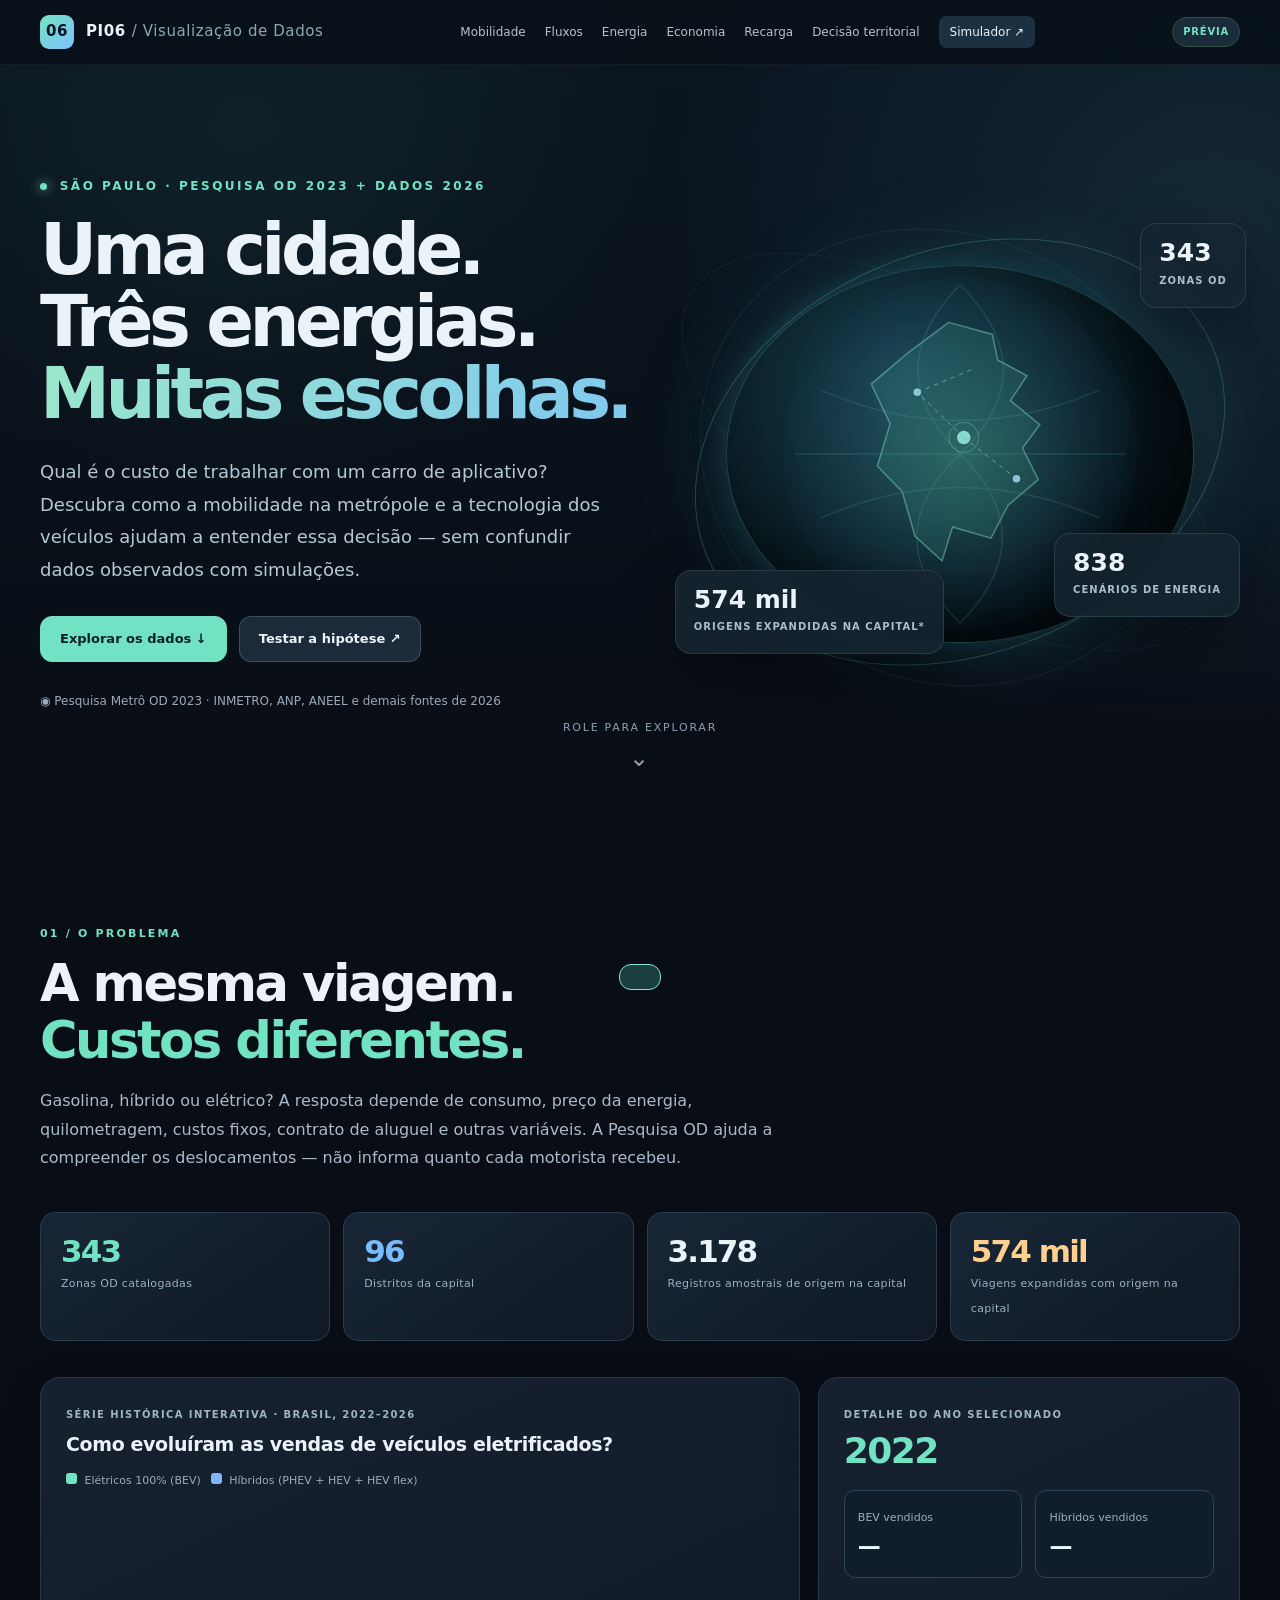
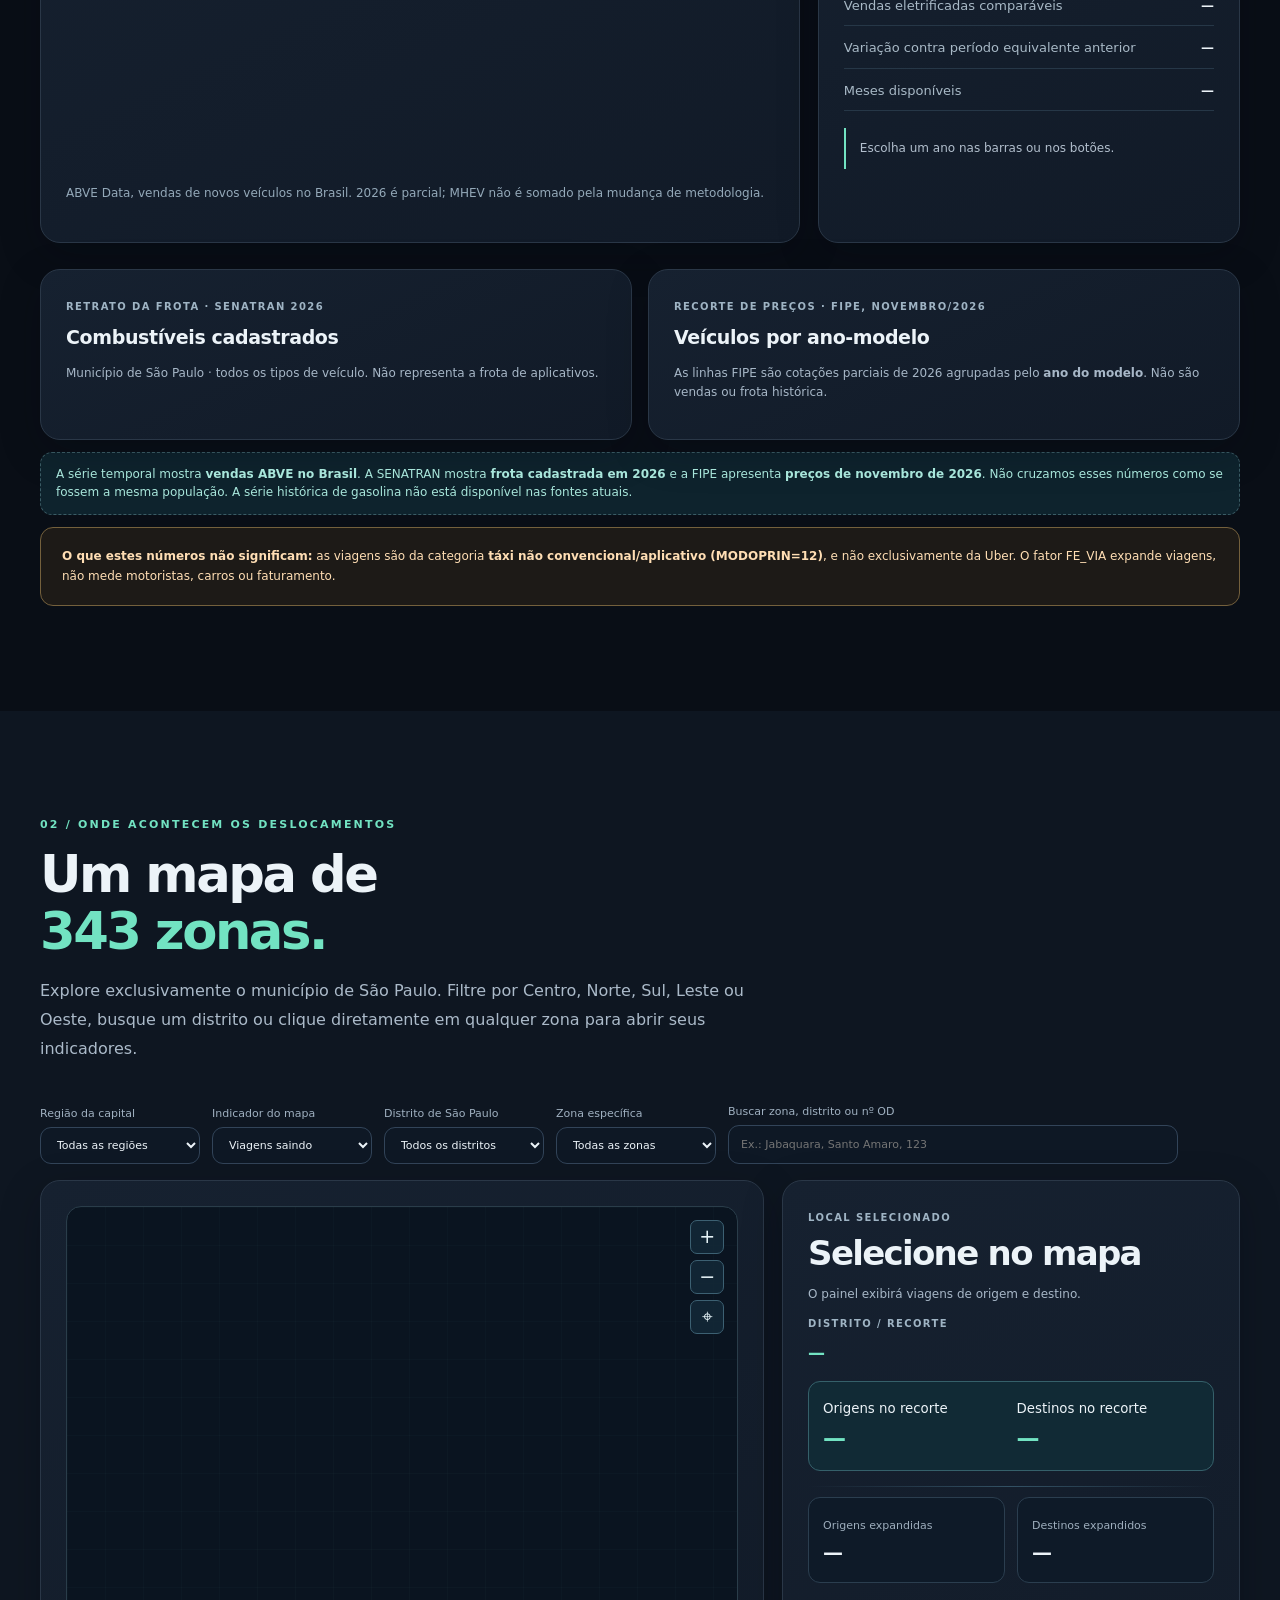
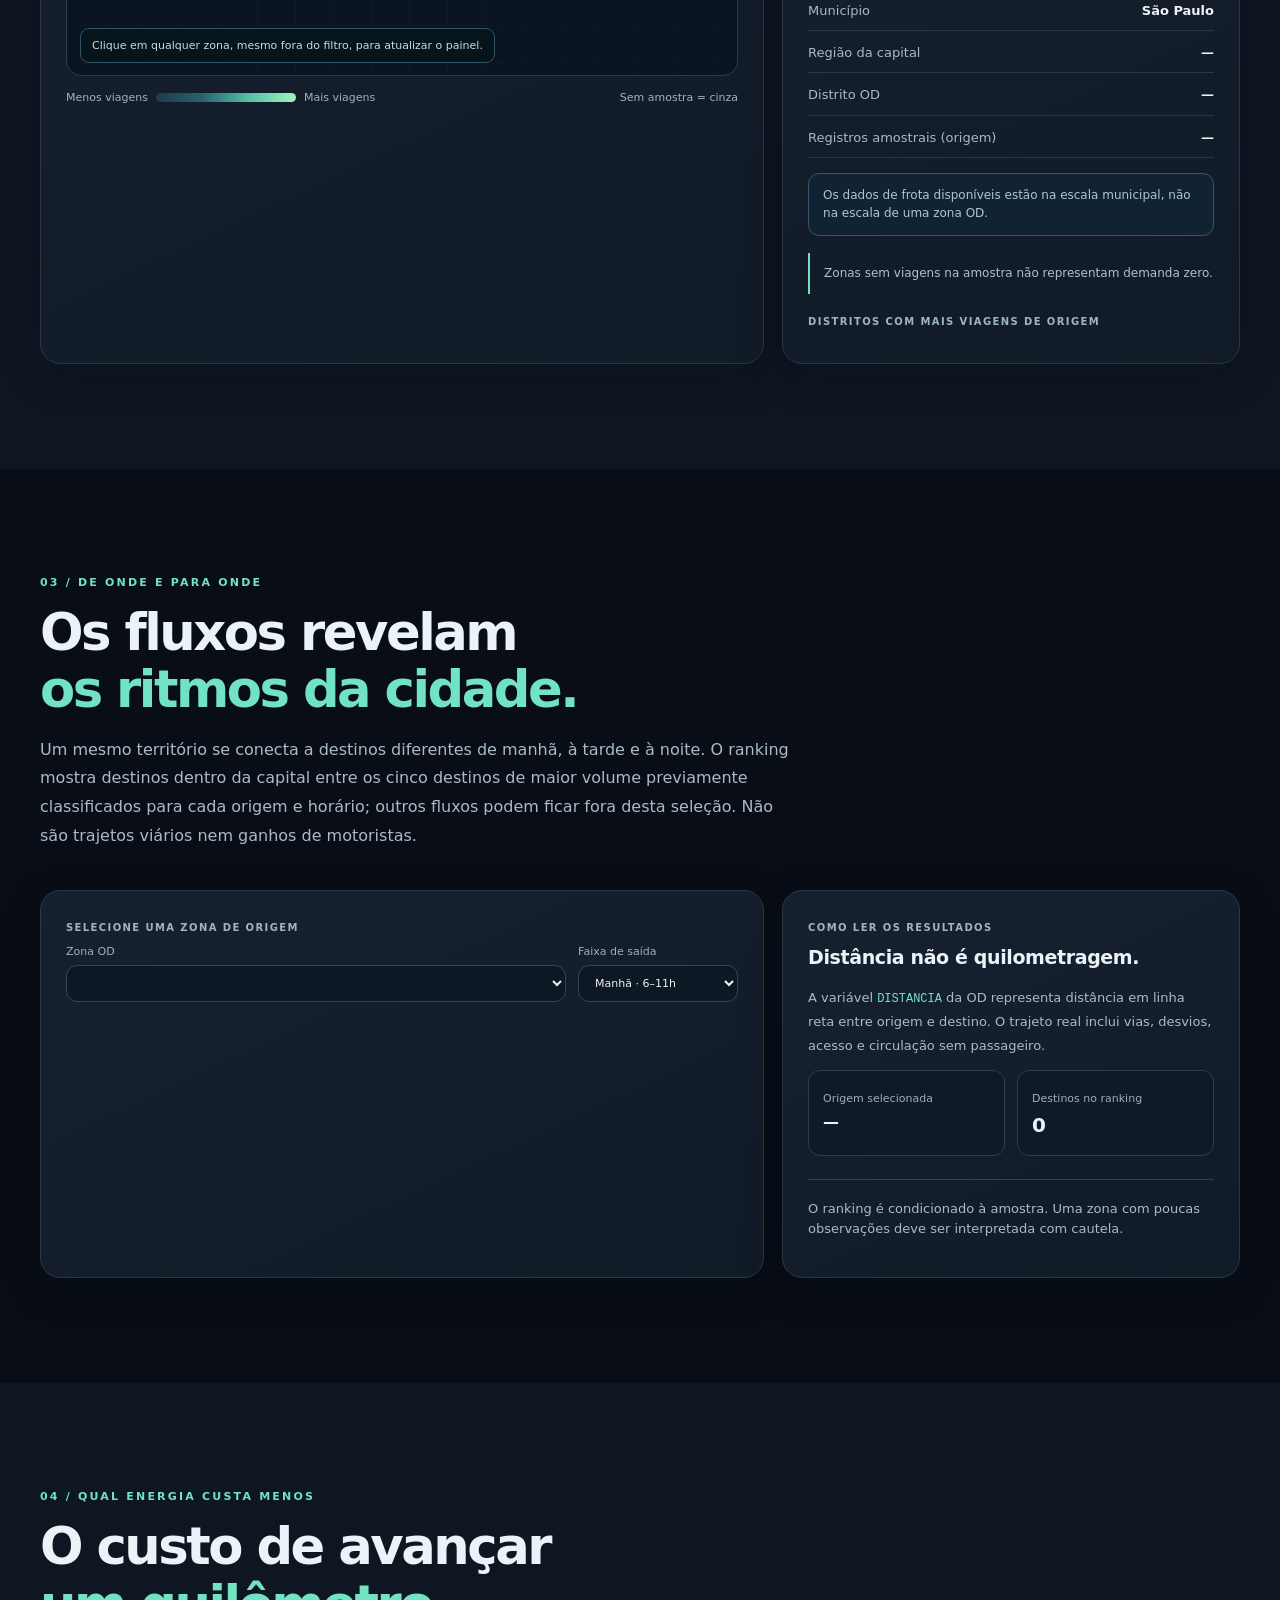
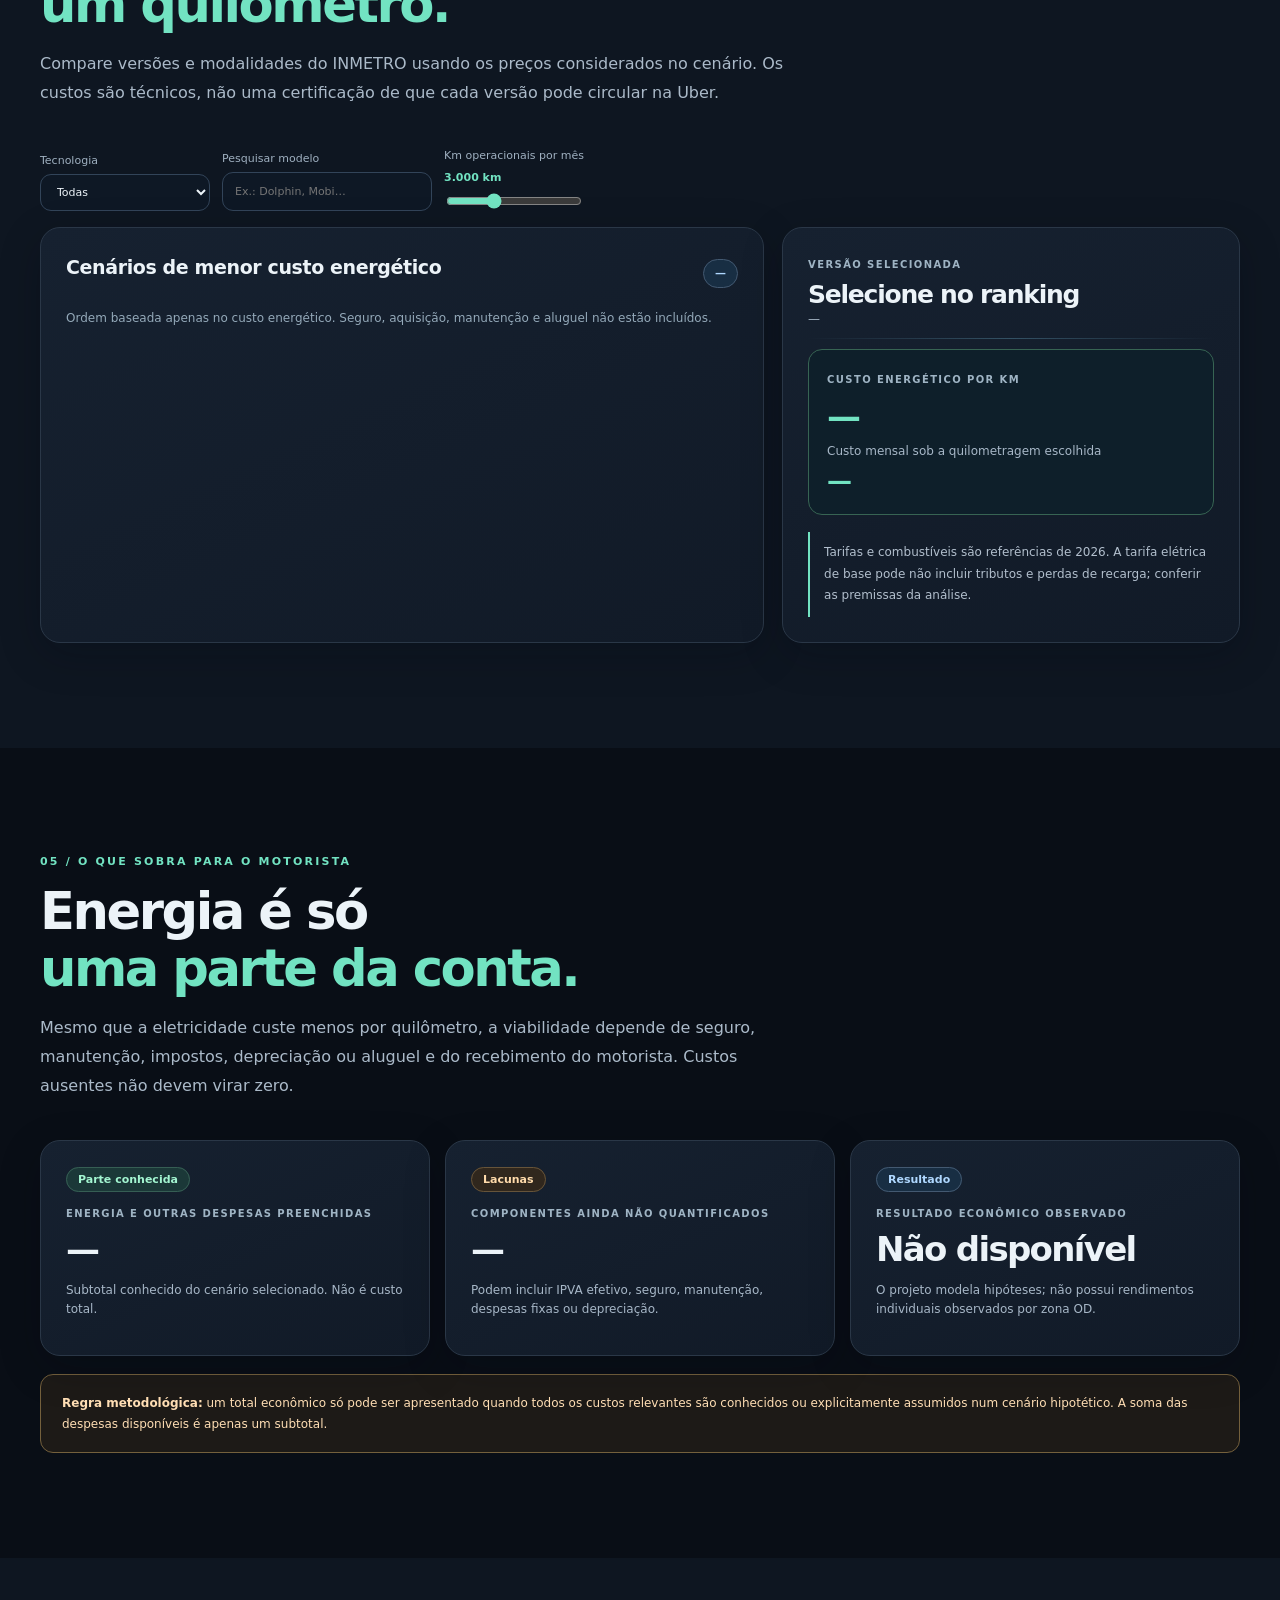
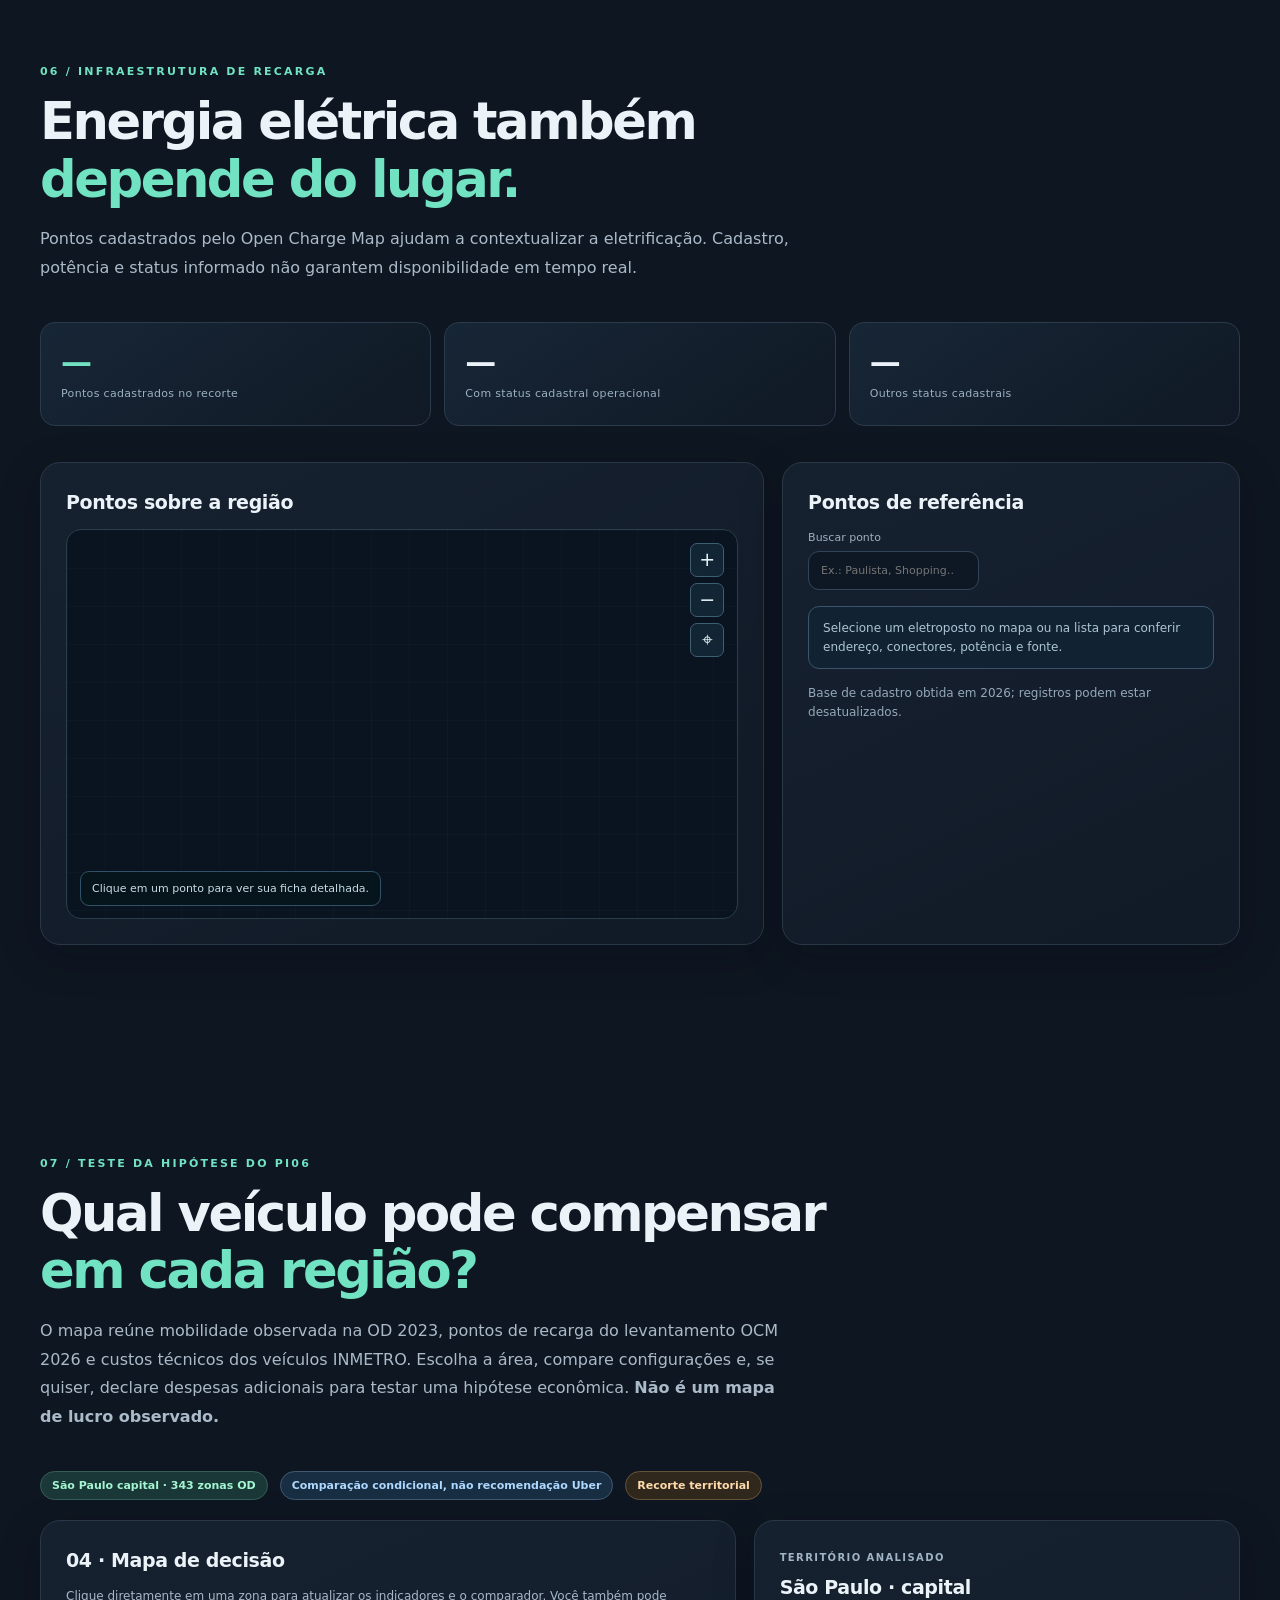
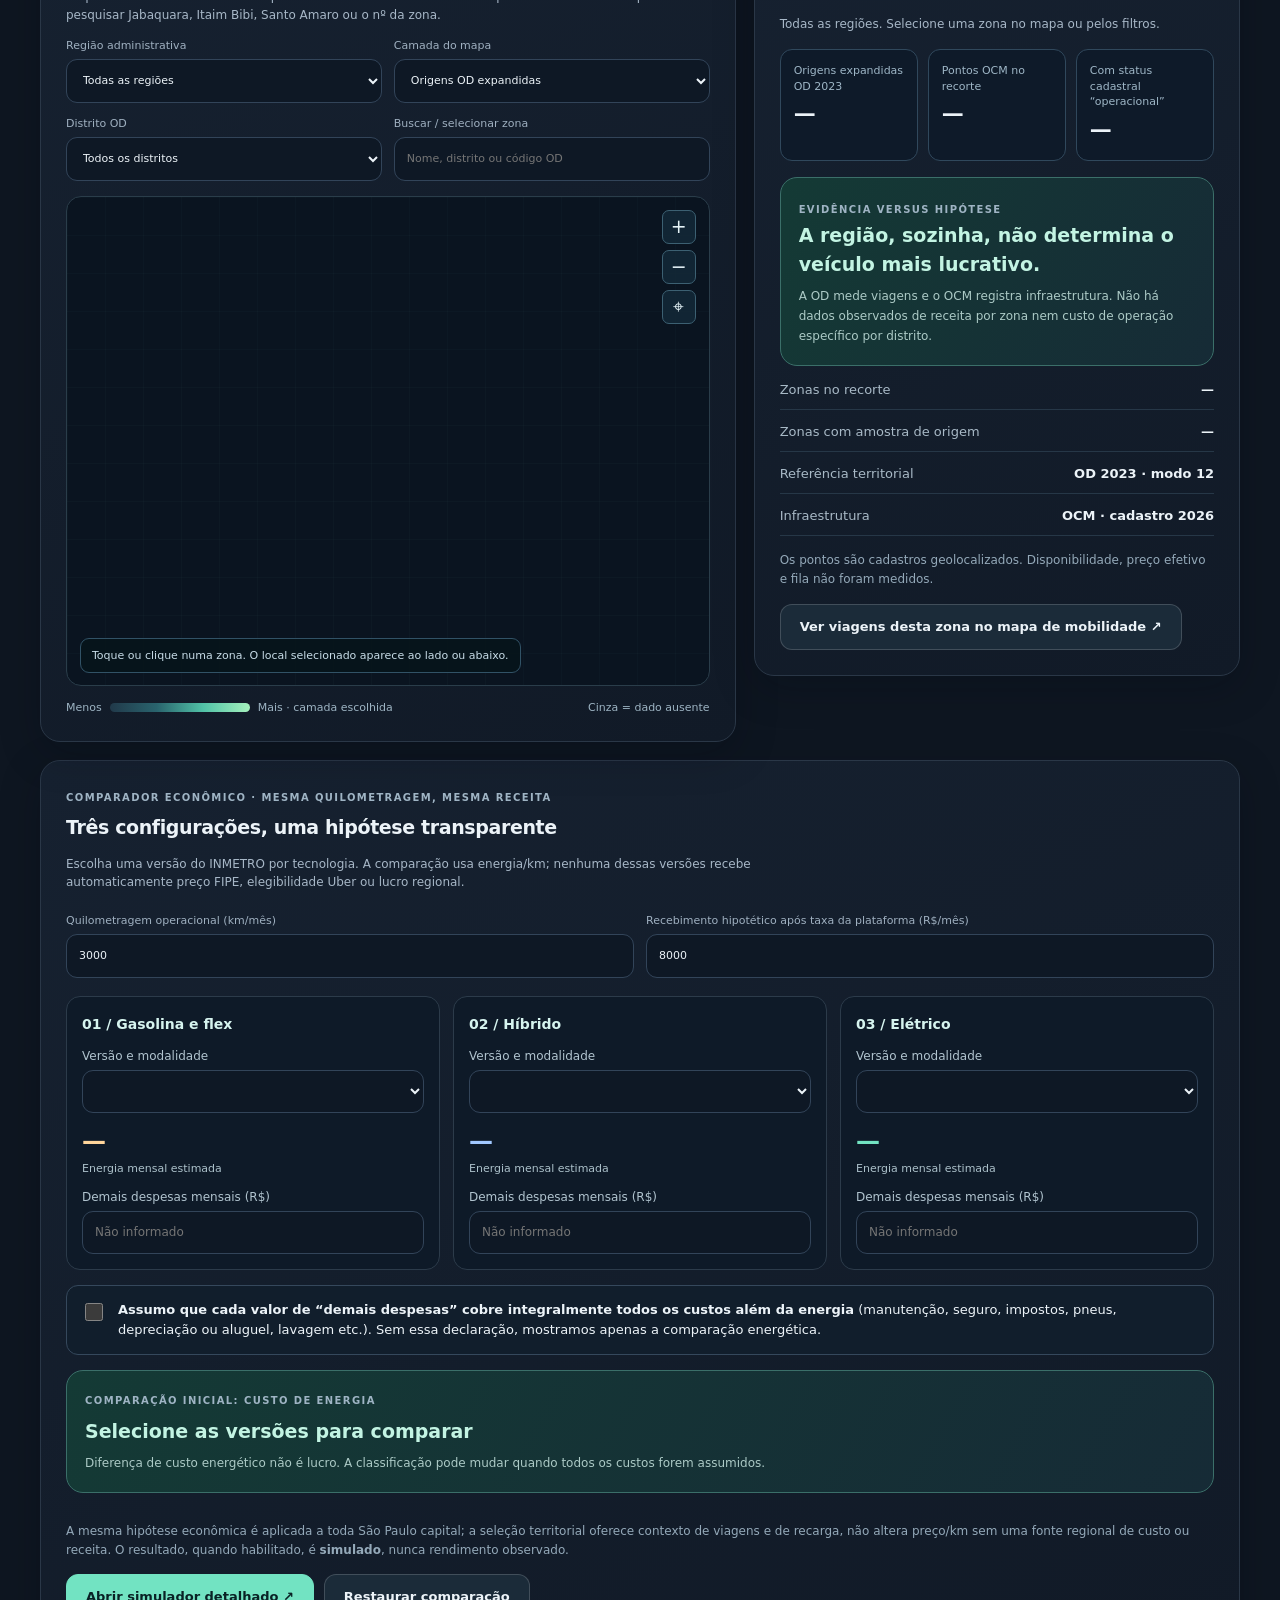
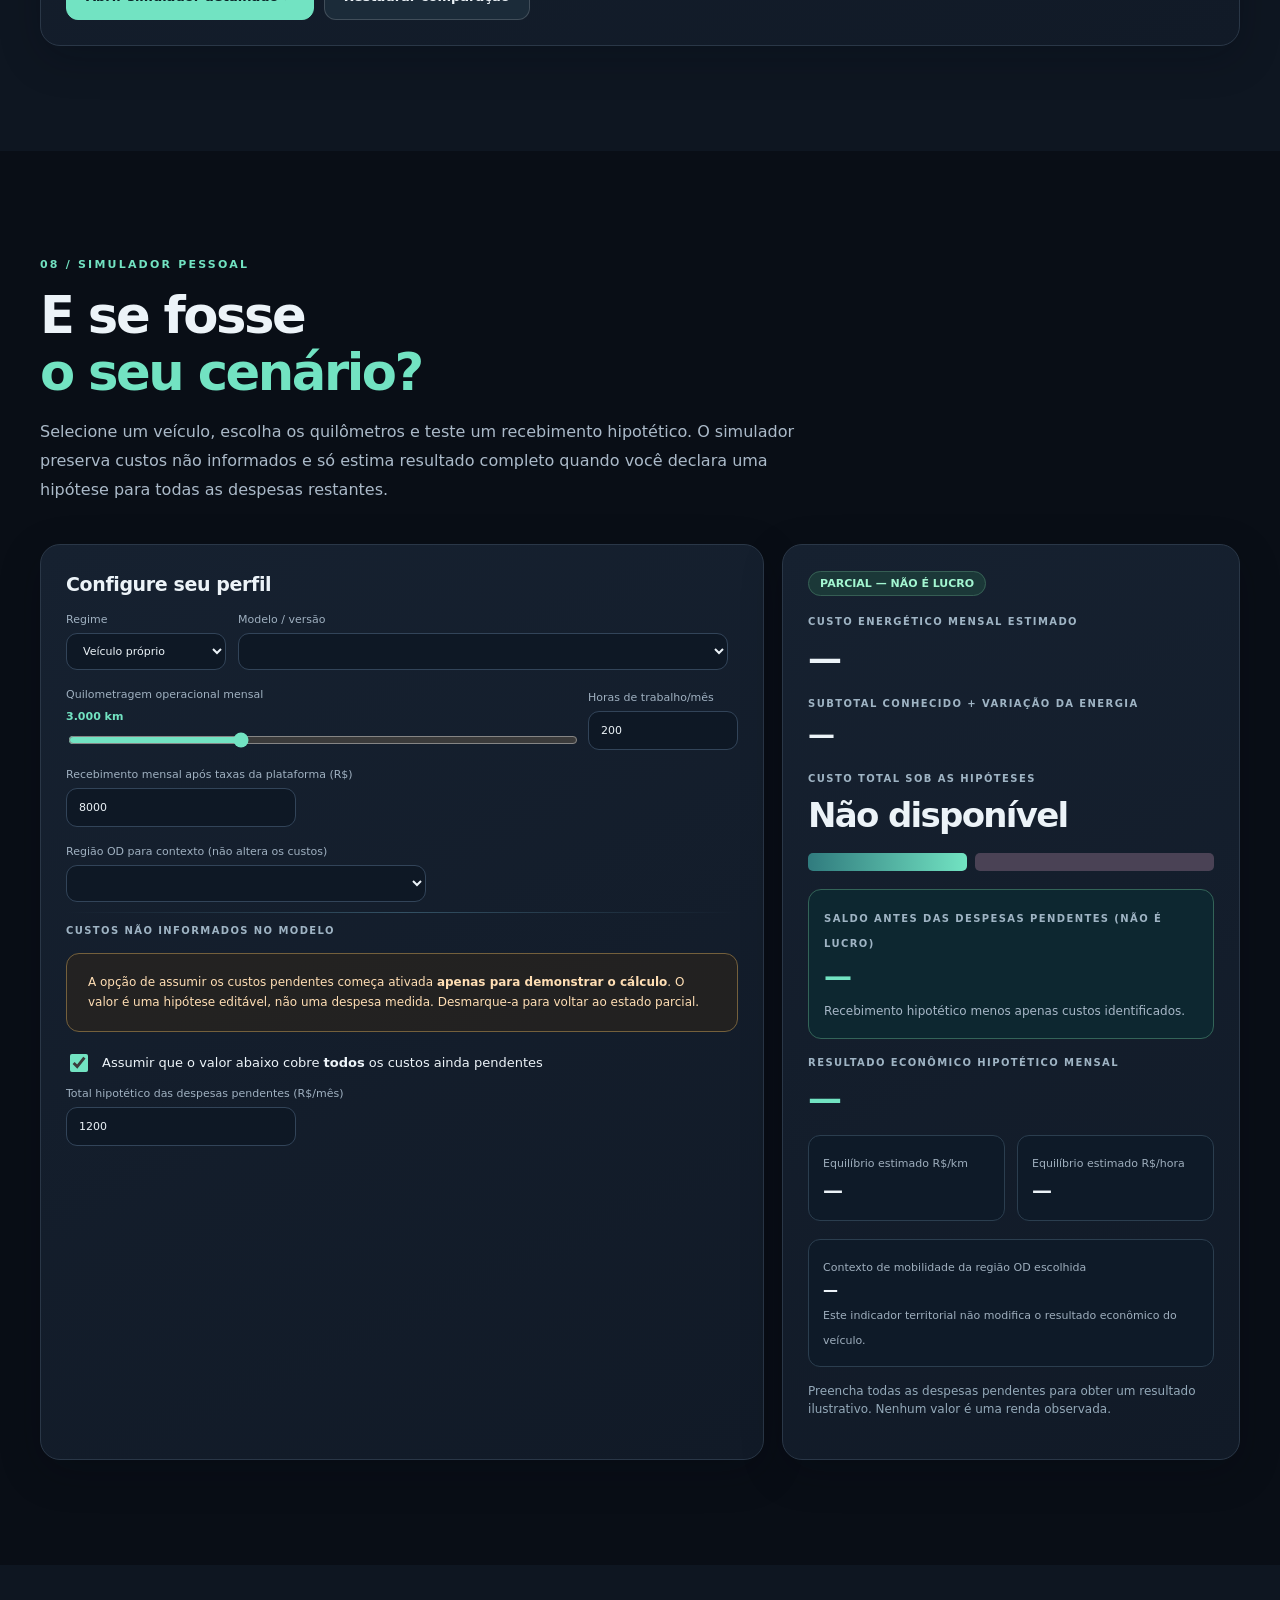
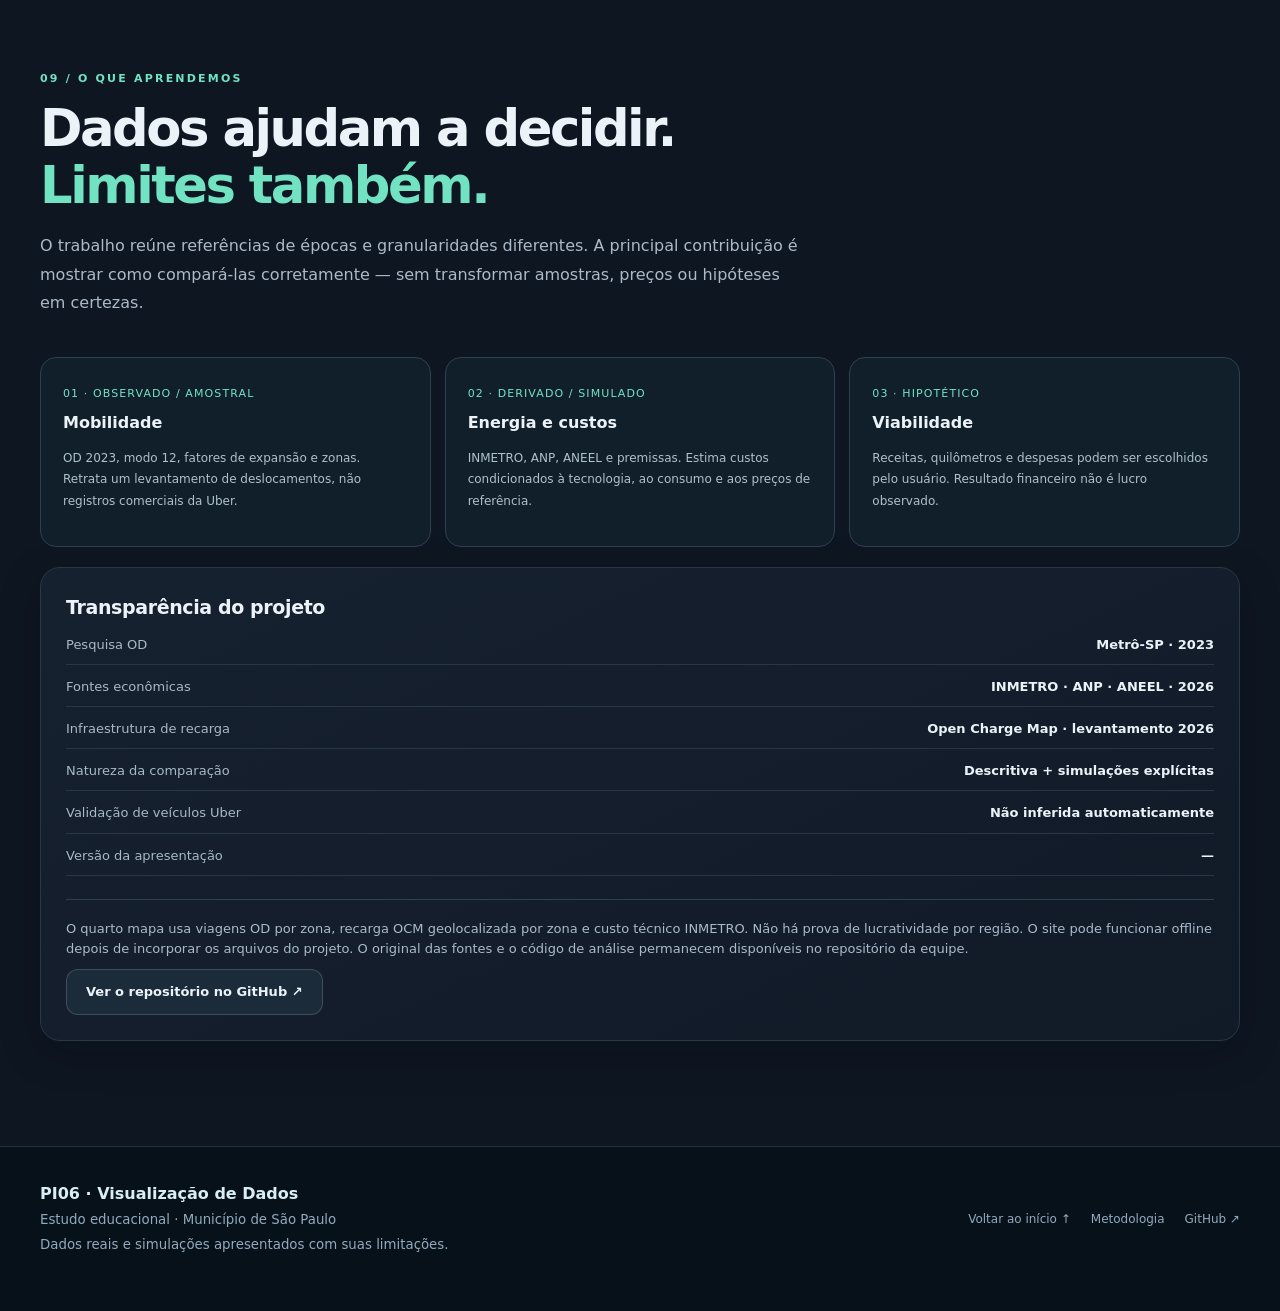
<file: dados_analiticos/modelo.html>
<!DOCTYPE html>
<html lang="pt-BR">
<head>
<meta charset="utf-8" />
<meta name="viewport" content="width=device-width, initial-scale=1" />
<meta name="color-scheme" content="dark" />
<title>PI06 · Mobilidade, energia e escolha do veículo</title>
<style>
:root{--bg:#090e16;--bg2:#0d1420;--panel:#121c2a;--panel2:#172231;--line:#283447;--ink:#ecf3f8;--muted:#9caab9;--faint:#6e8196;--mint:#72e3c2;--blue:#79bafb;--purple:#be9cff;--yellow:#ffcf8d;--red:#ff8d9b;--radius:20px;--shadow:0 22px 60px #0005}
*{box-sizing:border-box}html{scroll-behavior:smooth}body{margin:0;background:var(--bg);color:var(--ink);font-family:Inter,"Segoe UI",system-ui,-apple-system,sans-serif;line-height:1.55}::selection{background:#65eacb55}a{color:inherit;text-decoration:none}button,input,select{font:inherit}button{cursor:pointer}button:disabled{opacity:.5;cursor:not-allowed}input,select{background:#0e1825;color:var(--ink);border:1px solid #324459;border-radius:11px;padding:10px 12px;outline:0;min-width:0}input:focus,select:focus{border-color:var(--mint);box-shadow:0 0 0 3px #72e3c21e}button:focus-visible,a:focus-visible{outline:3px solid var(--mint);outline-offset:3px}
.wrap{width:min(1260px,calc(100% - 80px));margin:auto}.top{position:fixed;top:0;left:0;right:0;height:65px;z-index:90;display:flex;align-items:center;justify-content:center;background:#091019df;backdrop-filter:blur(22px);border-bottom:1px solid #ffffff0d}.top .wrap{display:flex;align-items:center;justify-content:space-between;gap:25px}.brand{display:flex;gap:12px;align-items:center;font-size:15px;font-weight:800;letter-spacing:.04em}.brandmark{display:grid;place-items:center;width:34px;height:34px;background:linear-gradient(135deg,var(--mint),#80bfff);color:#071421;border-radius:9px;font-weight:900}.nav{display:flex;align-items:center;gap:19px}.nav a{font-size:12px;color:#b4c2d0;transition:color .2s;white-space:nowrap}.nav a:hover,.nav a.active{color:var(--mint)}.nav .nav-end{background:#1b3040;padding:7px 11px;border-radius:8px;color:var(--ink)}.progress{position:absolute;height:2px;left:0;bottom:-1px;width:0;background:linear-gradient(90deg,var(--mint),var(--blue));transition:width .08s}.mode{border-radius:999px;background:#1a2b39;color:var(--mint);border:1px solid #345246;font-size:10px;font-weight:800;letter-spacing:.08em;padding:6px 10px;text-transform:uppercase;white-space:nowrap}
.hero{position:relative;min-height:820px;padding:168px 0 100px;display:flex;align-items:center;overflow:hidden;background:radial-gradient(ellipse 760px 700px at 95% 30%,#21445670,transparent 73%),radial-gradient(ellipse 560px 500px at 19% 16%,#224a4b3d,transparent 75%),linear-gradient(180deg,#0a1520,#090e16 94%)}.hero:after{content:"";position:absolute;bottom:0;left:0;right:0;height:160px;background:linear-gradient(transparent,var(--bg));pointer-events:none}.hero .wrap{z-index:2;display:grid;grid-template-columns:1.02fr .98fr;align-items:center;gap:35px}.overline{font-weight:800;color:var(--mint);letter-spacing:.21em;font-size:12px;text-transform:uppercase}.hero h1{font-size:clamp(50px,5.5vw,88px);font-weight:800;line-height:1.02;letter-spacing:-.065em;margin:19px 0 26px}.hero h1 em{font-style:normal;background:linear-gradient(120deg,#9be8cb,#80c8ef);color:transparent;background-clip:text}.lead{max-width:590px;color:#b6c8d5;font-size:18px;line-height:1.8}.hero-actions{display:flex;flex-wrap:wrap;gap:12px;margin:30px 0}.btn{border:1px solid #ffffff2a;border-radius:12px;padding:12px 19px;display:inline-flex;align-items:center;justify-content:center;gap:8px;background:#1b2b39;color:var(--ink);font-weight:700;font-size:13px;transition:.18s}.btn:hover{transform:translateY(-2px);background:#293b4e}.btn.primary{background:var(--mint);color:#092225;border-color:var(--mint)}.btn.primary:hover{background:#9bedda}.hero-note{display:flex;gap:9px;align-items:center;font-size:12px;color:var(--muted);margin-top:24px}.hero-art{height:525px;position:relative}.orb{position:absolute;inset:15% 6% 12% 8%;border-radius:50%;background:radial-gradient(circle at 45% 45%,#234959,#112937 55%,transparent 75%);box-shadow:0 0 100px #40dbdd1c;filter:blur(7px)}.orbit{position:absolute;border:1px solid #6ed8c83e;border-radius:50%;transform:rotate(-22deg);inset:13% 1% 10% 3%}.orbit.two{inset:25% -2% 22% -4%;transform:rotate(32deg);border-style:dashed;opacity:.5}.orbit.three{inset:5% 13% 0% 9%;transform:rotate(-62deg);opacity:.35}.globe{position:absolute;inset:16% 8% 12% 10%;border-radius:50%;background:radial-gradient(circle at 37% 30%,#153b49,#07151b 67%);border:1px solid #6bd3cd35;box-shadow:inset -30px -30px 70px #0009,0 0 40px #41d1c91c;overflow:hidden}.globe svg{width:100%;height:100%;opacity:.82}.hero-stat{position:absolute;background:#162632d9;backdrop-filter:blur(12px);border:1px solid #45616a67;border-radius:16px;padding:15px 18px;box-shadow:var(--shadow)}.hero-stat b{font-size:25px;display:block;line-height:1.1}.hero-stat span{color:#aabfc9;font-size:10px;text-transform:uppercase;letter-spacing:.1em;font-weight:700}.hs1{top:8%;right:-1%}.hs2{bottom:10%;left:1%}.hs3{bottom:17%;right:0%}.scrolldown{position:absolute;bottom:43px;left:50%;transform:translateX(-50%);font-size:11px;color:#8ca2af;z-index:5;text-align:center;letter-spacing:.16em}
.section{padding:105px 0;position:relative;scroll-margin-top:65px}.section.alt{background:#0e1621}.section-head{margin-bottom:39px;max-width:790px}.eyebrow{color:var(--mint);font-size:11px;font-weight:800;letter-spacing:.2em;text-transform:uppercase}.section h2{font-size:clamp(34px,4vw,57px);margin:13px 0 17px;letter-spacing:-.048em;line-height:1.12}.section .deck{color:#abbac9;font-size:16px;max-width:760px;line-height:1.8}.badge-line{display:flex;gap:10px;align-items:center;flex-wrap:wrap}.pill{font-size:11px;font-weight:700;border:1px solid #3f515e;border-radius:100px;padding:5px 11px;color:#aebfcc;background:#1a2532}.pill.green{color:#a3f6d1;border-color:#365e54;background:#1b3838}.pill.blue{color:#afd8ff;border-color:#435971;background:#182e43}.pill.warn{color:#ffdbab;border-color:#66543a;background:#30271d}.card{background:linear-gradient(155deg,#162130,#111a27);border:1px solid #2a3747;border-radius:var(--radius);padding:25px;box-shadow:0 12px 42px #050b1238}.card h3{margin:0 0 12px;font-size:19px;letter-spacing:-.02em}.card .sub{color:#a7b7c7;font-size:12px}.metrics{display:grid;grid-template-columns:repeat(4,1fr);gap:13px;margin:26px 0 36px}.metric{padding:20px;border:1px solid #2b3b4c;border-radius:15px;background:linear-gradient(145deg,#172636,#101925)}.metric b{font-size:31px;letter-spacing:-.06em;display:block;line-height:1.2}.metric span{font-size:11px;color:#9bb1c1;letter-spacing:.03em}.metric b.mint{color:var(--mint)}.metric b.blue{color:var(--blue)}.metric b.yellow{color:var(--yellow)}.meta-note{font-size:12px;color:#94a9b9;margin:15px 0}.twocol{display:grid;grid-template-columns:minmax(0,1.36fr) minmax(320px,.86fr);gap:18px}.controls{display:flex;gap:12px;align-items:end;flex-wrap:wrap;margin-bottom:16px}.field{display:flex;flex-direction:column;gap:5px;font-size:11px;color:#9fb0c0;min-width:120px}.field select{min-width:160px}.field input[type=range]{accent-color:var(--mint);padding:0;border:0;background:transparent}.mapbox{background:#0a1420;border:1px solid #2a3d4a;border-radius:15px;position:relative;height:470px;overflow:hidden}.mapbox:before{content:"";position:absolute;inset:0;pointer-events:none;opacity:.17;background-image:linear-gradient(#8dd4cb28 1px,transparent 1px),linear-gradient(90deg,#8dd4cb28 1px,transparent 1px);background-size:38px 38px}.mapbox svg{position:relative;width:100%;height:100%;display:block;touch-action:none;cursor:grab}.mapbox svg:active{cursor:grabbing}.mapbox .preview-map{width:100%;height:100%;object-fit:contain;filter:saturate(.8) brightness(.8)}.maphint{position:absolute;left:13px;bottom:12px;background:#07151ad9;border:1px solid #315266;border-radius:9px;color:#c7dce7;padding:8px 11px;font-size:11px;max-width:75%}.mapzoom{position:absolute;right:13px;top:13px;display:flex;flex-direction:column;gap:6px}.mapzoom button{background:#132838d9;color:#e5f3f7;border:1px solid #3c6072;border-radius:7px;width:34px;height:34px;font-size:19px}.zone{fill-rule:evenodd;stroke:#0b1b28;stroke-width:.65;cursor:pointer;vector-effect:non-scaling-stroke;transition:fill .14s}.zone:hover{fill:#fff0ae!important;stroke:#fff3bf;stroke-width:1.6}.zone.selected{fill:#ffcb80!important;stroke:#fff4cb;stroke-width:1.9}.zone.hidden-zone{opacity:.23;pointer-events:auto}.zone.hidden-zone.selected{opacity:1}.municipality{stroke:#9bdccc;stroke-opacity:.48;stroke-width:1.4;fill:none;pointer-events:none;vector-effect:non-scaling-stroke}.charging-point{fill:#f3d088;stroke:#38270d;stroke-width:.6;cursor:pointer}.charging-point:hover{fill:#fff;stroke-width:2}.maptooltip{position:absolute;z-index:5;pointer-events:none;min-width:140px;padding:8px 11px;background:#0c1c29f2;border:1px solid #69c8c585;box-shadow:0 6px 25px #0009;border-radius:9px;color:#e8f8f8;font-size:12px;display:none}.legend{display:flex;align-items:center;gap:8px;color:#9db4c3;font-size:11px;margin:13px 0 0;flex-wrap:wrap}.gradbar{width:140px;height:9px;border-radius:20px;background:linear-gradient(90deg,#21394a,#29636d,#51c2a7,#a5f1bd)}.baritem{margin:11px 0;cursor:pointer}.barhead{display:flex;justify-content:space-between;gap:10px;font-size:12px;margin-bottom:5px}.barhead b{font-weight:600}.barhead span{color:#adc4d4;font-variant-numeric:tabular-nums}.track{height:9px;background:#243445;border-radius:10px;overflow:hidden}.track .fill{height:100%;border-radius:10px;background:linear-gradient(90deg,#367fa1,var(--mint));transition:width .4s}.baritem:hover .fill{filter:brightness(1.2)}.sidenote{border-left:2px solid var(--mint);padding:10px 0 10px 14px;color:#b2bfcd;font-size:12px;line-height:1.8;margin-top:17px}.empty{padding:22px;border:1px dashed #3d556b;border-radius:13px;color:#a6b7c9;font-size:13px;line-height:1.7}.smallcap{color:#9fb4c4;font-size:10px;text-transform:uppercase;letter-spacing:.14em;font-weight:800;margin:4px 0 8px}.big-num{font-size:34px;font-weight:800;letter-spacing:-.05em;line-height:1.18}.info-rows{display:flex;flex-direction:column;gap:12px}.info-row{display:flex;justify-content:space-between;gap:12px;font-size:13px;padding-bottom:9px;border-bottom:1px solid #263747}.info-row span{color:#a8b9c6}.info-row b{text-align:right}.split-stat{display:grid;grid-template-columns:1fr 1fr;gap:12px}.mini{border:1px solid #2b3e4f;border-radius:12px;background:#0e1a28;padding:14px}.mini b{display:block;font-size:20px}.mini span{font-size:11px;color:#9eaebd}.tabset{display:flex;flex-wrap:wrap;gap:7px;margin:14px 0}.tab{border:1px solid #3b5060;border-radius:9px;padding:8px 12px;background:#152534;color:#b9cbd5;font-size:12px}.tab.current{background:#2c6b69;color:#f4ffff;border-color:#71dbbd}.grid3{display:grid;grid-template-columns:repeat(3,1fr);gap:15px}.process{display:flex;gap:13px;padding:20px 0;border-bottom:1px solid #253547}.process .num{font-size:14px;color:var(--mint);font-weight:800}.process b{display:block;font-size:15px}.process p{margin:4px 0 0;color:#a3b5c4;font-size:12px}.howto{display:grid;grid-template-columns:repeat(3,1fr);gap:14px}.howto article{padding:22px;border:1px solid #2e4150;border-radius:16px;background:#111f2b}.howto span{color:var(--mint);font-size:11px;letter-spacing:.1em}.howto h4{font-size:16px;margin:6px 0}.howto p{font-size:12px;color:#aec1cd;line-height:1.8}.notice{padding:18px 21px;border:1px solid #74603c;background:#31251883;border-radius:13px;color:#ffdeb4;font-size:12px;line-height:1.7}.banner{padding:16px 20px;border-radius:12px;border:1px solid #4a6875;background:#152937;margin:18px 0;color:#c9e2e5;font-size:12px}.footer{background:#07111a;border-top:1px solid #21303e;padding:35px 0 55px;color:#92aabd}.footer .wrap{display:flex;justify-content:space-between;align-items:center;gap:20px;flex-wrap:wrap}.footer b{color:#d9eef0}#toast{position:fixed;bottom:30px;left:50%;transform:translateX(-50%) translateY(120px);background:#1b3f3e;border:1px solid #81e5d0;border-radius:12px;padding:12px 20px;font-size:13px;z-index:100;transition:transform .3s;color:#e8ffff}#toast.show{transform:translateX(-50%) translateY(0)}.separator{height:1px;background:linear-gradient(90deg,transparent,#335164,transparent);margin:10px 0}.light{color:var(--mint)}.yellow{color:var(--yellow)}.mono{font-family:ui-monospace,Consolas,monospace;font-size:12px}.float-compare{border-radius:14px;background:#1b3540;border:1px solid #3f7c79;padding:20px}.float-compare strong{font-size:29px;color:var(--mint)}.sticky{position:sticky;top:82px}.sidepanel{max-height:790px;overflow:auto}.flowrow{display:grid;grid-template-columns:32px minmax(0,1fr) 90px;gap:11px;align-items:center;border-bottom:1px solid #2b3a47;padding:12px 0;font-size:12px}.flowrow .rank{background:#244858;color:var(--mint);border-radius:9px;text-align:center;padding:6px}.flowrow .v{color:#bdd6e0;text-align:right;font-variant-numeric:tabular-nums}.pricebox{padding:18px;background:#0e1f2a;border:1px solid #376453;border-radius:14px}.pricebox .big-num{color:var(--mint)}.simgauge{display:flex;gap:8px;margin:18px 0}.simgauge>div{height:18px;border-radius:5px;background:linear-gradient(90deg,#307b7e,var(--mint));transition:width .25s}.simgauge>div.missing{background:#4a4255}.footerlinks{display:flex;gap:20px;font-size:12px}.savebtn{font-size:12px}.dot{display:inline-block;width:7px;height:7px;background:var(--mint);border-radius:50%;box-shadow:0 0 12px var(--mint);margin-right:6px}.quote{border-top:1px solid #2d4151;margin-top:23px;padding-top:19px;color:#a9bbcb;font-size:13px}.footer small{line-height:1.8}.sourcecode{font-size:11px;color:#7794a4;word-break:break-all}
@media(max-width:1000px){.nav{gap:11px}.nav a{font-size:11px}.wrap{width:min(100% - 40px,1260px)}.hero .wrap{grid-template-columns:1fr}.hero{padding-top:125px}.hero-art{height:380px;max-width:630px;width:100%;margin:0 auto}.twocol{grid-template-columns:1fr}.sticky{position:static}.metrics{grid-template-columns:repeat(2,1fr)}}@media(max-width:700px){.nav a:not(.nav-end){display:none}.hero h1{font-size:52px}.hero{min-height:0}.hero-art{height:320px}.hero-stat{padding:11px}.hero-stat b{font-size:20px}.metrics{grid-template-columns:repeat(2,1fr)}.metric b{font-size:25px}.section{padding:72px 0}.grid3,.howto{grid-template-columns:1fr}.mapbox{height:365px}.controls{gap:9px}.field select{min-width:120px}.card{padding:18px}.footer .wrap{display:block}.footerlinks{margin-top:15px}}
@media(prefers-reduced-motion:reduce){html{scroll-behavior:auto}*,*:before,*:after{transition:none!important;animation:none!important}}
@media print{.top,.scrolldown,.mapzoom,.hero-actions{display:none!important}.section{padding:35px 0;page-break-inside:avoid}.hero{min-height:0;padding:50px 0}.card{box-shadow:none}.wrap{width:100%}}

/* PI06 v2.3 — quarto mapa de análise condicional + navegação responsiva. */
.menu-toggle{display:none;background:#142333;border:1px solid #355161;border-radius:11px;color:#dcf5ef;font-size:13px;font-weight:700;padding:9px 12px}
.decision-head{display:flex;align-items:center;gap:12px;flex-wrap:wrap;margin-bottom:20px}
.decision-grid{display:grid;grid-template-columns:minmax(0,1.23fr) minmax(325px,.86fr);gap:18px;align-items:start}
.decision-controls{display:grid;grid-template-columns:1fr 1fr;gap:12px;margin:20px 0 15px}
.decision-controls .field,.decision-filter .field{min-width:0}
.decision-controls input,.decision-controls select,.decision-filter input,.decision-filter select{width:100%;max-width:100%;min-height:44px}
.decision-map{height:490px}
.decision-map svg{touch-action:pan-y}
.decision-map .zone{stroke-width:.95}
.decision-map .zone.dimmed{opacity:.19}
.decision-map .zone.selected{opacity:1}
.decision-map .charging-point{pointer-events:auto;stroke-width:1;stroke:#1d1a13}
.decision-map .charging-point:focus-visible{stroke:#fff;stroke-width:3}
.decision-filter{display:grid;grid-template-columns:1fr 1fr;gap:12px;margin-bottom:15px}
.decision-callout{background:linear-gradient(120deg,#143a35,#162b36);border:1px solid #3b6f69;border-radius:17px;padding:18px;margin:14px 0}
.decision-callout strong{font-size:19px;display:block;color:#c3f4e3}
.decision-callout p{font-size:12px;color:#accac6;margin:8px 0 0;line-height:1.65}
.decision-stats{display:grid;grid-template-columns:repeat(3,minmax(0,1fr));gap:10px;margin:16px 0}
.decision-stats>div{border:1px solid #30485c;background:#0e1a29;border-radius:12px;padding:13px}
.decision-stats small{display:block;color:#9eb6c6;font-size:11px;line-height:1.4}
.decision-stats b{display:block;font-size:22px;white-space:nowrap;margin-top:3px}
.vehicle-compare{display:grid;grid-template-columns:repeat(3,minmax(0,1fr));gap:13px;margin-top:18px}
.vehicle-option{padding:15px;background:#0e1a28;border:1px solid #2c3b4a;border-radius:14px;min-width:0}
.vehicle-option label{display:block;font-size:12px;color:#b1c4cf;margin:10px 0 5px}
.vehicle-option select,.vehicle-option input{width:100%;min-width:0;max-width:100%;font-size:12px;min-height:43px}
.vehicle-option strong{font-size:14px;color:#d6f4ef}
.vehicle-option .value{font-size:24px;font-weight:800;color:var(--mint);display:block;margin:10px 0 0;letter-spacing:-.03em}
.vehicle-option .value-sub{font-size:11px;color:#acc1ca;display:block}
.vehicle-option[data-group="Híbrido"] .value{color:#a1c8ff}
.vehicle-option[data-group="Gasolina"] .value{color:#ffd59b}
.decision-rank{display:flex;flex-direction:column;gap:10px;margin-top:13px}
.decision-rank .rank-row{display:grid;grid-template-columns:116px 1fr auto;gap:11px;align-items:center;border-radius:12px;padding:10px;background:#101e2c;border:1px solid #304358}
.rank-row .rank-label{font-size:12px;color:#b8c9d3;font-weight:700}
.rank-track{height:10px;background:#2c3a4b;border-radius:20px;overflow:hidden}
.rank-track>i{display:block;height:100%;border-radius:20px;background:linear-gradient(90deg,#4f90b8,#75e2bf)}
.rank-row b{font-size:14px;white-space:nowrap}
.assumption-row{display:flex;align-items:flex-start;gap:12px;margin:15px 0;padding:14px;background:#111e2c;border:1px solid #35485c;border-radius:12px;font-size:13px}
.assumption-row input{margin-top:3px;width:18px;height:18px;flex:0 0 18px;accent-color:var(--mint)}
.decision-subtitle{color:#a6bfcb;font-size:13px;margin:12px 0 6px}
.mobile-note{display:none}
.compact-controls{display:flex;gap:10px;align-items:center;flex-wrap:wrap}
.compact-controls .field{flex:1;min-width:140px}
@media(max-width:1100px){.decision-grid{grid-template-columns:1fr}.decision-map{height:480px}.vehicle-compare{grid-template-columns:repeat(3,1fr)}}
@media(max-width:850px){.menu-toggle{display:inline-flex;align-items:center;justify-content:center}.top .nav{position:absolute;left:18px;right:18px;top:65px;display:none;flex-direction:column;gap:0;background:#102131;border:1px solid #314b5d;border-radius:15px;padding:8px;box-shadow:0 18px 45px #000a;max-height:70vh;overflow-y:auto}.top .nav.open{display:flex}.top .nav a{display:block;width:100%;padding:12px 14px;font-size:14px}.top .nav a:not(.nav-end){display:block}.top .nav .nav-end{background:#204538}.mode{margin-left:auto}.hero{padding:120px 0 70px}.hero .wrap{gap:16px}}
@media(max-width:700px){.wrap{width:calc(100% - 28px)}.top .wrap{gap:10px}.brand{gap:8px;font-size:12px}.brandmark{height:30px;width:30px;flex-shrink:0}.brand .brand-caption{display:none}.top .mode{font-size:9px;padding:5px 7px}.hero{padding:100px 0 55px}.hero h1{font-size:clamp(38px,12vw,56px)}.hero .lead{font-size:15px;line-height:1.7}.hero-art{height:260px}.hero-stat{padding:10px 11px}.hs1{right:0}.hs3{right:0}.section{padding:58px 0;scroll-margin-top:74px}.section h2{font-size:clamp(29px,8.5vw,43px)}.section .deck{font-size:14px}.section-head{margin-bottom:23px}.card{padding:16px}.metrics{grid-template-columns:repeat(2,minmax(0,1fr));gap:9px}.metric{padding:12px}.metric b{font-size:22px}.metric span{font-size:10px}.twocol{grid-template-columns:minmax(0,1fr)}.field{min-width:0;width:100%}.field input,.field select{width:100%!important;min-width:0}.controls .field{flex:1 1 170px}.mapbox{height:330px}.mapbox svg{touch-action:pan-y}.mapzoom button{width:44px;height:44px}.maphint{font-size:10px;max-width:68%;padding:7px}.decision-map{height:365px}.decision-controls{grid-template-columns:1fr}.decision-filter{grid-template-columns:1fr}.vehicle-compare{grid-template-columns:1fr}.decision-stats{grid-template-columns:repeat(3,minmax(0,1fr));gap:6px}.decision-stats>div{padding:9px 7px}.decision-stats b{font-size:17px}.decision-stats small{font-size:10px}.decision-rank .rank-row{grid-template-columns:92px 1fr auto;gap:6px;padding:9px}.decision-rank b{font-size:11px}.mobile-note{display:block;color:#b6ceda;font-size:12px;margin-top:8px}.year-totals{grid-template-columns:1fr 1fr}.sources-row{grid-template-columns:1fr}.timeline-chart{height:230px}.maptooltip{max-width:150px}.hero-actions .btn{flex:1 1 auto}}
@media(max-width:390px){.top .wrap{gap:6px}.brand{font-size:11px}.mode{display:none}.menu-toggle{padding:8px;font-size:12px}.decision-stats b{font-size:14px}.decision-map{height:320px}.year-totals{grid-template-columns:1fr}}

</style>

<style>
/* PI06 v2 · evolução, drill-down territorial, fichas OCM e simulação responsiva */
.timeline-layout{display:grid;grid-template-columns:minmax(0,1.35fr) minmax(280px,.75fr);gap:18px;margin:26px 0}
.timeline-chart{height:265px;min-height:240px;overflow:hidden;position:relative}
.timeline-chart svg{width:100%;height:100%;display:block}
.timeline-year{border:1px solid #39546b;border-radius:10px;background:#162b3d;color:#d9ebf4;padding:9px 16px;font-weight:800;cursor:pointer;transition:.2s}
.timeline-year.active,.timeline-year[aria-pressed=true]{background:var(--mint);color:#092327;border-color:var(--mint)}
.timeline-year:focus-visible{outline:2px solid var(--mint)}
.year-chooser{display:flex;gap:9px;flex-wrap:wrap;align-items:center;margin:10px 0 20px}
.timeline-key{display:flex;align-items:center;gap:10px;flex-wrap:wrap;font-size:11px;color:var(--muted)}
.timeline-swatch{display:inline-block;width:11px;height:11px;border-radius:3px;margin-right:4px}
.year-figure{font-size:36px;color:var(--mint);font-weight:850;letter-spacing:-.045em;line-height:1.15}
.year-totals{display:grid;grid-template-columns:1fr 1fr;gap:13px;margin:18px 0}
.year-totals .mini{background:#101d2b;border:1px solid #2c4457;border-radius:11px;padding:13px}
.year-totals b{display:block;font-size:23px;color:#e8f8ff}
.text-link{border:0;padding:0;background:transparent;color:var(--mint);text-decoration:underline;cursor:pointer}
.sources-row{display:grid;grid-template-columns:1fr 1fr;gap:16px;margin-top:16px}
.district-focus{display:grid;grid-template-columns:1fr 1fr;gap:11px;margin:15px 0;padding:14px;background:#112a35;border:1px solid #35606a;border-radius:12px}
.district-focus b{display:block;color:var(--mint);font-size:23px}
.selectzone{max-width:100%;width:100%}
.zone-search-field{flex:1;min-width:235px;max-width:450px}
.zone-search-field input{width:100%;min-width:215px}
.zone-search-results{display:flex;gap:8px;flex-wrap:wrap;margin:-4px 0 17px;min-height:0}
.zone-search-results:empty{display:none}
.zone-search-results button{color:#dfefec;background:#132b39;border:1px solid #3c6473;border-radius:10px;padding:9px 11px;text-align:left;cursor:pointer;font-size:12px;line-height:1.35}
.zone-search-results button:hover,.zone-search-results button:focus-visible{background:#214d58;border-color:var(--mint)}
.zone-search-results button b{display:block;color:var(--mint)}
.zone-search-results .zone-search-summary{font-size:12px;color:#a1b9c8;width:100%;margin:0}

.specificity{border:1px solid #39546b;background:#112333;border-radius:11px;padding:12px 14px;font-size:12px;color:#adc5d6;margin:15px 0}
.charge-result{display:block;border:1px solid #304659;border-radius:11px;background:#132334;padding:12px 13px;text-align:left;color:var(--ink);cursor:pointer;width:100%;margin:8px 0}
.charge-result:hover,.charge-result.active{border-color:#84dfcc;background:#203848}
.detail-grid{display:grid;grid-template-columns:minmax(100px,.8fr) 1.2fr;gap:9px;border-top:1px solid #304253;padding:9px 0;font-size:12px}
.detail-grid span{color:var(--muted)}.detail-grid b{overflow-wrap:anywhere;font-weight:650}
.charge-actions{display:flex;flex-wrap:wrap;gap:9px;margin:14px 0}
.charge-map-hint{position:absolute;right:12px;bottom:12px;background:#0b1828d9;border:1px solid #496c77;border-radius:10px;color:#d4e6ed;padding:8px 10px;font-size:11px}
.interactive-guide{color:#a8e6db;border:1px dashed #3b5c65;background:#0e232d;border-radius:12px;padding:12px 15px;margin:12px 0;font-size:12px}
.sim-live{background:#0d2730;border:1px solid #336458;border-radius:13px;padding:15px;margin:16px 0}
.sim-live b{display:block;font-size:28px;color:var(--mint)}
.mapbox .charging-point.selected{fill:#fff;stroke:#74e3c2;stroke-width:3;stroke-opacity:.8;filter:drop-shadow(0 0 6px #83f3ca)}
@media(max-width:1000px){.timeline-layout{grid-template-columns:1fr}.sources-row{grid-template-columns:1fr}}
@media(max-width:720px){.timeline-chart{height:240px}.year-totals{grid-template-columns:1fr 1fr}.district-focus{grid-template-columns:1fr}}
</style>
</head>
<body>
<div class="top"><div class="wrap"><a class="brand" href="#inicio"><span class="brandmark">06</span><span>PI06 <span class="brand-caption" style="font-weight:400;color:#90a6b5">/ Visualização de Dados</span></span></a><button class="menu-toggle" id="mobile-menu" type="button" aria-expanded="false" aria-controls="main-nav" aria-label="Abrir menu de navegação">☰ Menu</button><nav class="nav" id="main-nav" aria-label="Navegação principal"><a href="#mobilidade">Mobilidade</a><a href="#fluxos">Fluxos</a><a href="#energia">Energia</a><a href="#economia">Economia</a><a href="#recarga">Recarga</a><a href="#viabilidade">Decisão territorial</a><a href="#simulador" class="nav-end">Simulador ↗</a></nav><span class="mode" id="mode">Prévia</span></div><div class="progress" id="progress"></div></div>
<section id="inicio" class="hero"><div class="wrap"><div><div class="overline"><span class="dot"></span> São Paulo · Pesquisa OD 2023 + dados 2026</div><h1>Uma cidade.<br>Três energias.<br><em>Muitas escolhas.</em></h1><p class="lead">Qual é o custo de trabalhar com um carro de aplicativo? Descubra como a mobilidade na metrópole e a tecnologia dos veículos ajudam a entender essa decisão — sem confundir dados observados com simulações.</p><div class="hero-actions"><a class="btn primary" href="#mobilidade">Explorar os dados ↓</a><a class="btn" href="#viabilidade">Testar a hipótese ↗</a></div><div class="hero-note">◉ Pesquisa Metrô OD 2023 · INMETRO, ANP, ANEEL e demais fontes de 2026</div></div><div class="hero-art" aria-hidden="true"><div class="orb"></div><div class="orbit"></div><div class="orbit two"></div><div class="orbit three"></div><div class="globe"><svg viewBox="0 0 500 500" preserveAspectRatio="xMidYMid meet"><defs><radialGradient id="mesh"><stop stop-color="#6fe9c4" stop-opacity=".3"/><stop offset="1" stop-color="#4f98e0" stop-opacity=".03"/></radialGradient></defs><circle cx="250" cy="250" r="235" fill="url(#mesh)"/><path d="M250 25 Q138 140 250 250T250 475 M250 25 Q365 140 250 250T250 475 M30 250H470 M65 165Q250 246 435 165 M65 335Q250 254 435 335" fill="none" stroke="#7ce3d3" stroke-opacity=".16" stroke-width="2"/><path d="M235 75 L293 91 300 125 339 146 317 179 356 211 333 242 354 284 314 318 291 362 240 347 226 392 190 359 173 300 140 266 157 210 132 157 180 116Z" fill="#4cbea6" fill-opacity=".17" stroke="#87ead1" stroke-opacity=".55" stroke-width="2"/><circle cx="255" cy="228" r="9" fill="#a3fff0"/><circle cx="255" cy="228" r="20" fill="none" stroke="#93f5e3" stroke-opacity=".5"/><circle cx="325" cy="283" r="5" fill="#b0e6ff"/><circle cx="193" cy="168" r="5" fill="#b0e6ff"/><path d="M255 228 325 283M255 228 193 168M193 168 265 138" stroke="#8adacc" stroke-dasharray="6 6" fill="none"/></svg></div><div class="hero-stat hs1"><b id="h-zones">343</b><span>Zonas OD</span></div><div class="hero-stat hs2"><b id="h-trips">574 mil</b><span>Origens expandidas na capital*</span></div><div class="hero-stat hs3"><b id="h-energy">838</b><span>Cenários de energia</span></div></div></div><div class="scrolldown">ROLE PARA EXPLORAR <div style="font-size:24px;margin-top:4px">⌄</div></div></section>
<section class="section" id="contexto"><div class="wrap"><div class="section-head"><div class="eyebrow">01 / O problema</div><h2>A mesma viagem.<br><span class="light">Custos diferentes.</span></h2><p class="deck">Gasolina, híbrido ou elétrico? A resposta depende de consumo, preço da energia, quilometragem, custos fixos, contrato de aluguel e outras variáveis. A Pesquisa OD ajuda a compreender os deslocamentos — não informa quanto cada motorista recebeu.</p></div><div class="metrics"><div class="metric"><b class="mint" id="k-zones">343</b><span>Zonas OD catalogadas</span></div><div class="metric"><b class="blue" id="k-muns">96</b><span>Distritos da capital</span></div><div class="metric"><b id="k-samples">3.178</b><span>Registros amostrais de origem na capital</span></div><div class="metric"><b class="yellow" id="k-exp">574 mil</b><span>Viagens expandidas com origem na capital</span></div></div>
<div class="timeline-layout" id="evolucao-eletrificados">
  <div class="card">
    <div class="smallcap">Série histórica interativa · Brasil, 2022–2026</div>
    <h3>Como evoluíram as vendas de veículos eletrificados?</h3>
    <div class="timeline-key"><span><i class="timeline-swatch" style="background:#72e3c2"></i> Elétricos 100% (BEV)</span><span><i class="timeline-swatch" style="background:#7fb7f9"></i> Híbridos (PHEV + HEV + HEV flex)</span></div>
    <div id="timeline-chart" class="timeline-chart" role="img" aria-label="Gráfico de vendas anuais de elétricos e híbridos"></div>
    <div id="timeline-years" class="year-chooser" aria-label="Escolha um ano para detalhes"></div>
    <p id="timeline-footnote" class="meta-note">ABVE Data, vendas de novos veículos no Brasil. 2026 é parcial; MHEV não é somado pela mudança de metodologia.</p>
  </div>
  <div class="card" aria-live="polite">
    <div class="smallcap">Detalhe do ano selecionado</div><div class="year-figure" id="timeline-year-title">2022</div>
    <div class="year-totals"><div class="mini"><span>BEV vendidos</span><b id="timeline-bev">—</b></div><div class="mini"><span>Híbridos vendidos</span><b id="timeline-hybrid">—</b></div></div>
    <div class="info-rows"><div class="info-row"><span>Vendas eletrificadas comparáveis</span><b id="timeline-total">—</b></div><div class="info-row"><span>Variação contra período equivalente anterior</span><b id="timeline-yoy">—</b></div><div class="info-row"><span>Meses disponíveis</span><b id="timeline-months">—</b></div></div>
    <div class="sidenote" id="timeline-explain">Escolha um ano nas barras ou nos botões.</div>
  </div>
</div>
<div class="sources-row">
  <div class="card"><div class="smallcap">Retrato da frota · SENATRAN 2026</div><h3>Combustíveis cadastrados</h3><div class="sub">Município de São Paulo · todos os tipos de veículo. Não representa a frota de aplicativos.</div><div id="fleet-context-home" style="margin-top:14px"></div></div>
  <div class="card"><div class="smallcap">Recorte de preços · FIPE, novembro/2026</div><h3>Veículos por ano-modelo</h3><p class="sub">As linhas FIPE são cotações parciais de 2026 agrupadas pelo <b>ano do modelo</b>. Não são vendas ou frota histórica.</p><div id="fipe-year-summary"></div></div>
</div>
<div class="interactive-guide">A série temporal mostra <b>vendas ABVE no Brasil</b>. A SENATRAN mostra <b>frota cadastrada em 2026</b> e a FIPE apresenta <b>preços de novembro de 2026</b>. Não cruzamos esses números como se fossem a mesma população. A série histórica de gasolina não está disponível nas fontes atuais.</div>
<div class="notice"><b>O que estes números não significam:</b> as viagens são da categoria <b>táxi não convencional/aplicativo (MODOPRIN=12)</b>, e não exclusivamente da Uber. O fator FE_VIA expande viagens, não mede motoristas, carros ou faturamento.</div></div></section>
<section class="section alt" id="mobilidade"><div class="wrap"><div class="section-head"><div class="eyebrow">02 / Onde acontecem os deslocamentos</div><h2>Um mapa de<br><span class="light">343 zonas.</span></h2><p class="deck">Explore exclusivamente o município de São Paulo. Filtre por Centro, Norte, Sul, Leste ou Oeste, busque um distrito ou clique diretamente em qualquer zona para abrir seus indicadores.</p></div><div class="controls"><label class="field">Região da capital<select id="map-region"><option value="">Todas as regiões</option><option value="Centro">Centro</option><option value="Norte">Norte</option><option value="Sul">Sul</option><option value="Leste">Leste</option><option value="Oeste">Oeste</option></select></label><label class="field">Indicador do mapa<select id="map-metric"><option value="viagens_origem_expandidas">Viagens saindo</option><option value="viagens_destino_expandidas">Viagens chegando</option></select></label><label class="field">Distrito de São Paulo<select id="map-district"><option value="">Todos os distritos</option></select></label><label class="field">Zona específica<select id="map-zone" class="selectzone"><option value="">Todas as zonas</option></select></label><label class="field zone-search-field">Buscar zona, distrito ou nº OD<input type="search" id="map-zone-search" autocomplete="off" placeholder="Ex.: Jabaquara, Santo Amaro, 123" aria-controls="map-zone-results" aria-label="Digite o nome ou número da zona"></label></div><div id="map-zone-results" class="zone-search-results" aria-live="polite"></div><div class="twocol"><div class="card"><div class="mapbox"><div id="map-render" style="position:absolute;inset:0"></div><div class="maptooltip" id="map-tooltip"></div><div class="mapzoom"><button id="zoom-in" title="Aproximar" aria-label="Aproximar">+</button><button id="zoom-out" title="Afastar" aria-label="Afastar">−</button><button id="zoom-reset" title="Redefinir" aria-label="Redefinir zoom">⌖</button></div><div class="maphint" id="map-hint">Clique em qualquer zona, mesmo fora do filtro, para atualizar o painel.</div></div><div class="legend"><span>Menos viagens</span><div class="gradbar"></div><span>Mais viagens</span><span style="margin-left:auto">Sem amostra = cinza</span></div></div><div class="card sidepanel"><div class="smallcap">Local selecionado</div><div class="big-num" id="selected-zone-title">Selecione no mapa</div><p class="sub" id="selected-zone-sub">O painel exibirá viagens de origem e destino.</p><div class="smallcap" style="margin-top:12px">Distrito / recorte</div><div id="map-district-name" style="font-weight:750;font-size:17px;color:var(--mint)">—</div><div class="district-focus"><div><small>Origens no recorte</small><b id="map-district-origin">—</b></div><div><small>Destinos no recorte</small><b id="map-district-dest">—</b></div></div><div class="separator"></div><div class="split-stat"><div class="mini"><span>Origens expandidas</span><b id="zone-origin">—</b></div><div class="mini"><span>Destinos expandidos</span><b id="zone-dest">—</b></div></div><div class="info-rows" style="margin-top:18px"><div class="info-row"><span>Município</span><b id="zone-mun">São Paulo</b></div><div class="info-row"><span>Região da capital</span><b id="zone-region">—</b></div><div class="info-row"><span>Distrito OD</span><b id="zone-district">—</b></div><div class="info-row"><span>Registros amostrais (origem)</span><b id="zone-sample">—</b></div></div><div id="map-fleet-context" class="specificity">Os dados de frota disponíveis estão na escala municipal, não na escala de uma zona OD.</div><div class="sidenote" id="zone-caveat">Zonas sem viagens na amostra não representam demanda zero.</div><div class="smallcap" style="margin-top:20px">Distritos com mais viagens de origem</div><div id="mun-bars"></div></div></div></div></section>
<section class="section" id="fluxos"><div class="wrap"><div class="section-head"><div class="eyebrow">03 / De onde e para onde</div><h2>Os fluxos revelam<br><span class="light">os ritmos da cidade.</span></h2><p class="deck">Um mesmo território se conecta a destinos diferentes de manhã, à tarde e à noite. O ranking mostra destinos dentro da capital entre os cinco destinos de maior volume previamente classificados para cada origem e horário; outros fluxos podem ficar fora desta seleção. Não são trajetos viários nem ganhos de motoristas.</p></div><div class="twocol"><div class="card"><div class="smallcap">Selecione uma zona de origem</div><div class="controls"><label class="field" style="flex:1">Zona OD<select id="flow-zone" style="width:100%"></select></label><label class="field">Faixa de saída<select id="flow-hour"><option value="Manhã (6-11)">Manhã · 6–11h</option><option value="Tarde (12-17)">Tarde · 12–17h</option><option value="Noite (18-23)">Noite · 18–23h</option><option value="Madrugada (0-5)">Madrugada · 0–5h</option><option value="Hora desconhecida">Sem horário</option></select></label></div><div id="flow-list" style="min-height:180px"></div></div><div class="card"><div class="smallcap">Como ler os resultados</div><h3>Distância não é quilometragem.</h3><p class="deck" style="font-size:13px">A variável <span class="light mono">DISTANCIA</span> da OD representa distância em linha reta entre origem e destino. O trajeto real inclui vias, desvios, acesso e circulação sem passageiro.</p><div class="split-stat"><div class="mini"><span>Origem selecionada</span><b id="flow-zone-label" style="font-size:16px">—</b></div><div class="mini"><span>Destinos no ranking</span><b id="flow-count">0</b></div></div><p class="quote">O ranking é condicionado à amostra. Uma zona com poucas observações deve ser interpretada com cautela.</p></div></div></div></section>
<section class="section alt" id="energia"><div class="wrap"><div class="section-head"><div class="eyebrow">04 / Qual energia custa menos</div><h2>O custo de avançar<br><span class="light">um quilômetro.</span></h2><p class="deck">Compare versões e modalidades do INMETRO usando os preços considerados no cenário. Os custos são técnicos, não uma certificação de que cada versão pode circular na Uber.</p></div><div class="controls"><label class="field">Tecnologia<select id="energy-group"><option value="">Todas</option><option value="Gasolina">Gasolina / flex / etanol</option><option value="Híbrido">Híbrido</option><option value="Elétrico">Elétrico</option></select></label><label class="field">Pesquisar modelo<input id="energy-search" placeholder="Ex.: Dolphin, Mobi…" type="search" style="min-width:210px"></label><label class="field">Km operacionais por mês <b id="energy-km-label" class="light">3.000 km</b><input id="energy-km" type="range" min="500" max="8000" step="250" value="3000"></label></div><div class="twocol"><div class="card"><div style="display:flex;justify-content:space-between;gap:10px;align-items:center"><h3>Cenários de menor custo energético</h3><span class="pill blue" id="energy-n">—</span></div><div id="energy-bars"></div><p class="meta-note">Ordem baseada apenas no custo energético. Seguro, aquisição, manutenção e aluguel não estão incluídos.</p></div><div class="card"><div class="smallcap">Versão selecionada</div><div class="big-num" id="energy-model" style="font-size:25px">Selecione no ranking</div><div class="sub" id="energy-desc">—</div><div class="separator"></div><div class="pricebox"><div class="smallcap">Custo energético por km</div><div class="big-num" id="energy-perkm">—</div><p class="sub" style="margin:6px 0 0">Custo mensal sob a quilometragem escolhida</p><div class="big-num" id="energy-permonth" style="font-size:25px;margin-top:6px">—</div></div><div class="sidenote">Tarifas e combustíveis são referências de 2026. A tarifa elétrica de base pode não incluir tributos e perdas de recarga; conferir as premissas da análise.</div></div></div></div></section>
<section class="section" id="economia"><div class="wrap"><div class="section-head"><div class="eyebrow">05 / O que sobra para o motorista</div><h2>Energia é só<br><span class="light">uma parte da conta.</span></h2><p class="deck">Mesmo que a eletricidade custe menos por quilômetro, a viabilidade depende de seguro, manutenção, impostos, depreciação ou aluguel e do recebimento do motorista. Custos ausentes não devem virar zero.</p></div><div class="grid3"><div class="card"><span class="pill green">Parte conhecida</span><div class="smallcap" style="margin-top:15px">Energia e outras despesas preenchidas</div><div class="big-num" id="econ-known">—</div><p class="sub">Subtotal conhecido do cenário selecionado. Não é custo total.</p></div><div class="card"><span class="pill warn">Lacunas</span><div class="smallcap" style="margin-top:15px">Componentes ainda não quantificados</div><div class="big-num" id="econ-missing">—</div><p class="sub">Podem incluir IPVA efetivo, seguro, manutenção, despesas fixas ou depreciação.</p></div><div class="card"><span class="pill blue">Resultado</span><div class="smallcap" style="margin-top:15px">Resultado econômico observado</div><div class="big-num">Não disponível</div><p class="sub">O projeto modela hipóteses; não possui rendimentos individuais observados por zona OD.</p></div></div><div class="notice" style="margin-top:18px"><b>Regra metodológica:</b> um total econômico só pode ser apresentado quando todos os custos relevantes são conhecidos ou explicitamente assumidos num cenário hipotético. A soma das despesas disponíveis é apenas um subtotal.</div></div></section>
<section class="section alt" id="recarga"><div class="wrap"><div class="section-head"><div class="eyebrow">06 / Infraestrutura de recarga</div><h2>Energia elétrica também<br><span class="light">depende do lugar.</span></h2><p class="deck">Pontos cadastrados pelo Open Charge Map ajudam a contextualizar a eletrificação. Cadastro, potência e status informado não garantem disponibilidade em tempo real.</p></div><div class="metrics" style="grid-template-columns:repeat(3,1fr)"><div class="metric"><b class="mint" id="charge-total">—</b><span>Pontos cadastrados no recorte</span></div><div class="metric"><b id="charge-oper">—</b><span>Com status cadastral operacional</span></div><div class="metric"><b id="charge-unknown">—</b><span>Outros status cadastrais</span></div></div><div class="twocol"><div class="card"><h3>Pontos sobre a região</h3><div class="mapbox" style="height:390px"><div id="charge-map" style="height:100%"></div><div class="maphint">Clique em um ponto para ver sua ficha detalhada.</div><div class="mapzoom"><button type="button" id="charge-zoom-in" title="Aproximar eletropostos">+</button><button type="button" id="charge-zoom-out" title="Afastar eletropostos">−</button><button type="button" id="charge-zoom-reset" title="Visão geral">⌖</button></div></div></div><div class="card"><h3>Pontos de referência</h3><div class="controls"><label class="field">Buscar ponto<input id="charge-search" type="search" placeholder="Ex.: Paulista, Shopping…"></label></div><div id="charge-detail" class="specificity" aria-live="polite">Selecione um eletroposto no mapa ou na lista para conferir endereço, conectores, potência e fonte.</div><div id="charge-list"></div><p class="meta-note">Base de cadastro obtida em 2026; registros podem estar desatualizados.</p></div></div></div></section>

<section class="section alt" id="viabilidade"><div class="wrap">
  <div class="section-head"><div class="eyebrow">07 / Teste da hipótese do PI06</div>
  <h2>Qual veículo pode compensar <span class="light">em cada região?</span></h2>
  <p class="deck">O mapa reúne mobilidade observada na OD 2023, pontos de recarga do levantamento OCM 2026 e custos técnicos dos veículos INMETRO. Escolha a área, compare configurações e, se quiser, declare despesas adicionais para testar uma hipótese econômica. <b>Não é um mapa de lucro observado.</b></p></div>
  <div class="decision-head"><span class="pill green">São Paulo capital · 343 zonas OD</span><span class="pill blue">Comparação condicional, não recomendação Uber</span><span class="pill warn" id="decision-quality">Recorte territorial</span></div>
  <div class="decision-grid">
    <div class="card">
      <h3>04 · Mapa de decisão</h3><p class="sub">Clique diretamente em uma zona para atualizar os indicadores e o comparador. Você também pode pesquisar Jabaquara, Itaim Bibi, Santo Amaro ou o nº da zona.</p>
      <div class="decision-filter">
        <label class="field">Região administrativa<select id="decision-region"><option value="">Todas as regiões</option><option>Centro</option><option>Norte</option><option>Sul</option><option>Leste</option><option>Oeste</option></select></label>
        <label class="field">Camada do mapa<select id="decision-layer"><option value="viagens_origem_expandidas">Origens OD expandidas</option><option value="pontos_ocm_cadastrados">Pontos OCM cadastrados por zona</option></select></label>
        <label class="field">Distrito OD<select id="decision-district"><option value="">Todos os distritos</option></select></label>
        <label class="field">Buscar / selecionar zona<input type="search" list="decision-zones" id="decision-search" placeholder="Nome, distrito ou código OD" autocomplete="off"><datalist id="decision-zones"></datalist></label>
      </div>
      <div class="mapbox decision-map" id="decision-map-container"><div id="decision-map" style="position:absolute;inset:0"></div>
         <div class="mapzoom"><button id="decision-zoom-in" type="button" aria-label="Aproximar mapa">+</button><button id="decision-zoom-out" type="button" aria-label="Afastar mapa">−</button><button id="decision-zoom-reset" type="button" aria-label="Visão geral">⌖</button></div>
         <div class="maphint">Toque ou clique numa zona. O local selecionado aparece ao lado ou abaixo.</div>
      </div>
      <div class="legend"><span>Menos</span><div class="gradbar"></div><span>Mais · camada escolhida</span><span style="margin-left:auto">Cinza = dado ausente</span></div>
      <p class="mobile-note">No celular: deslize a página normalmente, toque em uma zona e use os botões +/− para aproximar.</p>
    </div>
    <div class="card" aria-live="polite">
      <div class="smallcap">Território analisado</div><h3 id="decision-name">São Paulo · capital</h3><p class="sub" id="decision-desc">Todas as regiões. Selecione uma zona no mapa ou pelos filtros.</p>
      <div class="decision-stats"><div><small>Origens expandidas OD 2023</small><b id="decision-trips">—</b></div><div><small>Pontos OCM no recorte</small><b id="decision-chargers">—</b></div><div><small>Com status cadastral “operacional”</small><b id="decision-operational">—</b></div></div>
      <div class="decision-callout"><span class="smallcap">Evidência versus hipótese</span><strong id="decision-verdict">A região, sozinha, não determina o veículo mais lucrativo.</strong><p id="decision-reason">A OD mede viagens e o OCM registra infraestrutura. Não há dados observados de receita por zona nem custo de operação específico por distrito.</p></div>
      <div class="info-rows"><div class="info-row"><span>Zonas no recorte</span><b id="decision-count">—</b></div><div class="info-row"><span>Zonas com amostra de origem</span><b id="decision-samples">—</b></div><div class="info-row"><span>Referência territorial</span><b>OD 2023 · modo 12</b></div><div class="info-row"><span>Infraestrutura</span><b>OCM · cadastro 2026</b></div></div>
      <p class="meta-note" id="decision-charge-detail">Os pontos são cadastros geolocalizados. Disponibilidade, preço efetivo e fila não foram medidos.</p>
      <button class="btn" id="decision-open-mobility" type="button">Ver viagens desta zona no mapa de mobilidade ↗</button>
    </div>
  </div>
  <div class="card" style="margin-top:18px"><div class="section-head" style="margin-bottom:12px"><div class="smallcap">Comparador econômico · mesma quilometragem, mesma receita</div><h3>Três configurações, uma hipótese transparente</h3><p class="sub">Escolha uma versão do INMETRO por tecnologia. A comparação usa energia/km; nenhuma dessas versões recebe automaticamente preço FIPE, elegibilidade Uber ou lucro regional.</p></div>
    <div class="decision-controls">
      <label class="field">Quilometragem operacional (km/mês)<input id="decision-km" type="number" min="100" max="30000" step="100" value="3000" inputmode="numeric"></label>
      <label class="field">Recebimento hipotético após taxa da plataforma (R$/mês)<input id="decision-revenue" type="number" min="0" max="150000" step="100" value="8000" inputmode="decimal"></label>
    </div>
    <div class="vehicle-compare">
      <div class="vehicle-option" data-group="Gasolina"><strong>01 / Gasolina e flex</strong><label for="decision-gas">Versão e modalidade</label><select id="decision-gas"></select><span class="value" id="decision-gas-value">—</span><span class="value-sub">Energia mensal estimada</span><label for="decision-gas-extra">Demais despesas mensais (R$)</label><input id="decision-gas-extra" type="number" min="0" step="50" placeholder="Não informado" inputmode="decimal"></div>
      <div class="vehicle-option" data-group="Híbrido"><strong>02 / Híbrido</strong><label for="decision-hyb">Versão e modalidade</label><select id="decision-hyb"></select><span class="value" id="decision-hyb-value">—</span><span class="value-sub">Energia mensal estimada</span><label for="decision-hyb-extra">Demais despesas mensais (R$)</label><input id="decision-hyb-extra" type="number" min="0" step="50" placeholder="Não informado" inputmode="decimal"></div>
      <div class="vehicle-option" data-group="Elétrico"><strong>03 / Elétrico</strong><label for="decision-ev">Versão e modalidade</label><select id="decision-ev"></select><span class="value" id="decision-ev-value">—</span><span class="value-sub">Energia mensal estimada</span><label for="decision-ev-extra">Demais despesas mensais (R$)</label><input id="decision-ev-extra" type="number" min="0" step="50" placeholder="Não informado" inputmode="decimal"></div>
    </div>
    <div class="assumption-row"><input type="checkbox" id="decision-confirm"><label for="decision-confirm"><b>Assumo que cada valor de “demais despesas” cobre integralmente todos os custos além da energia</b> (manutenção, seguro, impostos, pneus, depreciação ou aluguel, lavagem etc.). Sem essa declaração, mostramos apenas a comparação energética.</label></div>
    <div class="decision-callout"><div class="smallcap" id="decision-ranking-title">Comparação inicial: custo de energia</div><strong id="decision-winner">Selecione as versões para comparar</strong><p id="decision-winner-note">Diferença de custo energético não é lucro. A classificação pode mudar quando todos os custos forem assumidos.</p></div>
    <div class="decision-rank" id="decision-ranking"></div>
    <p class="meta-note">A mesma hipótese econômica é aplicada a toda São Paulo capital; a seleção territorial oferece contexto de viagens e de recarga, não altera preço/km sem uma fonte regional de custo ou receita. O resultado, quando habilitado, é <b>simulado</b>, nunca rendimento observado.</p>
    <div class="compact-controls"><a href="#simulador" class="btn primary">Abrir simulador detalhado ↗</a><button type="button" class="btn" id="decision-reset">Restaurar comparação</button></div>
  </div>
</div></section>

<section class="section" id="simulador"><div class="wrap"><div class="section-head"><div class="eyebrow">08 / Simulador pessoal</div><h2>E se fosse<br><span class="light">o seu cenário?</span></h2><p class="deck">Selecione um veículo, escolha os quilômetros e teste um recebimento hipotético. O simulador preserva custos não informados e só estima resultado completo quando você declara uma hipótese para todas as despesas restantes.</p></div><div class="twocol"><div class="card"><h3>Configure seu perfil</h3><div class="controls"><label class="field">Regime<select id="sim-regime"><option value="proprio">Veículo próprio</option><option value="alugado">Veículo alugado</option></select></label><label class="field" style="flex:1">Modelo / versão<select id="sim-vehicle" style="width:100%;max-width:490px"></select></label></div><div class="controls"><label class="field" style="flex:1">Quilometragem operacional mensal <b class="light" id="sim-km-label">3.000 km</b><input id="sim-km" type="range" min="500" max="8000" step="250" value="3000" style="width:100%"></label><label class="field">Horas de trabalho/mês<input id="sim-hours" type="number" min="1" max="450" step="1" value="200" style="width:150px"></label></div><div class="controls"><label class="field">Recebimento mensal após taxas da plataforma (R$)<input id="sim-revenue" type="number" min="0" max="100000" step="100" value="8000" style="width:230px"></label></div><label class="field">Região OD para contexto (não altera os custos)<select id="sim-zone" style="max-width:100%;width:360px"></select></label><div class="separator"></div><div class="smallcap">Custos não informados no modelo</div><div id="sim-costlist" class="sub" style="line-height:1.8"></div><div class="notice" style="margin-top:14px">A opção de assumir os custos pendentes começa ativada <b>apenas para demonstrar o cálculo</b>. O valor é uma hipótese editável, não uma despesa medida. Desmarque-a para voltar ao estado parcial.</div><div style="display:flex;gap:11px;align-items:center;margin:19px 0 10px"><input id="sim-complete" checked type="checkbox" style="accent-color:var(--mint);width:18px;height:18px"><label for="sim-complete" style="font-size:13px">Assumir que o valor abaixo cobre <b>todos</b> os custos ainda pendentes</label></div><label class="field">Total hipotético das despesas pendentes (R$/mês)<input id="sim-extra" type="number" min="0" max="100000" step="50" value="1200" style="width:230px"></label></div><div class="card sticky"><span class="pill green" id="sim-status">PARCIAL — NÃO É LUCRO</span><div class="smallcap" style="margin-top:20px">Custo energético mensal estimado</div><div class="big-num" id="sim-energy">—</div><div class="smallcap" style="margin-top:18px">Subtotal conhecido + variação da energia</div><div class="big-num" style="font-size:27px" id="sim-known">—</div><div class="smallcap" style="margin-top:20px">Custo total sob as hipóteses</div><div class="big-num" id="sim-total">Não disponível</div><div class="simgauge"><div id="sim-gauge" style="width:40%"></div><div class="missing" id="sim-gauge-other" style="width:60%"></div></div><div class="sim-live"><span class="smallcap">Saldo antes das despesas pendentes (não é lucro)</span><b id="sim-provisional">—</b><span class="sub">Recebimento hipotético menos apenas custos identificados.</span></div><div class="smallcap">Resultado econômico hipotético mensal</div><div class="big-num" style="color:var(--mint)" id="sim-result">—</div><div class="split-stat" style="margin-top:17px"><div class="mini"><span>Equilíbrio estimado R$/km</span><b id="sim-breakkm">—</b></div><div class="mini"><span>Equilíbrio estimado R$/hora</span><b id="sim-breakhour">—</b></div></div><div class="mini" style="margin-top:18px"><span>Contexto de mobilidade da região OD escolhida</span><b style="font-size:15px" id="sim-zone-context">—</b><span>Este indicador territorial não modifica o resultado econômico do veículo.</span></div><p class="meta-note" id="sim-explanation">Preencha todas as despesas pendentes para obter um resultado ilustrativo. Nenhum valor é uma renda observada.</p></div></div></div></section>
<section class="section alt" id="metodo"><div class="wrap"><div class="section-head"><div class="eyebrow">09 / O que aprendemos</div><h2>Dados ajudam a decidir.<br><span class="light">Limites também.</span></h2><p class="deck">O trabalho reúne referências de épocas e granularidades diferentes. A principal contribuição é mostrar como compará-las corretamente — sem transformar amostras, preços ou hipóteses em certezas.</p></div><div class="howto"><article><span>01 · OBSERVADO / AMOSTRAL</span><h4>Mobilidade</h4><p>OD 2023, modo 12, fatores de expansão e zonas. Retrata um levantamento de deslocamentos, não registros comerciais da Uber.</p></article><article><span>02 · DERIVADO / SIMULADO</span><h4>Energia e custos</h4><p>INMETRO, ANP, ANEEL e premissas. Estima custos condicionados à tecnologia, ao consumo e aos preços de referência.</p></article><article><span>03 · HIPOTÉTICO</span><h4>Viabilidade</h4><p>Receitas, quilômetros e despesas podem ser escolhidos pelo usuário. Resultado financeiro não é lucro observado.</p></article></div><div class="card" style="margin-top:20px"><h3>Transparência do projeto</h3><div class="info-rows"><div class="info-row"><span>Pesquisa OD</span><b>Metrô-SP · 2023</b></div><div class="info-row"><span>Fontes econômicas</span><b>INMETRO · ANP · ANEEL · 2026</b></div><div class="info-row"><span>Infraestrutura de recarga</span><b>Open Charge Map · levantamento 2026</b></div><div class="info-row"><span>Natureza da comparação</span><b>Descritiva + simulações explícitas</b></div><div class="info-row"><span>Validação de veículos Uber</span><b>Não inferida automaticamente</b></div><div class="info-row"><span>Versão da apresentação</span><b id="site-version">—</b></div></div><div class="quote">O quarto mapa usa viagens OD por zona, recarga OCM geolocalizada por zona e custo técnico INMETRO. Não há prova de lucratividade por região. O site pode funcionar offline depois de incorporar os arquivos do projeto. O original das fontes e o código de análise permanecem disponíveis no repositório da equipe.</div><a class="btn" style="margin-top:10px" href="https://github.com/DanielBaptista01/PI06-Visualizacao_de_dados" target="_blank" rel="noopener noreferrer">Ver o repositório no GitHub ↗</a></div></div></section>
<footer class="footer"><div class="wrap"><div><b>PI06 · Visualização de Dados</b><br><small>Estudo educacional · Município de São Paulo<br>Dados reais e simulações apresentados com suas limitações.</small></div><div class="footerlinks"><a href="#inicio">Voltar ao início ↑</a><a href="#metodo">Metodologia</a><a href="https://github.com/DanielBaptista01/PI06-Visualizacao_de_dados" target="_blank" rel="noopener noreferrer">GitHub ↗</a></div></div></footer>
<div id="toast" role="status" aria-live="polite"></div>
<script id="pi06-data" type="application/json">__PI06_DATA__</script>
<script id="pi06-map-image" type="application/json">__PI06_IMAGE__</script>
<script>
'use strict';
const DATA=JSON.parse(document.getElementById('pi06-data').textContent);
const MAPIMG=JSON.parse(document.getElementById('pi06-map-image').textContent);
const $=x=>document.getElementById(x),n=x=>x===''||x===undefined||x===null||!Number.isFinite(Number(x))?null:Number(x), fmt=(v,d=0)=>n(v)===null?'—':Number(v).toLocaleString('pt-BR',{minimumFractionDigits:d,maximumFractionDigits:d}), money=(v,d=2)=>n(v)===null?'—':Number(v).toLocaleString('pt-BR',{style:'currency',currency:'BRL',minimumFractionDigits:d,maximumFractionDigits:d}),escapeHtml=s=>String(s??'').replace(/[&<>"']/g,c=>({'&':'&amp;','<':'&lt;','>':'&gt;','"':'&quot;',"'":'&#39;'}[c]));
const zones=DATA.zones||[],muns=DATA.municipios||[],districts=DATA.distritos||[],flows=DATA.fluxos||[],energy=DATA.energia||[],drivers=DATA.motoristas||[],premises=DATA.premissas||[],charging=DATA.recarga||[],historyAnnual=DATA.historyAnnual||[],fleet=DATA.fleet||[],fipeYears=DATA.fipeYears||[];
let zoneById=new Map(zones.map(z=>[String(z.zona_od_id),z])),selectedZone=null,selectedEnergy=null,selectedCharge=null,zoom=1,offsetX=0,offsetY=0,chargeZoom=1,chargeDX=0,chargeDY=0,selectedYear=2025;
const normName=s=>String(s||'').normalize('NFD').replace(/[\u0300-\u036f]/g,'').toUpperCase().trim();
const meta=DATA.meta||{};
function mode(){const full=!!DATA.full;$('mode').textContent=full?'Offline completo':'Prévia parcial';$('mode').className='mode';$('mode').title=full?'Dados locais incorporados; nenhuma consulta de rede':'Exemplo de interface com registros reais selecionados; gere apresentação completa na raiz do repositório';$('site-version').textContent=(DATA.version||'2026-11-14')+(full?' · offline completo':' · prévia');}
function kpis(){
 const trips=n(meta.viagens_expandidas),sample=n(meta.amostra_origem);
 $('h-zones').textContent=fmt(meta.zonas??343);
 $('h-energy').textContent=fmt(meta.energia_cenarios??838);
 $('h-trips').textContent=trips===null?'—':fmt(trips/1000,0)+' mil';
 $('k-zones').textContent=fmt(meta.zonas??343);
 $('k-muns').textContent=fmt(meta.distritos??96);
 $('k-samples').textContent=fmt(sample);
 $('k-exp').textContent=fmt(trips,0);
}
function toast(msg){$('toast').textContent=msg;$('toast').classList.add('show');clearTimeout(toast.timer);toast.timer=setTimeout(()=>$('toast').classList.remove('show'),3300)}
function opts(select,rows,id,label,start=''){select.innerHTML=start+rows.map(r=>`<option value="${escapeHtml(String(r[id]))}">${escapeHtml(String(r[label]))}</option>`).join('')}
function bar(container,items,max,click){container.innerHTML='';if(!items.length){container.innerHTML='<div class="empty">Nenhum resultado disponível para esses filtros.</div>';return}items.forEach((item,i)=>{let el=document.createElement('div');el.className='baritem';el.tabIndex=0;el.setAttribute('role','button');el.innerHTML=`<div class="barhead"><b>${escapeHtml(item.title)}</b><span>${escapeHtml(item.right)}</span></div><div class="track"><div class="fill" style="width:${Math.max(2,100*item.value/Math.max(1,max))}%"></div></div>`;el.addEventListener('click',()=>click(item,i));el.addEventListener('keydown',e=>{if(e.key==='Enter'||e.key===' '){e.preventDefault();click(item,i)}});container.appendChild(el)})}
function districtInfo(z){
 let d=z?districts.find(x=>String(x.distrito_od_id)===String(z.distrito_od_id)):null;
 $('map-district-name').textContent=d?(d.distrito_nome+' · '+fmt(d.qtd_zonas)+' zonas'):(z?.distrito_nome||'—');
 $('map-district-origin').textContent=d?fmt(d.viagens_origem_expandidas):'—';$('map-district-dest').textContent=d?fmt(d.viagens_destino_expandidas):'—';
}
function fleetForMunicipio(name){return fleet.find(x=>normName(x.municipio_nome)===normName(name))||null}
function fleetCard(name){let d=fleetForMunicipio(name);if(!d)return '<span class="sub">Sem recorte municipal da SENATRAN incorporado neste HTML.</span>';let categories=['Gasolina','Híbrido','Elétrico'];return categories.map(c=>`<div class="info-row"><span>${escapeHtml(c)}</span><b>${fmt(d[c]||0)}</b></div>`).join('')+'<div class="meta-note">Categorias amplas de combustível; incluem todos os tipos de veículo. Não são carros Uber nem dados por zona OD.</div>'}
function selected(z){
 if(!z||Number(z.municipio_od_id)!==36)return;
 selectedZone=z;const key=String(z.zona_od_id);
 $('map-region').value=z.regiao_sp||'';
 $('map-district').value='';
 refreshMapOptions();
 $('map-district').value=String(z.distrito_od_id);
 refreshMapOptions();
 $('map-zone').value=key;
 $('selected-zone-title').textContent=z.zona_nome+' · Zona OD '+key;
 $('selected-zone-sub').textContent=`${z.distrito_nome||'Distrito não identificado'} · Região ${z.regiao_sp||'não identificada'} · São Paulo`;
 $('zone-origin').textContent=fmt(z.viagens_origem_expandidas);
 $('zone-dest').textContent=fmt(z.viagens_destino_expandidas);
 $('zone-mun').textContent='São Paulo';$('zone-region').textContent=z.regiao_sp||'—';
 $('zone-district').textContent=z.distrito_nome||'—';
 $('zone-sample').textContent=fmt(z.viagens_origem_amostra);
 $('zone-caveat').textContent=n(z.viagens_origem_amostra)===null?'Sem registros na amostra: isso não equivale a demanda zero.':'Viagens da OD 2023 incluem táxi não convencional/aplicativo, não apenas Uber.';
 districtInfo(z);
 $('map-fleet-context').innerHTML='<b>Frota SENATRAN · somente São Paulo capital (2026)</b><div class="info-rows">'+fleetCard('São Paulo')+'</div>';
 $('map-zone-search').value='';$('map-zone-results').replaceChildren();
 if($('flow-zone').options.length){$('flow-zone').value=key;renderFlow()}
 if($('sim-zone').options.length){$('sim-zone').value=key;renderSim()}
 document.querySelectorAll('#map-render .zone').forEach(el=>el.classList.toggle('selected',el.dataset.zid===key));
 filterMap();
 if(typeof decisionSelectZone==='function'&&(!decisionZone||String(decisionZone.zona_od_id)!==key)) decisionSelectZone(z,false);
}
function visibleScopeZones(){
 const region=$('map-region').value,district=$('map-district').value;
 return zones.filter(z=>(!region||z.regiao_sp===region)&&(!district||String(z.distrito_od_id)===district));
}
function sumOrNull(rows,key){const items=rows.map(z=>n(z[key])).filter(v=>v!==null);return items.length?items.reduce((a,b)=>a+b,0):null;}
function clearZoneSelection(){
 selectedZone=null;
 const subset=visibleScopeZones(),region=$('map-region').value,districtId=$('map-district').value;
 const district=districts.find(d=>String(d.distrito_od_id)===districtId);
 const label=district?district.distrito_nome:region?'Região '+region:'São Paulo · capital';
 $('selected-zone-title').textContent=label;
 $('selected-zone-sub').textContent=fmt(subset.length)+' zona(s) no recorte. Clique em qualquer polígono para abrir os dados específicos.';
 $('zone-origin').textContent=fmt(sumOrNull(subset,'viagens_origem_expandidas'));
 $('zone-dest').textContent=fmt(sumOrNull(subset,'viagens_destino_expandidas'));
 $('zone-mun').textContent='São Paulo';$('zone-region').textContent=region||'Todas as regiões';
 $('zone-district').textContent=district?.distrito_nome||'Todos os distritos';
 $('zone-sample').textContent=fmt(sumOrNull(subset,'viagens_origem_amostra'));
 $('map-district-name').textContent=label+' · '+fmt(subset.length)+' zonas';
 $('map-district-origin').textContent=fmt(sumOrNull(subset,'viagens_origem_expandidas'));
 $('map-district-dest').textContent=fmt(sumOrNull(subset,'viagens_destino_expandidas'));
 $('zone-caveat').textContent='Total de viagens expandidas do recorte: ausência de amostra não significa demanda zero. O filtro não altera as demais fontes.';
 $('map-fleet-context').innerHTML='<b>Frota SENATRAN · São Paulo capital inteira (2026)</b><div class="info-rows">'+fleetCard('São Paulo')+'</div>';
 document.querySelectorAll('#map-render .zone.selected').forEach(el=>el.classList.remove('selected'));
 $('map-zone').value='';
}

function zoneMatchesQuery(z,query){
 const terms=normName(query).split(/\s+/).filter(Boolean);
 const haystack=normName([z.zona_od_id,z.zona_nome,z.distrito_nome,z.regiao_sp].join(' '));
 return terms.every(term=>haystack.includes(term));
}
function zoneSearchResults(query){
 if(!query.trim())return [];
 const key=normName(query);
 return zones.filter(z=>zoneMatchesQuery(z,query)).sort((a,b)=>{
  const rank=z=>{const name=normName(z.zona_nome),id=String(z.zona_od_id),dist=normName(z.distrito_nome),mun=normName(z.municipio_nome);
   if(id===key||name===key)return 0;
   if(name.startsWith(key)||id.startsWith(key))return 1;
   if(dist===key||mun===key)return 2;
   if(name.includes(key))return 3;
   return 4;};
  return rank(a)-rank(b)||Number(a.zona_od_id)-Number(b.zona_od_id);
 });
}
function renderZoneSearch(){
 const query=$('map-zone-search').value.trim(),results=$('map-zone-results');results.replaceChildren();
 if(!query)return;
 const matches=zoneSearchResults(query);
 const summary=document.createElement('p');summary.className='zone-search-summary';summary.textContent=matches.length?`${matches.length} zona(s) encontrada(s). Escolha uma abaixo ou pressione Enter para a primeira.`:'Nenhuma zona encontrada. Experimente outro nome ou código OD.';
 results.appendChild(summary);
 matches.slice(0,10).forEach(z=>{
  const btn=document.createElement('button');btn.type='button';
  btn.dataset.zoneId=String(z.zona_od_id);btn.innerHTML=`<b>${escapeHtml(z.zona_nome)} · OD ${escapeHtml(z.zona_od_id)}</b>${escapeHtml(z.distrito_nome||'—')} · ${escapeHtml(z.municipio_nome||'—')}`;
  btn.addEventListener('click',()=>{focusZone(z);toast(z.zona_nome+' selecionada pelo campo de busca')});
  results.appendChild(btn);
 });
}
function focusZone(z){if(!z)return;let path=[...document.querySelectorAll('#map-render .zone')].find(e=>e.dataset.zid===String(z.zona_od_id));if(path){try{let b=path.getBBox();let w=Math.max(4,b.width),h=Math.max(4,b.height);zoom=Math.max(1.7,Math.min(7,Math.min(720/w,510/h)));offsetX=(500-(b.x+b.width/2))*zoom;offsetY=(380-(b.y+b.height/2))*zoom;applyTransform()}catch(e){}}selected(z)}

function renderBarsMun(){
 const region=$('map-region').value,metric=$('map-metric').value;
 const groups=new Map();
 zones.filter(z=>!region||z.regiao_sp===region).forEach(z=>{
  const k=String(z.distrito_od_id);
  if(!groups.has(k))groups.set(k,{id:k,title:z.distrito_nome,rows:[]});
  groups.get(k).rows.push(z);
 });
 const ranked=[...groups.values()].map(d=>({...d,value:sumOrNull(d.rows,metric)})).filter(d=>d.value!==null)
   .sort((a,b)=>b.value-a.value).slice(0,8);
 const mm=Math.max(1,...ranked.map(d=>d.value));
 bar($('mun-bars'),ranked.map(d=>({...d,right:fmt(d.value)})),mm,it=>{
  $('map-district').value='';refreshMapOptions();$('map-district').value=String(it.id);refreshMapOptions();
  clearZoneSelection();filterMap();resetTransform();
  toast('Distrito destacado: '+it.title);
 });
}
function numColor(v,max){if(n(v)===null)return '#28394a';let t=Math.sqrt(Math.min(1,Math.max(0,Number(v)/Math.max(1,max))));let c1=[29,61,78],c2=[117,232,188];return 'rgb('+c1.map((v,i)=>Math.round(v+(c2[i]-v)*t)).join(',')+')'}
function resetTransform(){zoom=1;offsetX=0;offsetY=0;applyTransform()}
function applyTransform(){const g=$('map-pan-group');if(g)g.setAttribute('transform',`translate(${offsetX} ${offsetY}) translate(${500*(1-zoom)} ${380*(1-zoom)}) scale(${zoom})`)}
function filterMap(){
 const region=$('map-region').value,metric=$('map-metric').value,district=$('map-district').value;
 const max=Math.max(1,...zones.map(z=>n(z[metric])||0));
 document.querySelectorAll('#map-render .zone').forEach(el=>{
  const z=zoneById.get(el.dataset.zid);if(!z)return;
  const hidden=(region&&z.regiao_sp!==region)||(district&&String(z.distrito_od_id)!==district);
  el.classList.toggle('hidden-zone',!!hidden&&String(selectedZone?.zona_od_id)!==String(z.zona_od_id));
  // Zonas fora do filtro permanecem clicáveis: o clique prevalece sobre os filtros.
  el.style.fill=numColor(z[metric],max);
 });
 renderBarsMun();
}
function focusScope(items){
 const boxes=[];items.forEach(z=>{
  const p=document.querySelector('#map-render .zone[data-zid="'+String(z.zona_od_id)+'"]');
  if(p){try{boxes.push(p.getBBox())}catch(e){}}
 });
 if(!boxes.length){resetTransform();return}
 const x=Math.min(...boxes.map(b=>b.x)),y=Math.min(...boxes.map(b=>b.y));
 const xx=Math.max(...boxes.map(b=>b.x+b.width)),yy=Math.max(...boxes.map(b=>b.y+b.height));
 const w=Math.max(20,xx-x),h=Math.max(20,yy-y);
 zoom=Math.max(1,Math.min(6,Math.min(790/w,590/h)));
 offsetX=(500-(x+xx)/2)*zoom;offsetY=(380-(y+yy)/2)*zoom;
 applyTransform();
}
function drawMap(target,withCharging=false){
 const geo=DATA.geo||[];
 if(!geo.length){target.innerHTML=MAPIMG?`<img class="preview-map" src="${MAPIMG}" alt="Mapa geral OD 2023, referência estática da prévia"/>`:'<div class="empty">Gere o HTML completo com os GeoJSONs para ativar o mapa das 343 zonas de São Paulo.</div>';if(!withCharging)$('map-hint').textContent='Prévia do mapa como imagem. O HTML completo terá 343 zonas da capital clicáveis; use os seletores para testar os painéis.';return}
 target.innerHTML='';const svg=document.createElementNS('http://www.w3.org/2000/svg','svg');svg.setAttribute('viewBox','0 0 1000 760');svg.setAttribute('role','img');svg.setAttribute('aria-label',withCharging?'Mapa de eletropostos':'Mapa interativo das zonas OD');
 let g=document.createElementNS(svg.namespaceURI,'g');g.id=withCharging?'charge-pan-group':'map-pan-group';svg.appendChild(g);
 const metric=$('map-metric').value,max=Math.max(1,...zones.map(z=>n(z[metric])||0));
 geo.forEach(item=>{let path=document.createElementNS(svg.namespaceURI,'path');path.setAttribute('d',item.p);let z=zoneById.get(String(item.id));path.setAttribute('class','zone');path.dataset.zid=String(item.id);path.style.fill=z?numColor(z[metric],max):'#34445a';path.setAttribute('tabindex',withCharging?'-1':'0');path.setAttribute('role','button');path.setAttribute('aria-label',z?'Selecionar zona '+z.zona_nome+', OD '+item.id:'Zona '+item.id);let pick=()=>{if(withCharging||!z)return;focusZone(z);toast(z.zona_nome+' selecionada no mapa')};path.addEventListener('click',pick);path.addEventListener('keydown',e=>{if(e.key==='Enter'||e.key===' '){e.preventDefault();pick()}});path.addEventListener('pointermove',e=>{if(!withCharging)showMapTip(e,z?`${z.zona_nome} · OD ${item.id}`:`Zona ${item.id}`)});path.addEventListener('pointerleave',hideMapTip);g.appendChild(path)});
 if(withCharging){(DATA.chargingXY||[]).forEach(item=>{let circle=document.createElementNS(svg.namespaceURI,'circle');circle.setAttribute('cx',item.x);circle.setAttribute('cy',item.y);circle.setAttribute('r','4.5');circle.setAttribute('class','charging-point');circle.dataset.chargeId=String(item.id);circle.setAttribute('tabindex','0');circle.setAttribute('role','button');circle.setAttribute('aria-label','Abrir eletroposto '+item.id);let activate=()=>selectCharge(String(item.id),true);circle.addEventListener('click',activate);circle.addEventListener('keydown',e=>{if(e.key==='Enter'){activate()}});circle.addEventListener('pointermove',e=>showMapTip(e,charging.find(x=>String(x.id_posto)===String(item.id))?.titulo||'Ponto'));circle.addEventListener('pointerleave',hideMapTip);g.appendChild(circle)})}
 else{(DATA.municipioGeo||[]).forEach(item=>{let path=document.createElementNS(svg.namespaceURI,'path');path.setAttribute('d',item.p);path.setAttribute('class','municipality');g.appendChild(path)})}
 target.appendChild(svg);
 if(!withCharging){let dragged=false,from=null;svg.addEventListener('pointerdown',e=>{if(e.button!==0)return;dragged=false;from={x:e.clientX,y:e.clientY,ox:offsetX,oy:offsetY}});svg.addEventListener('pointermove',e=>{if(!from)return;let dx=e.clientX-from.x,dy=e.clientY-from.y;if(Math.abs(dx)+Math.abs(dy)>7){if(!dragged){dragged=true;try{svg.setPointerCapture(e.pointerId)}catch(_){}}offsetX=from.ox+dx*1000/svg.clientWidth;offsetY=from.oy+dy*760/svg.clientHeight;applyTransform()}});svg.addEventListener('pointerup',e=>{from=null;if(svg.hasPointerCapture(e.pointerId))svg.releasePointerCapture(e.pointerId)});svg.addEventListener('pointercancel',()=>{from=null});svg.addEventListener('wheel',e=>{e.preventDefault();zoom=Math.min(9,Math.max(1,zoom*(e.deltaY<0?1.14:.87)));applyTransform()},{passive:false});svg.addEventListener('click',e=>{if(dragged){e.stopPropagation();dragged=false}},true)}
}

function showMapTip(e,text){let el=$('map-tooltip');if(!el||!e)return;let box=$('map-render').getBoundingClientRect();if(!box.width)return;el.textContent=text;el.style.display='block';el.style.left=Math.min(box.width-170,Math.max(8,e.clientX-box.left+12))+'px';el.style.top=Math.min(box.height-45,Math.max(8,e.clientY-box.top-30))+'px'}
function hideMapTip(){$('map-tooltip').style.display='none'}
function refreshMapOptions(){
 const region=$('map-region').value, oldDistrict=$('map-district').value,oldZone=$('map-zone').value;
 const available=zones.filter(z=>!region||z.regiao_sp===region);
 const districtIds=new Set(available.map(z=>String(z.distrito_od_id)));
 const choices=[...districts].filter(d=>districtIds.has(String(d.distrito_od_id)))
     .sort((a,b)=>String(a.distrito_nome).localeCompare(String(b.distrito_nome),'pt-BR'));
 opts($('map-district'),choices,'distrito_od_id','distrito_nome','<option value="">Todos os distritos</option>');
 if(choices.some(d=>String(d.distrito_od_id)===oldDistrict))$('map-district').value=oldDistrict;
 const permitted=available.filter(z=>!$('map-district').value||String(z.distrito_od_id)===$('map-district').value)
  .sort((a,b)=>Number(a.zona_od_id)-Number(b.zona_od_id));
 $('map-zone').innerHTML='<option value="">Todas as zonas no recorte</option>'+permitted.map(z=>
  `<option value="${escapeHtml(z.zona_od_id)}">${escapeHtml(z.zona_od_id+' · '+z.zona_nome)}</option>`).join('');
 if(permitted.some(z=>String(z.zona_od_id)===oldZone))$('map-zone').value=oldZone;
}
function initMap(){
 const zz=[...zones].sort((a,b)=>Number(a.zona_od_id)-Number(b.zona_od_id));
 $('flow-zone').innerHTML=zz.map(z=>`<option value="${escapeHtml(z.zona_od_id)}">${escapeHtml(z.zona_od_id+' · '+z.zona_nome)}</option>`).join('');
 refreshMapOptions();
 $('map-metric').addEventListener('change',filterMap);
 $('map-region').addEventListener('change',()=>{
  $('map-district').value='';refreshMapOptions();
  $('map-zone-search').value='';$('map-zone-results').replaceChildren();
  clearZoneSelection();filterMap();resetTransform();
 });
 $('map-district').addEventListener('change',()=>{
  refreshMapOptions();$('map-zone-search').value='';$('map-zone-results').replaceChildren();
  clearZoneSelection();filterMap();resetTransform();
 });
 $('map-zone').addEventListener('change',()=>{
  const z=zoneById.get($('map-zone').value);
  if(z){focusZone(z)}
  else{clearZoneSelection();filterMap();resetTransform()}
 });
 $('map-zone-search').addEventListener('input',renderZoneSearch);
 $('map-zone-search').addEventListener('keydown',e=>{
  if(e.key==='Enter'){
   e.preventDefault();const z=zoneSearchResults($('map-zone-search').value)[0];
   if(z){focusZone(z);toast(z.zona_nome+' selecionada pela busca')}
  }else if(e.key==='Escape'){$('map-zone-search').value='';$('map-zone-results').replaceChildren()}
 });
 $('zoom-in').addEventListener('click',()=>{zoom=Math.min(9,zoom*1.3);applyTransform()});
 $('zoom-out').addEventListener('click',()=>{zoom=Math.max(1,zoom/1.3);applyTransform()});
 $('zoom-reset').addEventListener('click',()=>{resetTransform()});
 drawMap($('map-render'));
 clearZoneSelection();filterMap();
}
function renderFlow(){
 let z=$('flow-zone').value,h=$('flow-hour').value;let origin=zoneById.get(z);$('flow-zone-label').textContent=origin?.zona_nome||'—';
 let a=flows.filter(f=>String(f.zona_origem_id)===z&&f.faixa_horaria===h).sort((x,y)=>Number(x.posicao)-Number(y.posicao)).slice(0,5);
 $('flow-count').textContent=fmt(a.length);
 if(!a.length){$('flow-list').innerHTML='<div class="empty">Nenhum destino classificado para a zona e faixa na amostra disponível. Tente outra faixa horária.</div>';return}
 $('flow-list').innerHTML=a.map((f,i)=>`<button type="button" class="charge-result flow-destination" data-dest="${escapeHtml(f.zona_destino_id)}"><span style="font-weight:800;color:var(--mint)">${i+1}.</span> <b>${escapeHtml(f.nome_zona_destino||String(f.zona_destino_id))}</b><span class="sub" style="display:block;margin-left:19px">${escapeHtml(f.municipio_destino||'')} · ${fmt(f.viagens_expandidas)} viagens expandidas${n(f.duracao_media_ponderada_min)!==null?' · '+fmt(f.duracao_media_ponderada_min)+' min':''} · ${fmt(f.viagens_amostra)} registros</span></button>`).join('');
 document.querySelectorAll('#flow-list .flow-destination').forEach(btn=>btn.addEventListener('click',()=>{let dest=zoneById.get(btn.dataset.dest);if(dest){focusZone(dest);toast('Destino destacado no mapa: '+dest.zona_nome);document.querySelector('#mobilidade').scrollIntoView({behavior:'smooth'})}}));
}

function initFlow(){$('flow-zone').addEventListener('change',()=>{let z=zoneById.get($('flow-zone').value);if(z)selected(z);else renderFlow()});$('flow-hour').addEventListener('change',renderFlow);renderFlow()}
function energyLabel(e){return [e.marca_inmetro,e.modelo_inmetro,e.versao_inmetro].filter(Boolean).join(' ').trim()+' · '+String(e.modalidade||'')}
function renderEnergy(){let group=$('energy-group').value,search=$('energy-search').value.trim().toLowerCase(),km=n($('energy-km').value)||3000;$('energy-km-label').textContent=fmt(km)+' km';let f=energy.filter(e=>(!group||e.grupo_interface===group)&&(!search||energyLabel(e).toLowerCase().includes(search))&&n(e.custo_energia_rs_km)!==null).sort((a,b)=>n(a.custo_energia_rs_km)-n(b.custo_energia_rs_km));$('energy-n').textContent=fmt(f.length)+' modalidades';let top=f.slice(0,10),max=Math.max(1,...top.map(e=>n(e.custo_energia_rs_km)));bar($('energy-bars'),top.map(e=>({title:energyLabel(e),right:money(n(e.custo_energia_rs_km),3)+'/km',value:n(e.custo_energia_rs_km),data:e})),max,it=>{selectedEnergy=it.data;renderEnergySelection();toast('Versão selecionada')});if(!selectedEnergy||!f.some(x=>String(x.inmetro_id)===String(selectedEnergy.inmetro_id)&&x.modalidade===selectedEnergy.modalidade))selectedEnergy=f[0]||null;renderEnergySelection();}
function renderEnergySelection(){let e=selectedEnergy,km=n($('energy-km').value)||3000;$('energy-model').textContent=e?[e.marca_inmetro,e.modelo_inmetro].join(' '):'Sem versão';$('energy-desc').textContent=e?[e.versao_inmetro,e.modalidade,e.grupo_interface].join(' · '):'—';$('energy-perkm').textContent=e?money(e.custo_energia_rs_km,3):'—';$('energy-permonth').textContent=e?money(n(e.custo_energia_rs_km)*km):'—'}
function initEnergy(){['energy-group','energy-search','energy-km'].forEach(id=>$(id).addEventListener(id==='energy-km'?'input':'input',renderEnergy));renderEnergy()}
function driverBase(){return drivers.find(r=>r.regime==='proprio')||drivers[0]||null}
function initEconomy(){let r=driverBase();$('econ-known').textContent=r?money(r.subtotal_custos_conhecidos_rs_mes):'—';$('econ-missing').textContent=r?fmt(r.componentes_custos_pendentes)+' de 11':'—'}
function chargeApply(){let g=$('charge-pan-group');if(g)g.setAttribute('transform',`translate(${chargeDX} ${chargeDY}) translate(${500*(1-chargeZoom)} ${380*(1-chargeZoom)}) scale(${chargeZoom})`)}
function chargeFocus(x,y){chargeZoom=4;chargeDX=(500-x)*chargeZoom;chargeDY=(380-y)*chargeZoom;chargeApply()}
function selectCharge(id,focus=false){
 const c=charging.find(x=>String(x.id_posto)===String(id));if(!c)return;selectedCharge=c;
 const validUrl=String(c.fonte_url||'');const link=/^https:\/\/openchargemap\.org\//.test(validUrl)?`<a class="btn" href="${escapeHtml(validUrl)}" target="_blank" rel="noopener noreferrer">Abrir ficha OCM ↗</a>`:'';
 let lat=n(c.latitude),lon=n(c.longitude);const mapUrl=lat!==null&&lon!==null?'https://www.openstreetmap.org/?mlat='+encodeURIComponent(lat)+'&mlon='+encodeURIComponent(lon)+'#map=17/'+encodeURIComponent(lat)+'/'+encodeURIComponent(lon):'';
 $('charge-detail').innerHTML=`<div class="smallcap">Ponto selecionado · cadastro Open Charge Map</div><h3 style="margin:8px 0">${escapeHtml(c.titulo||'Sem nome')}</h3>`+
 [['Endereço',c.logradouro||'Não informado'],['Município',c.cidade||'Não informado'],['Operadora',c.operadora||'Não informada'],['Conectores',c.tipos_conectores||'Não informados'],['Quantidade de conexões',c.qtd_conexoes||'Não informada'],['Potência máxima',c.potencia_max_kw?c.potencia_max_kw+' kW':'Não informada'],['Status cadastral',c.status_cadastral||'Não informado'],['Custo de uso',c.custo_uso||'Não informado'],['Data da coleta',c.data_coleta||'Não informada'],['Coordenadas',lat!==null&&lon!==null?fmt(lat,5)+', '+fmt(lon,5):'Não informadas']].map(([k,v])=>`<div class="detail-grid"><span>${k}</span><b>${escapeHtml(v)}</b></div>`).join('')+
 `<div class="charge-actions">${link}${mapUrl?`<a class="btn" href="${escapeHtml(mapUrl)}" target="_blank" rel="noopener noreferrer">Ver localização ↗</a>`:''}</div><p class="meta-note">Localização e status vêm do cadastro de 2026; isso não confirma operação em tempo real. Os links externos precisam de internet.</p>`;
 document.querySelectorAll('#charge-map .charging-point').forEach(x=>x.classList.toggle('selected',x.dataset.chargeId===String(id)));
 document.querySelectorAll('#charge-list .charge-result').forEach(x=>x.classList.toggle('active',x.dataset.cid===String(id)));
 if(focus){let p=(DATA.chargingXY||[]).find(x=>String(x.id)===String(id));if(p)chargeFocus(p.x,p.y);else toast('Ponto sem localização no enquadramento do mapa')}
}
function initCharge(){
 let all=charging.filter(r=>n(r.latitude)!==null&&n(r.longitude)!==null);let op=all.filter(r=>String(r.status_cadastral||'').toLowerCase()==='operational');
 $('charge-total').textContent=fmt(all.length);$('charge-oper').textContent=fmt(op.length);$('charge-unknown').textContent=fmt(all.length-op.length);
 drawMap($('charge-map'),true);
 $('charge-search').addEventListener('input',renderChargeList);renderChargeList();
 $('charge-zoom-in').addEventListener('click',()=>{chargeZoom=Math.min(12,chargeZoom*1.4);chargeApply()});
 $('charge-zoom-out').addEventListener('click',()=>{chargeZoom=Math.max(1,chargeZoom/1.4);chargeApply()});
 $('charge-zoom-reset').addEventListener('click',()=>{chargeZoom=1;chargeDX=0;chargeDY=0;chargeApply()});
 if(charging.length)selectCharge(String(charging.find(x=>x.status_cadastral==='Operational')?.id_posto||charging[0].id_posto));
}

function renderChargeList(){let s=$('charge-search').value.trim().toLowerCase();let f=charging.filter(p=>!s||[p.titulo,p.cidade,p.logradouro,p.operadora,p.tipos_conectores].some(x=>String(x||'').toLowerCase().includes(s))).slice(0,15);
 $('charge-list').innerHTML=f.length?f.map(p=>`<button type="button" class="charge-result ${selectedCharge&&String(selectedCharge.id_posto)===String(p.id_posto)?'active':''}" data-cid="${escapeHtml(p.id_posto)}"><b>${escapeHtml(p.titulo||'Ponto cadastrado')}</b><span class="sub" style="display:block">${escapeHtml(p.logradouro||p.cidade||'Endereço não informado')} · ${escapeHtml(p.status_cadastral||'Sem status')}</span></button>`).join(''):'<div class="empty">Nenhum ponto correspondente ao filtro.</div>';
 document.querySelectorAll('#charge-list .charge-result').forEach(el=>el.addEventListener('click',()=>selectCharge(el.dataset.cid,true)));
}

function simKey(e){return String(e.inmetro_id)+'|'+String(e.modalidade)}
function simSelect(){let reg=$('sim-regime').value, filtered=drivers.filter(x=>x.regime===reg);let seen=new Set;filtered=filtered.filter(x=>{let k=simKey(x);if(seen.has(k))return false;seen.add(k);return true});filtered.sort((a,b)=>(a.marca_inmetro+' '+a.modelo_inmetro).localeCompare(b.marca_inmetro+' '+b.modelo_inmetro,'pt-BR'));let existing=$('sim-vehicle').value;$('sim-vehicle').innerHTML=filtered.map(x=>`<option value="${escapeHtml(simKey(x))}">${escapeHtml(energyLabel(x))}</option>`).join('');if(filtered.some(x=>simKey(x)===existing))$('sim-vehicle').value=existing;else{const preferred=filtered.find(x=>x.modelo_inmetro==='DOLPHIN MINI')||filtered[0];if(preferred)$('sim-vehicle').value=simKey(preferred)}renderSim()}
function selectedDriver(){return drivers.find(x=>x.regime===$('sim-regime').value&&simKey(x)===$('sim-vehicle').value)||null}
function renderSim(){
 let r=selectedDriver(),km=n($('sim-km').value)||3000,hrs=n($('sim-hours').value),rev=n($('sim-revenue').value),extra=n($('sim-extra').value),assume=$('sim-complete').checked;
 $('sim-km-label').textContent=fmt(km)+' km';let z=zoneById.get(String($('sim-zone').value));$('sim-zone-context').textContent=z?`${z.zona_nome} · ${fmt(z.viagens_origem_expandidas)} viagens expandidas de origem`:'Zona não selecionada';
 if(!r){['sim-energy','sim-known','sim-total','sim-result','sim-breakkm','sim-breakhour','sim-provisional'].forEach(id=>$(id).textContent='—');$('sim-costlist').textContent='Sem veículos para esse regime';return}
 const en=energy.find(x=>simKey(x)===simKey(r)),perkm=en?n(en.custo_energia_rs_km):null,baseKm=n(r.km_mes)||3000;
 const known=n(r.subtotal_custos_conhecidos_rs_mes);
 const knownAdjusted=known===null?null:known+(perkm===null?0:perkm*(km-baseKm));
 const enMonth=perkm===null?null:perkm*km;
 const missing=n(r.componentes_custos_pendentes);
 const completedOriginal=missing===0&&n(r.custo_total_economico_rs_mes)!==null;
 const declaredAssumptions=assume&&extra!==null&&extra>=0&&knownAdjusted!==null;
 const total=declaredAssumptions?knownAdjusted+extra:completedOriginal?n(r.custo_total_economico_rs_mes)+(perkm||0)*(km-baseKm):null;
 const result=total!==null&&rev!==null?rev-total:null;
 $('sim-energy').textContent=money(enMonth);$('sim-known').textContent=money(knownAdjusted);
 $('sim-provisional').textContent=knownAdjusted!==null&&rev!==null?money(rev-knownAdjusted):'—';
 $('sim-total').textContent=money(total);$('sim-result').textContent=money(result);
 $('sim-breakkm').textContent=total!==null?money(total/km,2):'—';$('sim-breakhour').textContent=total!==null&&hrs>0?money(total/hrs):'—';
 $('sim-status').textContent=result!==null?(declaredAssumptions?'HIPÓTESE DIDÁTICA · NÃO É LUCRO OBSERVADO':'CENÁRIO PARAMETRIZADO'):'PARCIAL · RESULTADO INDISPONÍVEL';$('sim-status').className='pill '+(result!==null?'green':'warn');
 $('sim-costlist').textContent=(r.campos_pendentes||'Sem identificação detalhada').replaceAll(';',', ');
 let a=total!==null&&knownAdjusted!==null?Math.max(0,Math.min(100,knownAdjusted/Math.max(.01,total)*100)):100;
 $('sim-gauge').style.width=a+'%';$('sim-gauge-other').style.width=(100-a)+'%';
 $('sim-explanation').textContent=result===null?'Sem todos os custos declarados, o resultado permanece indisponível. O saldo provisório acima considera apenas despesas já identificadas e não equivale a lucro.':`Sob as premissas do usuário: recebimento após plataforma ${money(rev)}, custo conhecido ajustado ${money(knownAdjusted)} e custos pendentes assumidos ${money(extra)}. Resultado hipotético ${money(result)}. Nada disso foi observado em uma zona OD.`;
}

function initSimulator(){let choices=[...zones].sort((a,b)=>Number(a.zona_od_id)-Number(b.zona_od_id));$('sim-zone').innerHTML=choices.map(z=>`<option value="${escapeHtml(z.zona_od_id)}">${escapeHtml(z.zona_od_id+' · '+z.zona_nome)}</option>`).join('');if(selectedZone)$('sim-zone').value=selectedZone.zona_od_id;$('sim-zone').addEventListener('change',renderSim);['sim-km','sim-hours','sim-revenue','sim-extra','sim-complete','sim-vehicle'].forEach(id=>$(id).addEventListener('input',renderSim));$('sim-regime').addEventListener('change',simSelect);if(premises.length){let p=premises.find(x=>n(x.receita_apos_plataforma_rs_mes)===8000)||premises[0];$('sim-revenue').value=p.receita_apos_plataforma_rs_mes}simSelect();}
function initScroll(){const update=()=>{let d=document.documentElement;let max=d.scrollHeight-innerHeight;$('progress').style.width=100*(max?scrollY/max:0)+'%';let nav=[...document.querySelectorAll('.nav a[href^="#"]')];let sections=nav.map(a=>document.querySelector(a.getAttribute('href'))).filter(Boolean);let current=sections.filter(s=>s.getBoundingClientRect().top<innerHeight*.4).at(-1);nav.forEach(a=>a.classList.toggle('active',current&&a.getAttribute('href')==='#'+current.id));};window.addEventListener('scroll',update,{passive:true});update()}
function historyYear(y){return historyAnnual.find(v=>Number(v.year)===y)||{year:y,months:0,bev:0,hybrid:0,prior_matching_total:null}}
function renderTimeline(y){
 selectedYear=y;const years=[2022,2023,2024,2025,2026].map(historyYear),d=years.find(v=>v.year===y),prior=n(d.prior_matching_total);
 const pTotal=prior;
 const currentTotal=d.bev+d.hybrid;const growth=pTotal!==null&&pTotal>0?((currentTotal/pTotal)-1)*100:null;
 $('timeline-year-title').textContent=y+(d.months<12?' · jan–'+(d.months===9?'set':'mês '+d.months):'');
 $('timeline-bev').textContent=d.months?fmt(d.bev):'—';$('timeline-hybrid').textContent=d.months?fmt(d.hybrid):'—';$('timeline-total').textContent=d.months?fmt(currentTotal):'—';
 $('timeline-yoy').textContent=growth===null?'Sem período comparável':(growth>=0?'+':'')+fmt(growth,1)+'%';$('timeline-months').textContent=d.months+'/12';
 $('timeline-explain').textContent=d.months<12?`Dado parcial: ${d.months} meses disponíveis em ${y}. O crescimento, quando existe, compara os mesmos ${d.months} meses do ano anterior. Não anualizamos os valores.`:`Série de ${y} com 12 meses. Comparação contra os mesmos 12 meses do ano anterior, quando há dados. Híbridos = PHEV + HEV + HEV flex; MHEV está excluído para manter comparabilidade.`;
 document.querySelectorAll('.timeline-year').forEach(b=>{let active=Number(b.dataset.year)===y;b.classList.toggle('active',active);b.setAttribute('aria-pressed',String(active))});
 let max=Math.max(1,...years.map(v=>v.bev+v.hybrid));
 const svgNS='http://www.w3.org/2000/svg', W=800,H=270,bw=92,gap=60,scale=205/max;
 let t=`<svg viewBox="0 0 ${W} ${H}" preserveAspectRatio="xMidYMid meet" aria-label="Vendas nacionais de BEV e híbridos por ano">`;
 years.forEach((v,i)=>{const x=40+i*(bw+gap),total=v.bev+v.hybrid;const bevH=v.bev*scale,hyH=v.hybrid*scale,yBase=220;const sel=v.year===y;t+=`<g class="year-group" data-year="${v.year}" tabindex="0" role="button" aria-label="${v.year}: ${fmt(total)} vendas eletrificadas comparáveis" style="cursor:pointer"><rect x="${x-10}" y="0" width="${bw+20}" height="250" rx="12" fill="${sel?'#213f48':'transparent'}"/><rect x="${x}" y="${yBase-hyH}" width="${bw}" height="${hyH}" rx="3" fill="#7fb7f9"/><rect x="${x}" y="${yBase-hyH-bevH}" width="${bw}" height="${bevH}" rx="3" fill="#72e3c2"/><text x="${x+bw/2}" y="${yBase+21}" text-anchor="middle" font-size="15" font-weight="700" fill="${sel?'#9ef4dc':'#d4e2ee'}">${v.year}</text><text x="${x+bw/2}" y="${Math.max(14,yBase-hyH-bevH-8)}" text-anchor="middle" font-size="11" fill="#cfe4f1">${fmt(total)}</text></g>`});
 t+='</svg>';$('timeline-chart').innerHTML=t;
 $('timeline-chart').querySelectorAll('.year-group').forEach(g=>{let go=()=>renderTimeline(Number(g.dataset.year));g.addEventListener('click',go);g.addEventListener('keydown',e=>{if(e.key==='Enter'||e.key===' '){e.preventDefault();go()}})});
 const f=fipeYears.find(x=>Number(x.year)===y);$('fipe-year-summary').innerHTML=f?`<div class="info-rows"><div class="info-row"><span>Ano-modelo escolhido</span><b>${y}</b></div><div class="info-row"><span>Cotações coletadas</span><b>${fmt(f.qtd)}</b></div><div class="info-row"><span>Gasolina/flex · híbridos · elétricos</span><b>${fmt(f.categorias?.Gasolina)} · ${fmt(f.categorias?.['Híbrido'])} · ${fmt(f.categorias?.['Elétrico'])}</b></div><div class="info-row"><span>Mediana das cotações (amostra)</span><b>${money(f.mediana_brl)}</b></div></div><p class="meta-note">FIPE · preços observados em novembro de 2026, coletados parcialmente. Não representam preços vigentes em ${y}.</p>`:'<div class="empty">Sem resumo FIPE incorporado nesta versão. A FIPE disponível tem referência de novembro de 2026.</div>';
}
function initTimeline(){
 let years=[2022,2023,2024,2025,2026];$('timeline-years').innerHTML=years.map(y=>`<button type="button" class="timeline-year" data-year="${y}" aria-pressed="false">${y}</button>`).join('');
 $('timeline-years').querySelectorAll('button').forEach(b=>b.addEventListener('click',()=>renderTimeline(Number(b.dataset.year))));
 let sp=fleetForMunicipio('São Paulo');$('fleet-context-home').innerHTML=sp?'<div class="info-rows">'+fleetCard('São Paulo')+'</div>':'<div class="empty">Frota SENATRAN municipal não incorporada à prévia. O HTML completo poderá apresentar o recorte de São Paulo.</div>';
 if(!historyAnnual.length){$('timeline-chart').innerHTML='<div class="empty">Série temporal indisponível. Confirme dados_padronizados/11_ABVE_VENDAS_TECNOLOGIA_BRASIL_MENSAL.csv na geração do HTML.</div>';return}
 renderTimeline(2025);
}


// Quarto mapa da v2.3: contexto local medido + comparações condicionais.
let decisionZone=null,decisionSvg=null,decisionView={x:0,y:0,w:1000,h:760};
const decisionGroups=[['gas','Gasolina'],['hyb','Híbrido'],['ev','Elétrico']];
function decisionContext(){
 const r=$('decision-region').value,d=$('decision-district').value;
 if(decisionZone)return [decisionZone];
 return zones.filter(z=>(!r||z.regiao_sp===r)&&(!d||String(z.distrito_od_id)===d));
}
function decisionResetView(){decisionView={x:0,y:0,w:1000,h:760};decisionViewApply()}
function decisionViewApply(){if(decisionSvg)decisionSvg.setAttribute('viewBox',[decisionView.x,decisionView.y,decisionView.w,decisionView.h].join(' '))}
function decisionZoom(f){let v=decisionView;let nw=Math.max(55,Math.min(1000,v.w/f));let nh=nw*.76;let cx=v.x+v.w/2,cy=v.y+v.h/2;decisionView={x:Math.max(-30,Math.min(1030-nw,cx-nw/2)),y:Math.max(-30,Math.min(790-nh,cy-nh/2)),w:nw,h:nh};decisionViewApply()}
function decisionFocus(z){
 if(!z||!decisionSvg)return;
 const path=decisionSvg.querySelector('[data-dzid="'+String(z.zona_od_id)+'"]');
 if(!path)return;
 try{const b=path.getBBox(), w=Math.max(35,b.width*3.2),h=Math.max(30,b.height*3.2);let vw=Math.max(110,Math.min(1000,Math.max(w,h*1000/760)));let vh=vw*.76;decisionView={x:Math.max(0,Math.min(1000-vw,b.x+b.width/2-vw/2)),y:Math.max(0,Math.min(760-vh,b.y+b.height/2-vh/2)),w:vw,h:vh};decisionViewApply()}catch(e){}
}
function decisionUpdateFilters(){
 const region=$('decision-region').value;
 const current=$('decision-district').value;
 const permitted=zones.filter(z=>!region||z.regiao_sp===region);
 const set=new Set(permitted.map(z=>String(z.distrito_od_id)));
 const options=districts.filter(d=>set.has(String(d.distrito_od_id))).sort((a,b)=>String(a.distrito_nome).localeCompare(String(b.distrito_nome),'pt-BR'));
 $('decision-district').innerHTML='<option value="">Todos os distritos</option>'+options.map(d=>`<option value="${escapeHtml(d.distrito_od_id)}">${escapeHtml(d.distrito_nome)}</option>`).join('');
 if(options.some(d=>String(d.distrito_od_id)===current))$('decision-district').value=current;
 $('decision-zones').innerHTML=permitted.map(z=>`<option value="${escapeHtml(z.zona_nome+' · OD '+z.zona_od_id)}">${escapeHtml(z.distrito_nome)}</option>`).join('');
}
function decisionSearch(text){
 const term=normName(text).trim();if(!term)return null;
 const direct=term.match(/\b(?:OD\s*)?(\d{1,3})\b/);if(direct&&zoneById.has(direct[1]))return zoneById.get(direct[1]);
 return zones.find(z=>normName(z.zona_nome+' · OD '+z.zona_od_id)===term)||zones.find(z=>normName(z.zona_nome)===term)||zones.find(z=>normName(z.zona_nome).includes(term)||normName(z.distrito_nome).includes(term))||null;
}
function decisionSelectZone(z,focus=false){
 if(!z)return;decisionZone=z;
 $('decision-region').value=z.regiao_sp||'';$('decision-district').value='';decisionUpdateFilters();$('decision-district').value=String(z.distrito_od_id);
 $('decision-search').value=z.zona_nome+' · OD '+z.zona_od_id;
 decisionDisplay();if(focus)decisionFocus(z);
 if(String(selectedZone?.zona_od_id)!==String(z.zona_od_id))selected(z);
}
function decisionClear(){decisionZone=null;$('decision-search').value='';decisionDisplay();decisionResetView()}
function decisionDisplay(){
 const r=$('decision-region').value,d=$('decision-district').value,subset=decisionContext();
 const district=districts.find(x=>String(x.distrito_od_id)===d);
 const name=decisionZone?decisionZone.zona_nome+' · Zona OD '+decisionZone.zona_od_id:district?district.distrito_nome:r?'Região '+r:'São Paulo · capital';
 $('decision-name').textContent=name;
 $('decision-desc').textContent=decisionZone?(decisionZone.distrito_nome+' · Região '+decisionZone.regiao_sp+' · São Paulo'):district?('Distrito OD · Região '+(r||'—')+' · São Paulo'):r?'Recorte regional da capital':'Todas as 343 zonas OD da capital';
 const sum=k=>{let vals=subset.map(z=>n(z[k])).filter(v=>v!==null);return vals.length?vals.reduce((a,b)=>a+b,0):null};
 const chargersAvailable=DATA.ocmZoned===true;
 $('decision-trips').textContent=fmt(sum('viagens_origem_expandidas'));
 $('decision-chargers').textContent=chargersAvailable?fmt(sum('pontos_ocm_cadastrados')):'—';
 $('decision-operational').textContent=chargersAvailable?fmt(sum('pontos_ocm_status_operational')):'—';
 $('decision-count').textContent=fmt(subset.length);
 $('decision-samples').textContent=fmt(subset.filter(z=>z.tem_amostra_origem).length);
 $('decision-quality').textContent=chargersAvailable?'OCM geolocalizado por zona · 2026':'Sem geolocalização zonal OCM';
 let ct=chargersAvailable?sum('pontos_ocm_cadastrados'):null;
 $('decision-reason').textContent=(!chargersAvailable?'O mapa de recarga por zona exige GeoJSON e coordenadas completos. ':'')+
     (ct===0?'Nenhum ponto OCM foi localizado dentro deste recorte no snapshot; isso não prova ausência de recarga. ':'')+
     'A OD identifica viagens por território, não renda individual. O custo energético do veículo é o mesmo cenário técnico em qualquer zona até haver preços regionais comprovados.';
 $('decision-charge-detail').textContent='Pontos de recarga são cadastros do Open Charge Map, não disponibilidade em tempo real. Origem de viagens OD 2023 inclui táxi não convencional/aplicativo. Sem amostra não significa zero.';
 $('decision-verdict').textContent='A região altera o contexto, mas não comprova qual veículo dá maior lucro.';
 const metric=$('decision-layer').value;
 const mm=Math.max(1,...zones.map(z=>n(z[metric])||0));
 if(decisionSvg){decisionSvg.querySelectorAll('.decision-zone').forEach(el=>{
   const z=zoneById.get(el.dataset.dzid);if(!z)return;
   const hidden=(r&&z.regiao_sp!==r)||(d&&String(z.distrito_od_id)!==d);
   el.classList.toggle('dimmed',!!hidden&&String(decisionZone?.zona_od_id)!==String(z.zona_od_id));
   el.classList.toggle('selected',String(decisionZone?.zona_od_id)===String(z.zona_od_id));
   let v=n(z[metric]);el.style.fill=v===null?'#344357':numColor(v,mm);
   el.setAttribute('aria-pressed',String(String(decisionZone?.zona_od_id)===String(z.zona_od_id)));
  });
  decisionSvg.querySelectorAll('.decision-charge').forEach(el=>{el.style.display=metric==='pontos_ocm_cadastrados'?'':'none'});
 }
}
function decisionRenderMap(){
 const target=$('decision-map'),geo=DATA.geo||[];target.replaceChildren();
 if(!geo.length){target.innerHTML='<div class="empty" style="margin:22px">Mapa interativo indisponível nesta prévia. Gere <b>apresentacao_PI06_capital_v23.html</b> com o script do projeto para ativar as 343 zonas; filtros e comparador continuam funcionando.</div>';return}
 const ns='http://www.w3.org/2000/svg';const svg=document.createElementNS(ns,'svg');svg.setAttribute('viewBox','0 0 1000 760');svg.setAttribute('role','group');svg.setAttribute('aria-label','Mapa de decisão por zona OD de São Paulo');svg.style.touchAction='pan-y';
 const g=document.createElementNS(ns,'g');svg.appendChild(g);
 geo.forEach(it=>{const z=zoneById.get(String(it.id));if(!z)return;
  const path=document.createElementNS(ns,'path');path.setAttribute('d',it.p);path.setAttribute('class','zone decision-zone');path.dataset.dzid=String(it.id);path.setAttribute('tabindex','0');path.setAttribute('role','button');path.setAttribute('aria-label','Selecionar '+z.zona_nome+' · OD '+it.id);
  const pick=()=>decisionSelectZone(z,true);path.addEventListener('click',pick);path.addEventListener('keydown',e=>{if(e.key==='Enter'||e.key===' '){e.preventDefault();pick()}});const title=document.createElementNS(ns,'title');title.textContent=z.zona_nome+' · OD '+it.id;path.appendChild(title);g.appendChild(path)});
 (DATA.municipioGeo||[]).forEach(it=>{let path=document.createElementNS(ns,'path');path.setAttribute('d',it.p);path.setAttribute('class','municipality');g.appendChild(path)});
 (DATA.chargingXY||[]).forEach(it=>{let c=document.createElementNS(ns,'circle');c.setAttribute('cx',it.x);c.setAttribute('cy',it.y);c.setAttribute('r',3.3);c.setAttribute('class','charging-point decision-charge');c.setAttribute('aria-label','Ponto OCM '+it.id);let title=document.createElementNS(ns,'title');let charge=charging.find(x=>String(x.id_posto)===String(it.id));title.textContent=charge?(charge.titulo+' · '+(charge.status_cadastral||'Status não informado')):'Ponto '+it.id;c.appendChild(title);
 c.addEventListener('click',()=>{if(charge){$('decision-charge-detail').textContent=(charge.titulo||'Ponto OCM')+' · '+(charge.logradouro||'Endereço não informado')+' · status: '+(charge.status_cadastral||'Não informado')+' · fonte Open Charge Map, levantamento 2026';toast('Detalhes do eletroposto no painel')}});g.appendChild(c)});
 target.appendChild(svg);decisionSvg=svg;
 // Pan de mouse, seleção por toque/clique. Em celular, arrastar verticalmente rola o documento.
 let drag=null,moved=false;
 svg.addEventListener('pointerdown',e=>{if(e.pointerType==='touch'||e.button!==0)return;drag={x:e.clientX,y:e.clientY,v:{...decisionView}};moved=false});
 svg.addEventListener('pointermove',e=>{if(!drag)return;let dx=e.clientX-drag.x,dy=e.clientY-drag.y;if(Math.abs(dx)+Math.abs(dy)>6){moved=true;const w=Math.max(1,svg.clientWidth),h=Math.max(1,svg.clientHeight);decisionView.x=Math.max(-25,Math.min(1025-decisionView.w,drag.v.x-dx*drag.v.w/w));decisionView.y=Math.max(-25,Math.min(785-decisionView.h,drag.v.y-dy*drag.v.h/h));decisionViewApply()}});
 svg.addEventListener('pointerup',()=>{drag=null});svg.addEventListener('pointercancel',()=>{drag=null});svg.addEventListener('click',e=>{if(moved){e.stopPropagation();moved=false}},true);
 svg.addEventListener('wheel',e=>{e.preventDefault();decisionZoom(e.deltaY<0?1.14:1/1.14)},{passive:false});
 decisionDisplay();
}
function decisionPopulateVehicles(){
 const prefs={gas:['MOBI','ARGO'],hyb:['COROLLA CROSS','COROLLA','YARIS'],ev:['DOLPHIN MINI','DOLPHIN','E-KWID']};
 for(const [key,group] of decisionGroups){const options=energy.filter(e=>e.grupo_interface===group&&n(e.custo_energia_rs_km)!==null).sort((a,b)=>energyLabel(a).localeCompare(energyLabel(b),'pt-BR'));
  const sel=$('decision-'+key);sel.innerHTML=options.map(x=>`<option value="${escapeHtml(simKey(x))}">${escapeHtml(energyLabel(x))}</option>`).join('');
  const preferred=(prefs[key]||[]).map(p=>options.find(x=>normName(x.modelo_inmetro).includes(p))).find(Boolean)||options[0];if(preferred)sel.value=simKey(preferred);
 }
}
function decisionRenderCompare(){
 const km=n($('decision-km').value),rev=n($('decision-revenue').value),complete=$('decision-confirm').checked;
 const eligible=km!==null&&km>=100&&km<=30000&&rev!==null&&rev>=0&&rev<=150000;
 let configs=[];for(const [key,group] of decisionGroups){
  let e=energy.find(x=>simKey(x)===$('decision-'+key).value&&x.grupo_interface===group),per=e?n(e.custo_energia_rs_km):null;
  let energyMonth=eligible&&per!==null?per*km:null;
  let extraRaw=$('decision-'+key+'-extra').value.trim(),extra=extraRaw===''?null:n(extraRaw);
  const validExtra=extra!==null&&extra>=0;
  $('decision-'+key+'-value').textContent=money(energyMonth);
  configs.push({key,group,vehicle:e,energyMonth,extra:validExtra?extra:null,total:validExtra&&energyMonth!==null?energyMonth+extra:null});
 }
 let haveAll=eligible&&configs.every(x=>x.energyMonth!==null&&x.extra!==null),isProfit=complete&&haveAll;
 let comparable=configs.filter(x=>isProfit?x.total!==null:x.energyMonth!==null);
 comparable.sort((a,b)=>isProfit?a.total-b.total:a.energyMonth-b.energyMonth);
 $('decision-ranking-title').textContent=isProfit?'RESULTADO HIPOTÉTICO · CUSTOS TOTAIS DECLARADOS':'COMPARAÇÃO TÉCNICA · SOMENTE ENERGIA';
 if(!eligible){$('decision-winner').textContent='Preencha quilometragem e recebimento válidos';$('decision-winner-note').textContent='Não calculamos resultados com entradas inválidas.'}
 else if(comparable.length){const first=comparable[0];$('decision-winner').textContent=isProfit?'Maior resultado simulado: '+first.group+' · '+energyLabel(first.vehicle):'Menor custo de energia: '+first.group+' · '+energyLabel(first.vehicle);
 $('decision-winner-note').textContent=isProfit?'Estimativa: '+money(rev-first.total)+' / mês depois das despesas declaradas. Não é rendimento observado, e a mesma fórmula vale para todas as regiões.':'Economia de energia não equivale a lucro. Complete todos os custos extras e marque a declaração para estimar o resultado sob suas hipóteses.'}
 else{$('decision-winner').textContent='Sem versões comparáveis';$('decision-winner-note').textContent='É necessário gerar as tabelas INMETRO e escolher modelos com custo de energia.'}
 const maximum=Math.max(1,...comparable.map(x=>isProfit?x.total:x.energyMonth));
 $('decision-ranking').innerHTML=comparable.map((x,i)=>{
 let value=isProfit?x.total:x.energyMonth;
 return `<div class="rank-row"><div class="rank-label">${i+1}. ${escapeHtml(x.group)}</div><div class="rank-track"><i style="width:${Math.max(3,value/maximum*100)}%"></i></div><b>${money(value)}</b></div>`
 }).join('')||'<div class="empty">Comparação indisponível para a seleção atual.</div>';
 // 'Menor custo total' equivale a maior saldo com recebimento idêntico e declarado.
}
function initDecision(){
 decisionUpdateFilters();decisionRenderMap();decisionPopulateVehicles();decisionRenderCompare();
 $('decision-region').addEventListener('change',()=>{$('decision-district').value='';decisionUpdateFilters();decisionClear()});
 $('decision-district').addEventListener('change',decisionClear);
 const search=$('decision-search');
 function submit(){let z=decisionSearch(search.value);if(z){decisionSelectZone(z,true);toast(z.zona_nome+' selecionada no mapa de decisão')}else if(search.value.trim()){toast('Zona não encontrada. Confira o nome ou número OD.')}}
 search.addEventListener('change',submit);search.addEventListener('keydown',e=>{if(e.key==='Enter'){e.preventDefault();submit()}if(e.key==='Escape')decisionClear()});
 $('decision-layer').addEventListener('change',decisionDisplay);
 $('decision-zoom-in').addEventListener('click',()=>decisionZoom(1.45));$('decision-zoom-out').addEventListener('click',()=>decisionZoom(1/1.45));$('decision-zoom-reset').addEventListener('click',decisionResetView);
 for(const [key] of decisionGroups){$('decision-'+key).addEventListener('change',decisionRenderCompare);$('decision-'+key+'-extra').addEventListener('input',decisionRenderCompare)}
 ['decision-km','decision-revenue','decision-confirm'].forEach(id=>$(id).addEventListener('input',decisionRenderCompare));
 $('decision-open-mobility').addEventListener('click',()=>{if(decisionZone)focusZone(decisionZone);document.getElementById('mobilidade').scrollIntoView({behavior:'smooth'})});
 $('decision-reset').addEventListener('click',()=>{ $('decision-km').value=3000;$('decision-revenue').value=8000;$('decision-confirm').checked=false;for(const [key] of decisionGroups)$('decision-'+key+'-extra').value='';decisionPopulateVehicles();decisionRenderCompare();toast('Comparação restaurada')});
}
function initMobileMenu(){const b=$('mobile-menu'),nav=$('main-nav');b.addEventListener('click',()=>{const open=!nav.classList.contains('open');nav.classList.toggle('open',open);b.setAttribute('aria-expanded',String(open));b.textContent=open?'✕ Fechar':'☰ Menu'});nav.querySelectorAll('a').forEach(a=>a.addEventListener('click',()=>{nav.classList.remove('open');b.textContent='☰ Menu';b.setAttribute('aria-expanded','false')}));document.addEventListener('keydown',e=>{if(e.key==='Escape'){nav.classList.remove('open');b.setAttribute('aria-expanded','false');b.textContent='☰ Menu'}})}

function main(){mode();kpis();initTimeline();initMap();initFlow();initEnergy();initEconomy();initCharge();initDecision();initSimulator();initMobileMenu();initScroll();if(!DATA.full){const alert=document.createElement('div');alert.className='banner';alert.innerHTML='<b>Prévia com amostra real:</b> esta cópia mostra parte dos dados do repositório. Para obter todas as zonas clicáveis, fluxos, veículos e pontos, execute <span class="mono">python preparar_site_offline.py</span> uma única vez no computador com as bases do PI06.';document.querySelector('#contexto .wrap').prepend(alert)}}
try{main()}catch(e){console.error(e);toast('Erro na visualização: '+e.message)}
</script>
</body>
</html>
</file>
